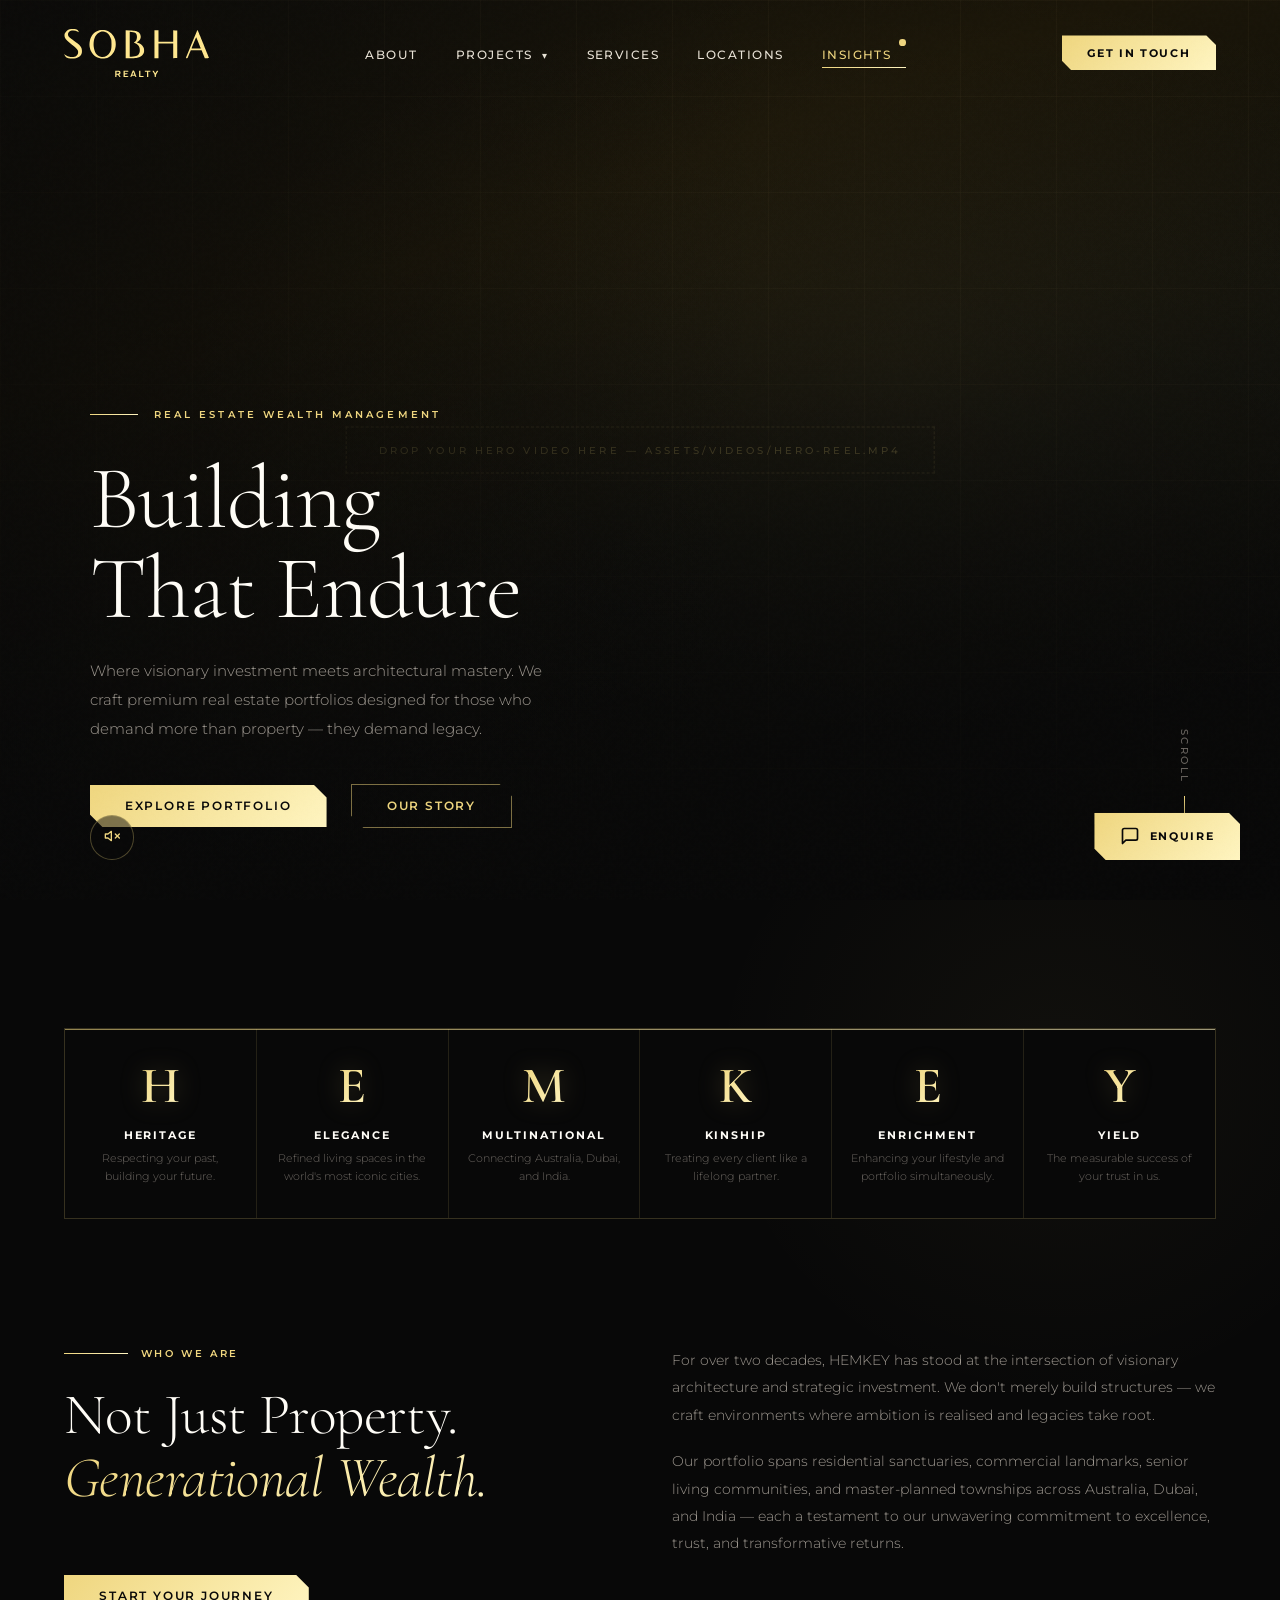
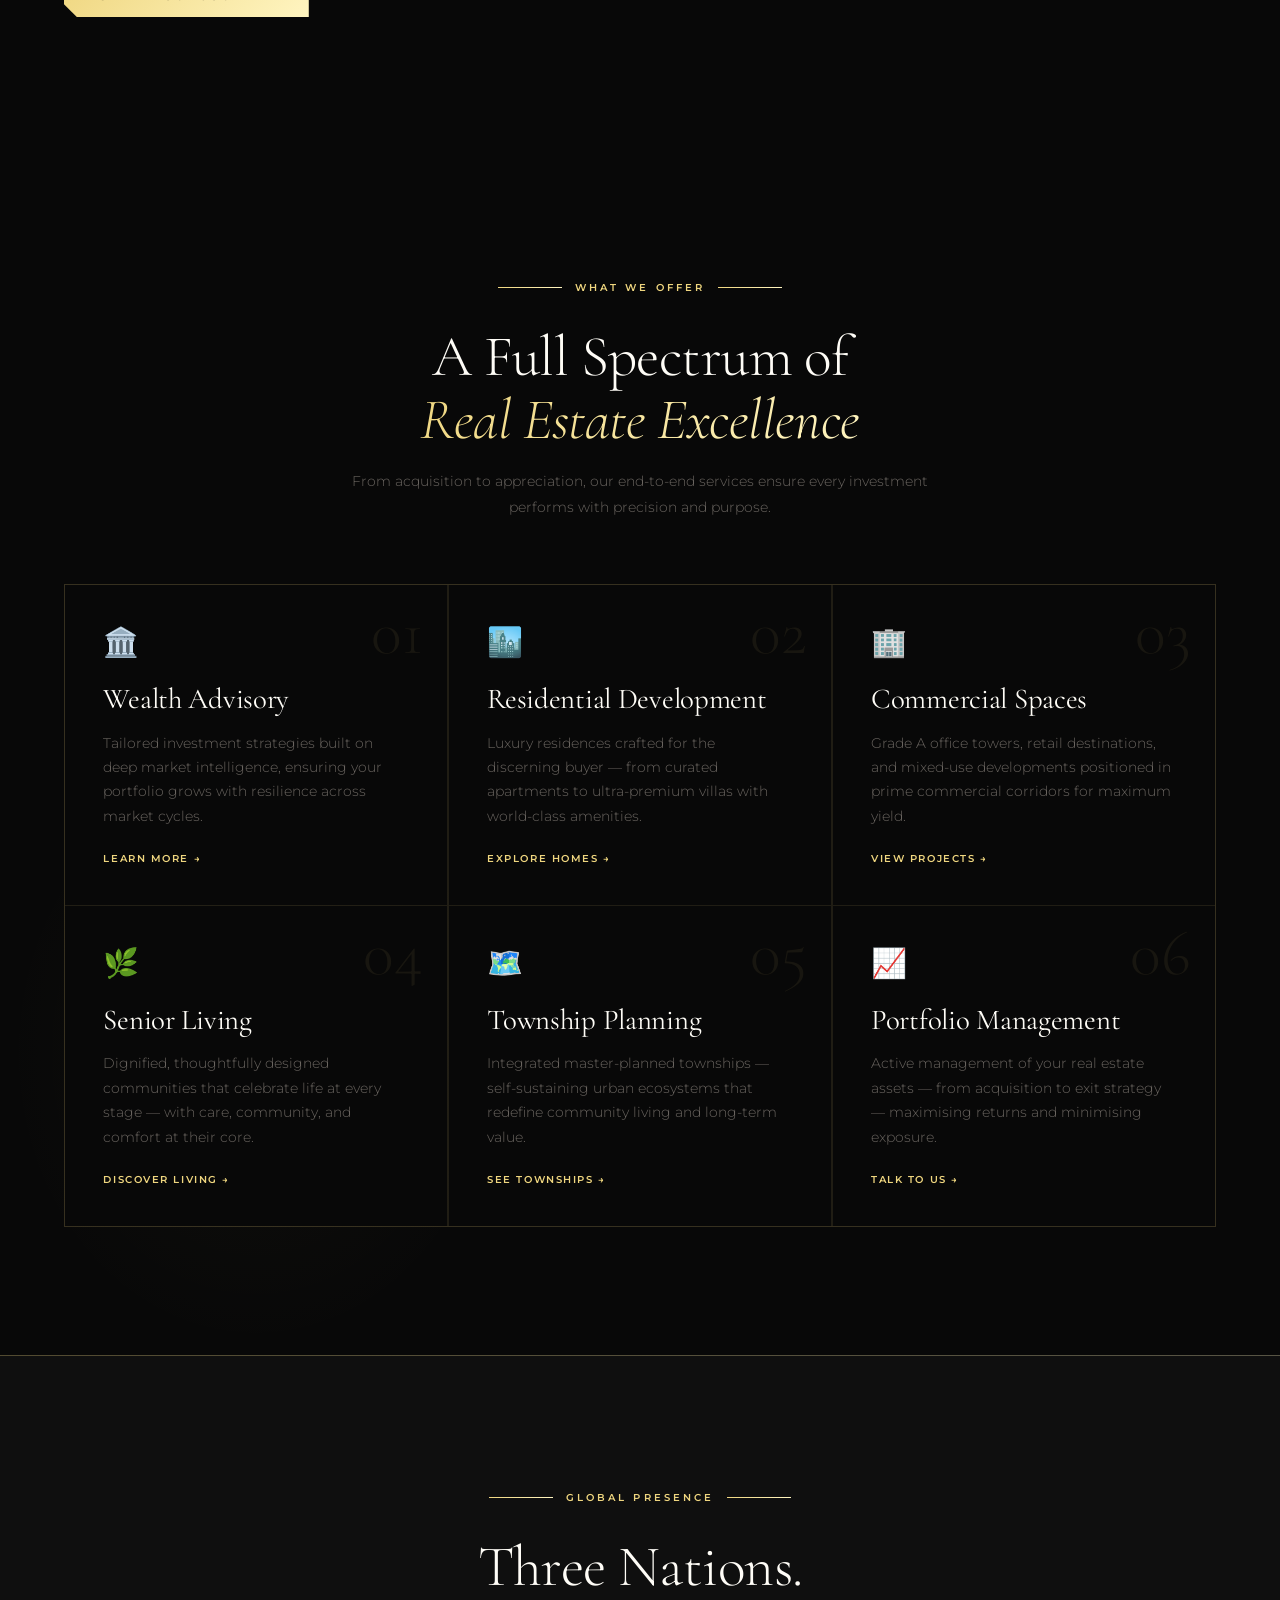
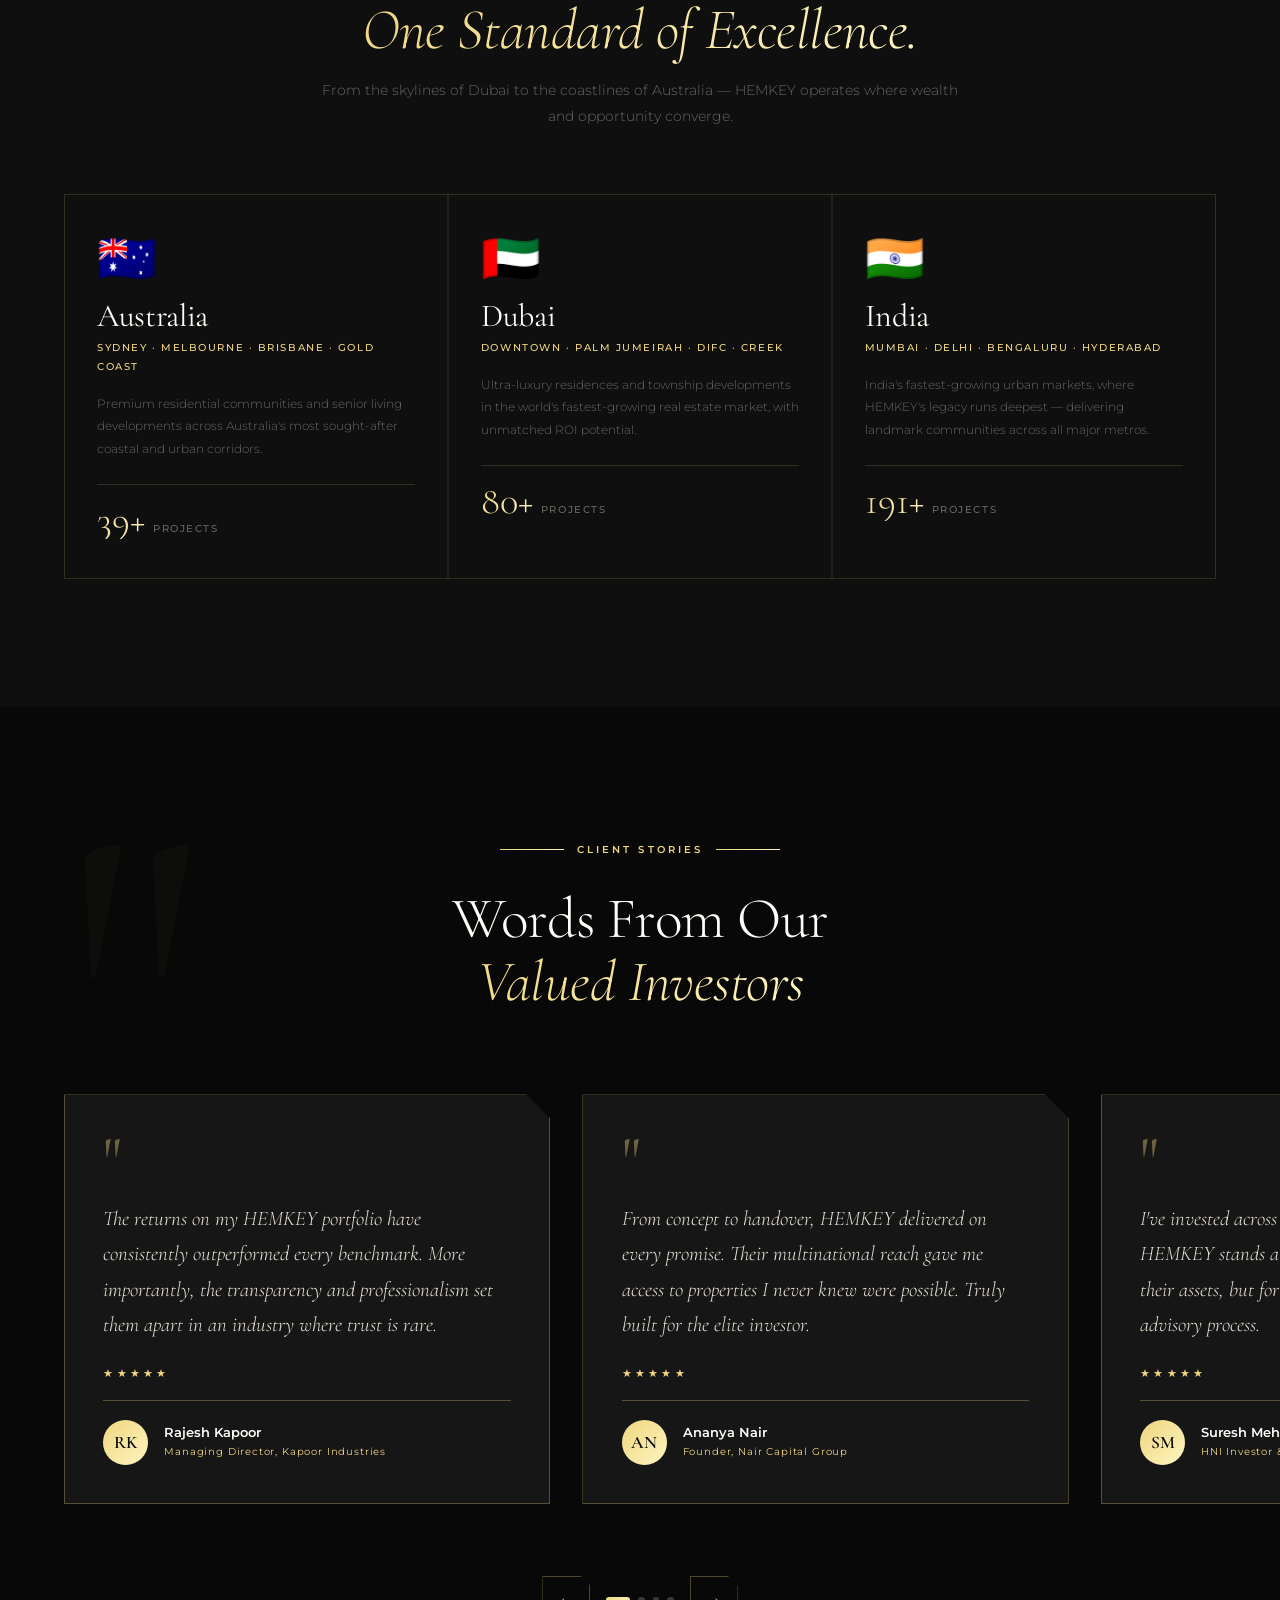
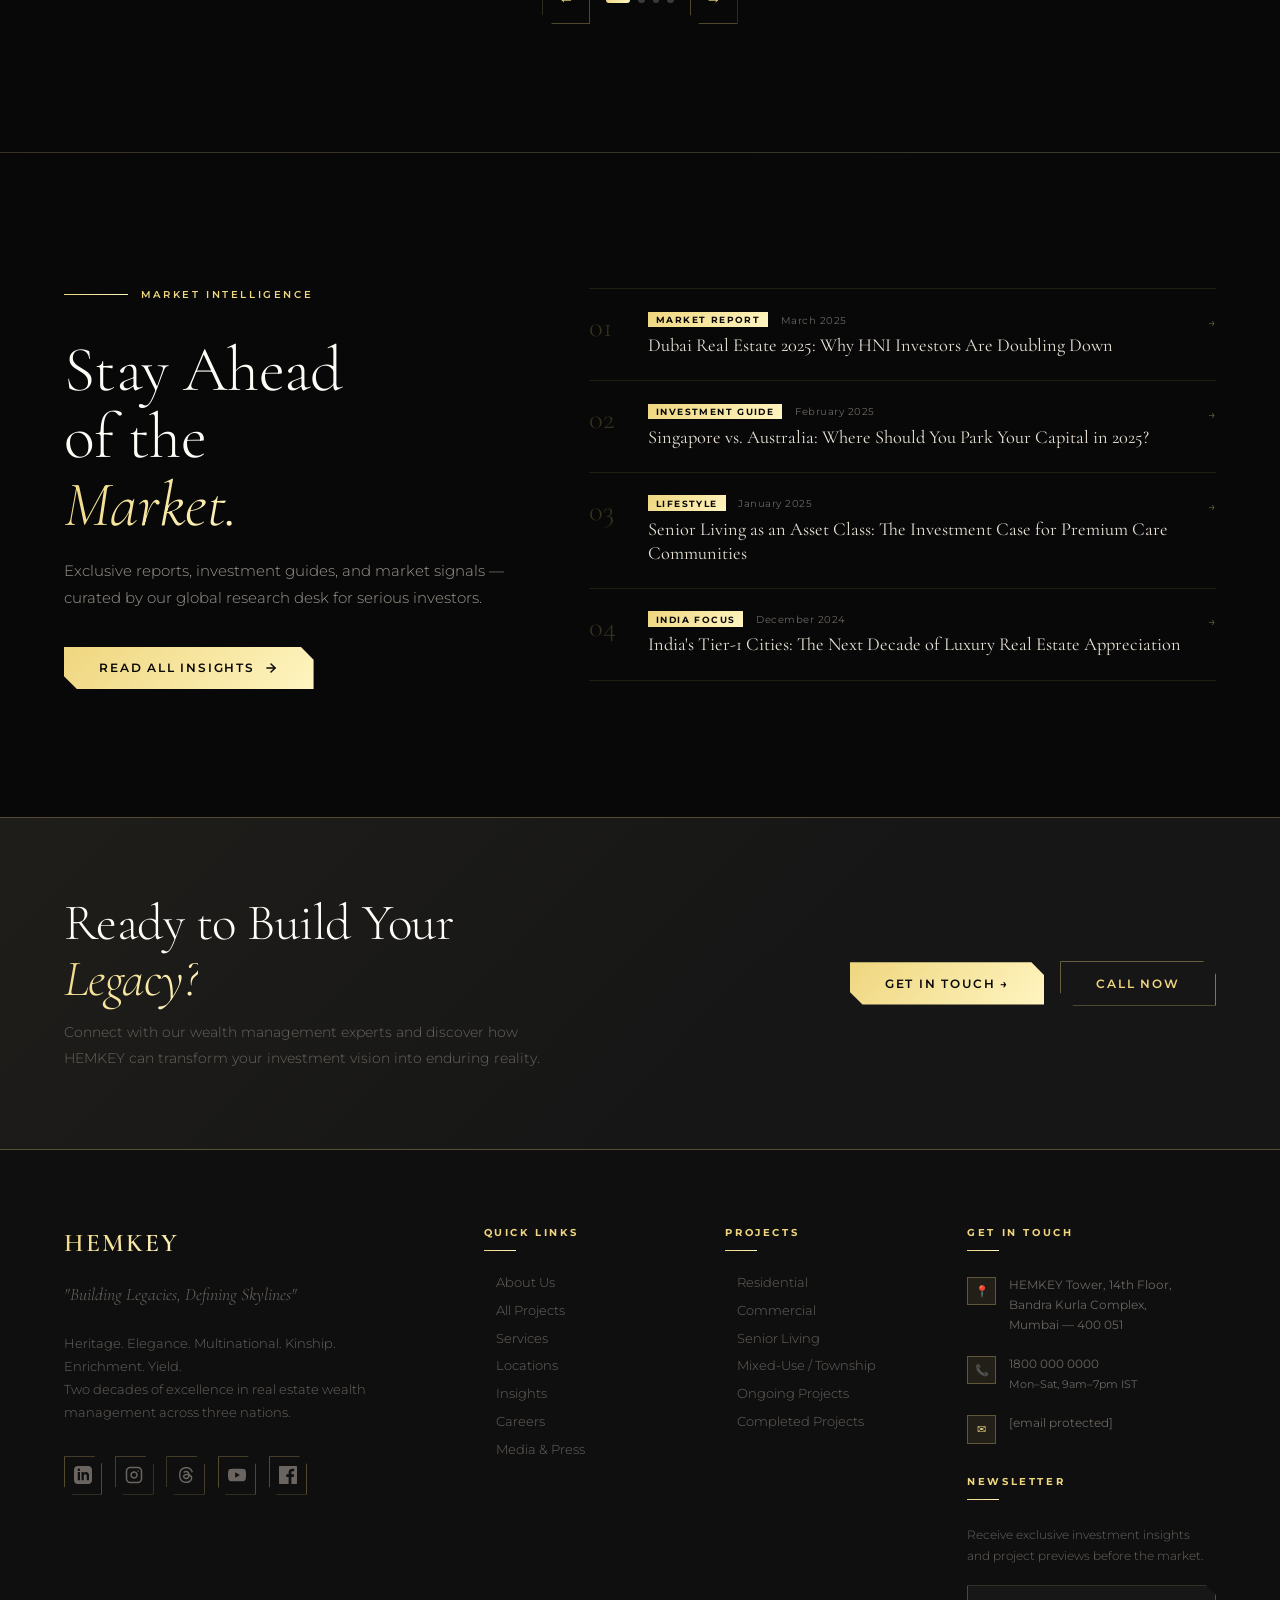
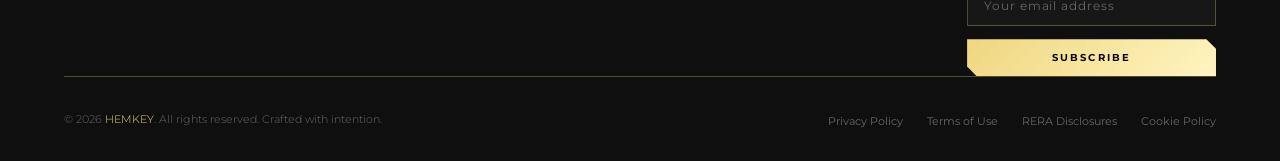
<file: index.html>
<!DOCTYPE html>
<html lang="en">
<head>
  <meta charset="UTF-8" />
  <meta name="viewport" content="width=device-width, initial-scale=1.0" />
  <meta name="description" content="HEMKEY — Premium real estate wealth management. Heritage, Elegance, Multinational, Kinship, Enrichment, Yield." />
  <title>HEMKEY — Real Estate Wealth Management</title>

  <link rel="icon" href="assets/Sobha_(company).svg" type="image/svg+xml" />

  <link rel="stylesheet" href="css/global.css" />
  <link rel="stylesheet" href="css/navbar.css" />
  <link rel="stylesheet" href="css/hero.css" />
  <link rel="stylesheet" href="css/sections.css" />
  <link rel="stylesheet" href="css/footer.css" />
</head>

<body>

  <!-- ===================== NAVBAR ===================== -->
  <header class="navbar" role="banner">

    <a href="index.html" class="navbar__logo" aria-label="HEMKEY Home">
      <img src="assets/Sobha_(company).svg" alt="HEMKEY Logo" class="navbar__logo-img" />
    </a>

    <nav aria-label="Main navigation">
      <ul class="navbar__nav">

        <li class="navbar__nav-item">
          <a href="#about" class="navbar__nav-link">About</a>
        </li>

        <li class="navbar__nav-item">
          <a href="pages/projects.html" class="navbar__nav-link has-dropdown">
            Projects <span class="chevron">▾</span>
          </a>
          <div class="navbar__dropdown" role="menu">
            <a href="pages/projects.html#residential"   class="navbar__dropdown-link" role="menuitem">Residential</a>
            <a href="pages/projects.html#commercial"    class="navbar__dropdown-link" role="menuitem">Commercial</a>
            <a href="pages/projects.html#senior-living" class="navbar__dropdown-link" role="menuitem">Senior Living</a>
            <a href="pages/projects.html#township"      class="navbar__dropdown-link" role="menuitem">Mixed-Use / Township</a>
          </div>
        </li>

        <li class="navbar__nav-item">
          <a href="pages/services.html" class="navbar__nav-link">Services</a>
        </li>

        <li class="navbar__nav-item">
          <a href="#locations" class="navbar__nav-link">Locations</a>
        </li>

        <!-- INSIGHTS — highlighted -->
        <li class="navbar__nav-item navbar__nav-item--highlight">
          <a href="pages/insights.html" class="navbar__nav-link navbar__nav-link--insights">
            Insights
            <span class="navbar__insights-dot" aria-hidden="true"></span>
          </a>
        </li>

      </ul>
    </nav>

    <a href="#enquiry" class="navbar__cta" aria-label="Get In Touch">Get In Touch</a>

    <button id="mob-toggle" aria-label="Toggle menu" aria-expanded="false">
      <span></span><span></span><span></span>
    </button>

  </header>


  <!-- ===================== MOBILE MENU ===================== -->
  <div id="mob-menu" role="dialog" aria-label="Mobile navigation" aria-modal="true">
    <nav>
      <a href="#about">About</a>
      <a href="pages/projects.html">Projects</a>
      <div class="mob-sub">
        <a href="pages/projects.html#residential">Residential</a>
        <a href="pages/projects.html#commercial">Commercial</a>
        <a href="pages/projects.html#senior-living">Senior Living</a>
        <a href="pages/projects.html#township">Mixed-Use</a>
      </div>
      <a href="pages/services.html">Services</a>
      <a href="#locations">Locations</a>
      <a href="pages/insights.html" style="background:var(--gold-gradient);-webkit-background-clip:text;-webkit-text-fill-color:transparent;background-clip:text;">Insights</a>
      <a href="#enquiry" class="mob-cta">Get In Touch</a>
    </nav>
  </div>


  <!-- ===================== HERO ===================== -->
  <section class="hero" aria-label="Hero">

    <div class="hero__video-container">
      <!--
        TO ADD VIDEO: replace div below with:
        <video class="hero__video" autoplay muted loop playsinline>
          <source src="assets/videos/hero-reel.mp4" type="video/mp4" />
        </video>
      -->
      <div class="hero__video-placeholder">
        <div class="hero__placeholder-label">
          <span>Drop your hero video here — assets/videos/hero-reel.mp4</span>
        </div>
      </div>
    </div>

    <div class="hero__overlay" aria-hidden="true"></div>
    <div class="hero__overlay-side" aria-hidden="true"></div>

    <div class="hero__content">
      <div class="hero__eyebrow">
        <span class="hero__eyebrow-line"></span>
        <span class="hero__eyebrow-text">Real Estate Wealth Management</span>
      </div>

      <h1 class="hero__title">
        Building
        <span class="hero__word-carousel" aria-label="Legacies, Skylines, Futures, Empires">
          <span class="word">Legacies</span>
          <span class="word">Skylines</span>
          <span class="word">Futures</span>
          <span class="word">Empires</span>
        </span><br />
        That Endure
      </h1>

      <p class="hero__subtitle">
        Where visionary investment meets architectural mastery.
        We craft premium real estate portfolios designed for those who demand more than property — they demand legacy.
      </p>

      <div class="hero__actions">
        <a href="pages/projects.html" class="btn-primary">Explore Portfolio</a>
        <a href="#about" class="btn-outline">Our Story</a>
      </div>
    </div>

    <div class="hero__video-controls">
      <button class="hero__mute-btn" aria-label="Toggle mute">
        <span class="hero__mute-icon">
          <svg width="16" height="16" viewBox="0 0 24 24" fill="none" stroke="currentColor" stroke-width="2" stroke-linecap="round" stroke-linejoin="round">
            <polygon points="11 5 6 9 2 9 2 15 6 15 11 19 11 5"></polygon>
            <line x1="23" y1="9" x2="17" y2="15"></line>
            <line x1="17" y1="9" x2="23" y2="15"></line>
          </svg>
        </span>
      </button>
    </div>

    <div class="hero__scroll" aria-hidden="true">
      <span class="hero__scroll-text">Scroll</span>
      <div class="hero__scroll-line"></div>
    </div>

  </section>


  <!-- ===================== ABOUT ===================== -->
  <section class="about" id="about" aria-labelledby="about-heading">
    <div class="about__inner">

      <!-- HEMKEY strip — all 6 letters in one row -->
      <div class="about__hemkey reveal">
        <div class="hemkey-strip">

          <div class="hemkey-strip__card">
            <div class="hemkey-strip__letter">H</div>
            <div class="hemkey-strip__content">
              <strong>Heritage</strong>
              <p>Respecting your past, building your future.</p>
            </div>
          </div>

          <div class="hemkey-strip__divider" aria-hidden="true"></div>

          <div class="hemkey-strip__card">
            <div class="hemkey-strip__letter">E</div>
            <div class="hemkey-strip__content">
              <strong>Elegance</strong>
              <p>Refined living spaces in the world's most iconic cities.</p>
            </div>
          </div>

          <div class="hemkey-strip__divider" aria-hidden="true"></div>

          <div class="hemkey-strip__card">
            <div class="hemkey-strip__letter">M</div>
            <div class="hemkey-strip__content">
              <strong>Multinational</strong>
              <p>Connecting Australia, Dubai, and India.</p>
            </div>
          </div>

          <div class="hemkey-strip__divider" aria-hidden="true"></div>

          <div class="hemkey-strip__card">
            <div class="hemkey-strip__letter">K</div>
            <div class="hemkey-strip__content">
              <strong>Kinship</strong>
              <p>Treating every client like a lifelong partner.</p>
            </div>
          </div>

          <div class="hemkey-strip__divider" aria-hidden="true"></div>

          <div class="hemkey-strip__card">
            <div class="hemkey-strip__letter">E</div>
            <div class="hemkey-strip__content">
              <strong>Enrichment</strong>
              <p>Enhancing your lifestyle and portfolio simultaneously.</p>
            </div>
          </div>

          <div class="hemkey-strip__divider" aria-hidden="true"></div>

          <div class="hemkey-strip__card">
            <div class="hemkey-strip__letter">Y</div>
            <div class="hemkey-strip__content">
              <strong>Yield</strong>
              <p>The measurable success of your trust in us.</p>
            </div>
          </div>

        </div>
      </div>

      <!-- About text content — 2 columns -->
      <div class="about__content about__content--cols">

        <div class="about__col-left">
          <div class="about__tag reveal">
            <span class="gold-line"></span>
            <span>Who We Are</span>
          </div>
          <h2 class="about__heading reveal reveal-delay-1" id="about-heading">
            Not Just Property.<br />
            <em>Generational Wealth.</em>
          </h2>
          <div class="reveal reveal-delay-3" style="margin-top:2.5rem;">
            <a href="pages/services.html" class="btn-primary">Start Your Journey</a>
          </div>
        </div>

        <div class="about__col-right">
          <p class="about__body reveal reveal-delay-2">
            For over two decades, HEMKEY has stood at the intersection of visionary architecture and strategic investment. We don't merely build structures — we craft environments where ambition is realised and legacies take root.
          </p>
          <p class="about__body reveal reveal-delay-2">
            Our portfolio spans residential sanctuaries, commercial landmarks, senior living communities, and master-planned townships across Australia, Dubai, and India — each a testament to our unwavering commitment to excellence, trust, and transformative returns.
          </p>
        </div>

      </div>
    </div>
  </section>


  <!-- ===================== SERVICES ===================== -->
  <section class="services" id="services" aria-labelledby="services-heading">

    <div class="section-header">
      <div class="section-tag reveal">
        <span class="gold-line"></span>
        <span>What We Offer</span>
        <span class="gold-line"></span>
      </div>
      <h2 class="section-heading reveal reveal-delay-1" id="services-heading">
        A Full Spectrum of<br /><em>Real Estate Excellence</em>
      </h2>
      <p class="section-sub reveal reveal-delay-2">
        From acquisition to appreciation, our end-to-end services ensure every investment performs with precision and purpose.
      </p>
    </div>

    <div class="services__grid">

      <div class="services__card reveal">
        <span class="services__card-number">01</span>
        <span class="services__card-icon">🏛️</span>
        <h3 class="services__card-title">Wealth Advisory</h3>
        <p class="services__card-body">Tailored investment strategies built on deep market intelligence, ensuring your portfolio grows with resilience across market cycles.</p>
        <a href="pages/services.html" class="services__card-link">Learn More →</a>
      </div>

      <div class="services__card reveal reveal-delay-1">
        <span class="services__card-number">02</span>
        <span class="services__card-icon">🏙️</span>
        <h3 class="services__card-title">Residential Development</h3>
        <p class="services__card-body">Luxury residences crafted for the discerning buyer — from curated apartments to ultra-premium villas with world-class amenities.</p>
        <a href="pages/projects.html#residential" class="services__card-link">Explore Homes →</a>
      </div>

      <div class="services__card reveal reveal-delay-2">
        <span class="services__card-number">03</span>
        <span class="services__card-icon">🏢</span>
        <h3 class="services__card-title">Commercial Spaces</h3>
        <p class="services__card-body">Grade A office towers, retail destinations, and mixed-use developments positioned in prime commercial corridors for maximum yield.</p>
        <a href="pages/projects.html#commercial" class="services__card-link">View Projects →</a>
      </div>

      <div class="services__card reveal reveal-delay-3">
        <span class="services__card-number">04</span>
        <span class="services__card-icon">🌿</span>
        <h3 class="services__card-title">Senior Living</h3>
        <p class="services__card-body">Dignified, thoughtfully designed communities that celebrate life at every stage — with care, community, and comfort at their core.</p>
        <a href="pages/projects.html#senior-living" class="services__card-link">Discover Living →</a>
      </div>

      <div class="services__card reveal reveal-delay-4">
        <span class="services__card-number">05</span>
        <span class="services__card-icon">🗺️</span>
        <h3 class="services__card-title">Township Planning</h3>
        <p class="services__card-body">Integrated master-planned townships — self-sustaining urban ecosystems that redefine community living and long-term value.</p>
        <a href="pages/projects.html#township" class="services__card-link">See Townships →</a>
      </div>

      <div class="services__card reveal reveal-delay-5">
        <span class="services__card-number">06</span>
        <span class="services__card-icon">📈</span>
        <h3 class="services__card-title">Portfolio Management</h3>
        <p class="services__card-body">Active management of your real estate assets — from acquisition to exit strategy — maximising returns and minimising exposure.</p>
        <a href="#enquiry" class="services__card-link">Talk to Us →</a>
      </div>

    </div>

  </section>


  <!-- ===================== LOCATIONS ===================== -->
  <section class="locations" id="locations" aria-labelledby="locations-heading">

    <div class="section-header">
      <div class="section-tag reveal">
        <span class="gold-line"></span>
        <span>Global Presence</span>
        <span class="gold-line"></span>
      </div>
      <h2 class="section-heading reveal reveal-delay-1" id="locations-heading">
        Three Nations.<br /><em>One Standard of Excellence.</em>
      </h2>
      <p class="section-sub reveal reveal-delay-2">
        From the skylines of Dubai to the coastlines of Australia — HEMKEY operates where wealth and opportunity converge.
      </p>
    </div>

    <div class="locations__grid locations__grid--3">

      <div class="location-card reveal">
        <div class="location-card__flag">🇦🇺</div>
        <h3 class="location-card__country">Australia</h3>
        <p class="location-card__cities">Sydney · Melbourne · Brisbane · Gold Coast</p>
        <p class="location-card__desc">Premium residential communities and senior living developments across Australia's most sought-after coastal and urban corridors.</p>
        <div class="location-card__stat">
          <span class="location-card__stat-num" data-counter data-target="48" data-suffix="+">0+</span>
          <span class="location-card__stat-label">Projects</span>
        </div>
      </div>

      <div class="location-card reveal reveal-delay-1">
        <div class="location-card__flag">🇦🇪</div>
        <h3 class="location-card__country">Dubai</h3>
        <p class="location-card__cities">Downtown · Palm Jumeirah · DIFC · Creek</p>
        <p class="location-card__desc">Ultra-luxury residences and township developments in the world's fastest-growing real estate market, with unmatched ROI potential.</p>
        <div class="location-card__stat">
          <span class="location-card__stat-num" data-counter data-target="98" data-suffix="+">0+</span>
          <span class="location-card__stat-label">Projects</span>
        </div>
      </div>

      <div class="location-card reveal reveal-delay-2">
        <div class="location-card__flag">🇮🇳</div>
        <h3 class="location-card__country">India</h3>
        <p class="location-card__cities">Mumbai · Delhi · Bengaluru · Hyderabad</p>
        <p class="location-card__desc">India's fastest-growing urban markets, where HEMKEY's legacy runs deepest — delivering landmark communities across all major metros.</p>
        <div class="location-card__stat">
          <span class="location-card__stat-num" data-counter data-target="234" data-suffix="+">0+</span>
          <span class="location-card__stat-label">Projects</span>
        </div>
      </div>

    </div>

  </section>


  <!-- ===================== TESTIMONIALS ===================== -->
  <section class="testimonials" id="testimonials" aria-labelledby="testimonials-heading">

    <div class="section-header" style="margin-bottom:3rem;">
      <div class="section-tag reveal">
        <span class="gold-line"></span>
        <span>Client Stories</span>
        <span class="gold-line"></span>
      </div>
      <h2 class="section-heading reveal reveal-delay-1" id="testimonials-heading">
        Words From Our<br /><em>Valued Investors</em>
      </h2>
    </div>

    <div class="testimonials__track-wrapper">
      <div class="testimonials__track">

        <div class="testimonial-card">
          <span class="testimonial-card__quote-icon">"</span>
          <p class="testimonial-card__text">The returns on my HEMKEY portfolio have consistently outperformed every benchmark. More importantly, the transparency and professionalism set them apart in an industry where trust is rare.</p>
          <div class="testimonial-card__stars">
            <span class="testimonial-card__star">★</span><span class="testimonial-card__star">★</span><span class="testimonial-card__star">★</span><span class="testimonial-card__star">★</span><span class="testimonial-card__star">★</span>
          </div>
          <div class="testimonial-card__author">
            <div class="testimonial-card__avatar">RK</div>
            <div>
              <span class="testimonial-card__name">Rajesh Kapoor</span>
              <span class="testimonial-card__role">Managing Director, Kapoor Industries</span>
            </div>
          </div>
        </div>

        <div class="testimonial-card">
          <span class="testimonial-card__quote-icon">"</span>
          <p class="testimonial-card__text">From concept to handover, HEMKEY delivered on every promise. Their multinational reach gave me access to properties I never knew were possible. Truly built for the elite investor.</p>
          <div class="testimonial-card__stars">
            <span class="testimonial-card__star">★</span><span class="testimonial-card__star">★</span><span class="testimonial-card__star">★</span><span class="testimonial-card__star">★</span><span class="testimonial-card__star">★</span>
          </div>
          <div class="testimonial-card__author">
            <div class="testimonial-card__avatar">AN</div>
            <div>
              <span class="testimonial-card__name">Ananya Nair</span>
              <span class="testimonial-card__role">Founder, Nair Capital Group</span>
            </div>
          </div>
        </div>

        <div class="testimonial-card">
          <span class="testimonial-card__quote-icon">"</span>
          <p class="testimonial-card__text">I've invested across real estate firms in three countries. HEMKEY stands alone — not just for the quality of their assets, but for the rigour of their investment advisory process.</p>
          <div class="testimonial-card__stars">
            <span class="testimonial-card__star">★</span><span class="testimonial-card__star">★</span><span class="testimonial-card__star">★</span><span class="testimonial-card__star">★</span><span class="testimonial-card__star">★</span>
          </div>
          <div class="testimonial-card__author">
            <div class="testimonial-card__avatar">SM</div>
            <div>
              <span class="testimonial-card__name">Suresh Mehta</span>
              <span class="testimonial-card__role">HNI Investor &amp; Philanthropist</span>
            </div>
          </div>
        </div>

        <div class="testimonial-card">
          <span class="testimonial-card__quote-icon">"</span>
          <p class="testimonial-card__text">Serenity Gardens gave my parents the dignity and luxury they deserve. A thoughtfully crafted community that understands what senior living should truly feel like.</p>
          <div class="testimonial-card__stars">
            <span class="testimonial-card__star">★</span><span class="testimonial-card__star">★</span><span class="testimonial-card__star">★</span><span class="testimonial-card__star">★</span><span class="testimonial-card__star">★</span>
          </div>
          <div class="testimonial-card__author">
            <div class="testimonial-card__avatar">PS</div>
            <div>
              <span class="testimonial-card__name">Priya Sharma</span>
              <span class="testimonial-card__role">CXO, Global Tech Solutions</span>
            </div>
          </div>
        </div>

      </div>
    </div>

    <div class="testimonials__controls">
      <button class="testimonials__btn testimonials__btn--prev" aria-label="Previous">←</button>
      <div class="testimonials__dots">
        <div class="testimonials__dot active"></div>
        <div class="testimonials__dot"></div>
        <div class="testimonials__dot"></div>
        <div class="testimonials__dot"></div>
      </div>
      <button class="testimonials__btn testimonials__btn--next" aria-label="Next">→</button>
    </div>

  </section>


  <!-- ===================== INSIGHTS TEASER ===================== -->
  <section class="insights-teaser" id="insights" aria-labelledby="insights-teaser-heading">
    <div class="insights-teaser__inner">

      <!-- Left — editorial hook -->
      <div class="insights-teaser__left reveal">
        <div class="about__tag" style="margin-bottom:1.2rem;">
          <span class="gold-line"></span>
          <span>Market Intelligence</span>
        </div>
        <h2 class="insights-teaser__title" id="insights-teaser-heading">
          Stay Ahead<br />of the<br /><em>Market.</em>
        </h2>
        <p class="insights-teaser__body">
          Exclusive reports, investment guides, and market signals — curated by our global research desk for serious investors.
        </p>
        <a href="pages/insights.html" class="btn-primary" style="margin-top:2.2rem;display:inline-flex;align-items:center;gap:.6rem;">
          Read All Insights
          <svg width="14" height="14" viewBox="0 0 24 24" fill="none" stroke="currentColor" stroke-width="2.5" stroke-linecap="round" stroke-linejoin="round"><line x1="5" y1="12" x2="19" y2="12"/><polyline points="12 5 19 12 12 19"/></svg>
        </a>
      </div>

      <!-- Right — teaser list injected by renderer.js -->
      <div class="insights-teaser__right reveal reveal-delay-2">
        <ul class="insights-teaser__list" id="index-insights-list" aria-label="Latest insights">
          <!-- Populated by renderer.js from data-insights.js -->
        </ul>
      </div>

    </div>
  </section>


  <!-- ===================== FOOTER ===================== -->
  <footer class="footer" id="contact" role="contentinfo">

    <div class="footer__cta-band">
      <div class="footer__cta-inner">
        <div class="footer__cta-text">
          <h2>Ready to Build Your<br /><em>Legacy?</em></h2>
          <p>Connect with our wealth management experts and discover how HEMKEY can transform your investment vision into enduring reality.</p>
        </div>
        <div class="footer__cta-actions">
          <a href="#enquiry" class="btn-primary">Get In Touch →</a>
          <a href="tel:+911800000000" class="btn-outline">Call Now</a>
        </div>
      </div>
    </div>

    <div class="footer__body">
      <div class="footer__grid">

        <div>
          <div class="footer__brand-logo">
            <span class="footer__brand-logo-text">HEMKEY</span>
          </div>
          <p class="footer__brand-tagline">"Building Legacies, Defining Skylines"</p>
          <p class="footer__brand-desc">
            Heritage. Elegance. Multinational. Kinship. Enrichment. Yield.<br />
            Two decades of excellence in real estate wealth management across three nations.
          </p>
          <div class="footer__socials">
            <a href="#" class="footer__social-icon" aria-label="LinkedIn">
              <svg xmlns="http://www.w3.org/2000/svg" width="18" height="18" viewBox="0 0 24 24" fill="currentColor"><path d="M19 0h-14c-2.761 0-5 2.239-5 5v14c0 2.761 2.239 5 5 5h14c2.762 0 5-2.239 5-5v-14c0-2.761-2.238-5-5-5zm-11 19h-3v-11h3v11zm-1.5-12.268c-.966 0-1.75-.79-1.75-1.764s.784-1.764 1.75-1.764 1.75.79 1.75 1.764-.783 1.764-1.75 1.764zm13.5 12.268h-3v-5.604c0-3.368-4-3.113-4 0v5.604h-3v-11h3v1.765c1.396-2.586 7-2.777 7 2.476v6.759z"/></svg>
            </a>
            <a href="#" class="footer__social-icon" aria-label="Instagram">
              <svg xmlns="http://www.w3.org/2000/svg" width="18" height="18" viewBox="0 0 24 24" fill="none" stroke="currentColor" stroke-width="2" stroke-linecap="round" stroke-linejoin="round"><rect x="2" y="2" width="20" height="20" rx="5" ry="5"></rect><path d="M16 11.37A4 4 0 1 1 12.63 8 4 4 0 0 1 16 11.37z"></path><line x1="17.5" y1="6.5" x2="17.51" y2="6.5"></line></svg>
            </a>
            <a href="#" class="footer__social-icon" aria-label="Threads">
              <svg xmlns="http://www.w3.org/2000/svg" width="16" height="16" fill="currentColor" viewBox="0 0 16 16"><path d="M6.321 6.016c-.27-.18-1.166-.802-1.166-.802.756-1.081 1.753-1.502 3.132-1.502.975 0 1.803.327 2.394.948s.928 1.509 1.005 2.644q.492.207.905.484c1.109.745 1.719 1.86 1.719 3.137 0 2.716-2.226 5.075-6.256 5.075C4.594 16 1 13.987 1 7.994 1 2.034 4.482 0 8.044 0 9.69 0 13.55.243 15 5.036l-1.36.353C12.516 1.974 10.163 1.43 8.006 1.43c-3.565 0-5.582 2.171-5.582 6.79 0 4.143 2.254 6.343 5.63 6.343 2.777 0 4.847-1.443 4.847-3.556 0-1.438-1.208-2.127-1.27-2.127-.236 1.234-.868 3.31-3.644 3.31-1.618 0-3.013-1.118-3.013-2.582 0-2.09 1.984-2.847 3.55-2.847.586 0 1.294.04 1.663.114 0-.637-.54-1.728-1.9-1.728-1.25 0-1.566.405-1.967.868ZM8.716 8.19c-2.04 0-2.304.87-2.304 1.416 0 .878 1.043 1.168 1.6 1.168 1.02 0 2.067-.282 2.232-2.423a6.2 6.2 0 0 0-1.528-.161"/></svg>
            </a>
            <a href="#" class="footer__social-icon" aria-label="YouTube">
              <svg xmlns="http://www.w3.org/2000/svg" width="18" height="18" viewBox="0 0 24 24" fill="currentColor"><path d="M23.498 6.186a3.016 3.016 0 0 0-2.122-2.136C19.505 3.545 12 3.545 12 3.545s-7.505 0-9.377.505A3.017 3.017 0 0 0 .502 6.186C0 8.07 0 12 0 12s0 3.93.502 5.814a3.016 3.016 0 0 0 2.122 2.136c1.871.505 9.376.505 9.376.505s7.505 0 9.377-.505a3.015 3.015 0 0 0 2.122-2.136C24 15.93 24 12 24 12s0-3.93-.502-5.814zM9.545 15.568V8.432L15.818 12l-6.273 3.568z"/></svg>
            </a>
            <a href="#" class="footer__social-icon" aria-label="Facebook">
              <svg xmlns="http://www.w3.org/2000/svg" width="18" height="18" viewBox="0 0 24 24" fill="currentColor"><path d="M22.675 0h-21.35c-.732 0-1.325.593-1.325 1.325v21.351c0 .731.593 1.324 1.325 1.324h11.495v-9.294h-3.128v-3.622h3.128v-2.671c0-3.1 1.893-4.788 4.659-4.788 1.325 0 2.463.099 2.795.143v3.24l-1.918.001c-1.504 0-1.795.715-1.795 1.763v2.313h3.587l-.467 3.622h-3.12v9.293h6.116c.73 0 1.323-.593 1.323-1.325v-21.35c0-.732-.593-1.325-1.325-1.325z"/></svg>
            </a>
          </div>
        </div>

        <div>
          <h3 class="footer__col-title">Quick Links</h3>
          <ul class="footer__links">
            <li><a href="#about"              class="footer__link">About Us</a></li>
            <li><a href="pages/projects.html" class="footer__link">All Projects</a></li>
            <li><a href="pages/services.html" class="footer__link">Services</a></li>
            <li><a href="#locations"          class="footer__link">Locations</a></li>
            <li><a href="pages/insights.html" class="footer__link">Insights</a></li>
            <li><a href="#"                   class="footer__link">Careers</a></li>
            <li><a href="#"                   class="footer__link">Media &amp; Press</a></li>
          </ul>
        </div>

        <div>
          <h3 class="footer__col-title">Projects</h3>
          <ul class="footer__links">
            <li><a href="pages/projects.html#residential"   class="footer__link">Residential</a></li>
            <li><a href="pages/projects.html#commercial"    class="footer__link">Commercial</a></li>
            <li><a href="pages/projects.html#senior-living" class="footer__link">Senior Living</a></li>
            <li><a href="pages/projects.html#township"      class="footer__link">Mixed-Use / Township</a></li>
            <li><a href="pages/projects.html"               class="footer__link">Ongoing Projects</a></li>
            <li><a href="pages/projects.html"               class="footer__link">Completed Projects</a></li>
          </ul>
        </div>

        <div>
          <h3 class="footer__col-title">Get in Touch</h3>

          <div class="footer__contact-item">
            <div class="footer__contact-icon">📍</div>
            <div class="footer__contact-text">
              HEMKEY Tower, 14th Floor,<br />
              Bandra Kurla Complex,<br />
              Mumbai — 400 051
            </div>
          </div>

          <div class="footer__contact-item">
            <div class="footer__contact-icon">📞</div>
            <div class="footer__contact-text">
              <a href="tel:+911800000000">1800 000 0000</a><br />
              <span style="font-size:.68rem;color:var(--text-dim);">Mon–Sat, 9am–7pm IST</span>
            </div>
          </div>

          <div class="footer__contact-item">
            <div class="footer__contact-icon">✉</div>
            <div class="footer__contact-text">
              <a href="/cdn-cgi/l/email-protection#b3d0dcddddd6d0c7f3dbd6ded8d6ca9dd0dcde"><span class="__cf_email__" data-cfemail="3655595858535542765e535b5d534f1855595b">[email&#160;protected]</span></a>
            </div>
          </div>

          <h3 class="footer__col-title" style="margin-top:2rem;">Newsletter</h3>
          <p class="footer__newsletter-text">Receive exclusive investment insights and project previews before the market.</p>
          <form class="footer__newsletter-form" novalidate>
            <input type="email" class="footer__newsletter-input" placeholder="Your email address" required aria-label="Email for newsletter" />
            <button type="submit" class="footer__newsletter-btn">Subscribe</button>
          </form>
        </div>

      </div>

      <div class="footer__bottom">
        <p class="footer__copyright">© 2026 <span>HEMKEY</span>. All rights reserved. Crafted with intention.</p>
        <ul class="footer__legal">
          <li><a href="#">Privacy Policy</a></li>
          <li><a href="#">Terms of Use</a></li>
          <li><a href="#">RERA Disclosures</a></li>
          <li><a href="#">Cookie Policy</a></li>
        </ul>
      </div>

    </div>
  </footer>


  <!-- ===================== STICKY ENQUIRY FAB ===================== -->
  <button class="enquiry-fab" id="enquiry-fab-btn" aria-label="Open enquiry form">
    <svg width="20" height="20" viewBox="0 0 24 24" fill="none" stroke="currentColor" stroke-width="2" stroke-linecap="round" stroke-linejoin="round">
      <path d="M21 15a2 2 0 0 1-2 2H7l-4 4V5a2 2 0 0 1 2-2h14a2 2 0 0 1 2 2z"></path>
    </svg>
    <span>Enquire</span>
  </button>


  <!-- ===================== ENQUIRY MODAL ===================== -->
  <div class="enquiry-modal" id="enquiry" role="dialog" aria-label="Enquiry Form" aria-modal="true">
    <div class="enquiry-modal__backdrop" id="enquiry-backdrop"></div>
    <div class="enquiry-modal__panel">

      <button class="enquiry-modal__close" id="enquiry-close" aria-label="Close enquiry">
        <svg width="18" height="18" viewBox="0 0 24 24" fill="none" stroke="currentColor" stroke-width="2" stroke-linecap="round" stroke-linejoin="round">
          <line x1="18" y1="6" x2="6" y2="18"></line>
          <line x1="6" y1="6" x2="18" y2="18"></line>
        </svg>
      </button>

      <div class="enquiry-modal__header">
        <span class="enquiry-modal__eyebrow">Let's Connect</span>
        <h2 class="enquiry-modal__title">Start Your<br /><em>Journey</em></h2>
        <p class="enquiry-modal__sub">Our advisors will reach out within 24 hours.</p>
      </div>

      <form class="enquiry-modal__form" id="enquiry-form" novalidate>

        <div class="enquiry-modal__field">
          <label for="enq-name">Full Name</label>
          <input type="text" id="enq-name" name="name" placeholder="Your full name" autocomplete="name" />
        </div>

        <div class="enquiry-modal__field">
          <label for="enq-phone">Phone Number <span class="required-star">*</span></label>
          <input type="tel" id="enq-phone" name="phone" placeholder="+91 98765 43210" required autocomplete="tel" />
          <span class="enquiry-modal__error" id="phone-error">Please enter a valid phone number.</span>
        </div>

        <div class="enquiry-modal__field">
          <label for="enq-email">Email Address <span class="optional-tag">(Optional)</span></label>
          <input type="email" id="enq-email" name="email" placeholder="you@example.com" autocomplete="email" />
        </div>

        <div class="enquiry-modal__field">
          <label for="enq-interest">I'm Interested In</label>
          <select id="enq-interest" name="interest">
            <option value="">Select a category</option>
            <option value="residential">Residential</option>
            <option value="commercial">Commercial</option>
            <option value="senior">Senior Living</option>
            <option value="township">Township / Mixed-Use</option>
            <option value="advisory">Wealth Advisory</option>
            <option value="portfolio">Portfolio Management</option>
          </select>
        </div>

        <div class="enquiry-modal__field">
          <label for="enq-comments">Comments / Message <span class="optional-tag">(Optional)</span></label>
          <textarea id="enq-comments" name="comments" rows="3" placeholder="Tell us about your investment goals, budget, or any questions…"></textarea>
        </div>

        <button type="submit" class="enquiry-modal__submit">
          Send Enquiry
          <svg width="16" height="16" viewBox="0 0 24 24" fill="none" stroke="currentColor" stroke-width="2" stroke-linecap="round" stroke-linejoin="round">
            <line x1="5" y1="12" x2="19" y2="12"></line>
            <polyline points="12 5 19 12 12 19"></polyline>
          </svg>
        </button>

        <p class="enquiry-modal__privacy">🔒 Your information is private and never shared with third parties.</p>

      </form>

      <div class="enquiry-modal__success" id="enquiry-success" style="display:none;">
        <div class="enquiry-modal__success-icon">✓</div>
        <h3>Thank You!</h3>
        <p>Your enquiry has been received. One of our advisors will contact you within 24 hours.</p>
      </div>

    </div>
  </div>



  <!-- Scripts — data files must load before renderer.js -->
  <script src="js/data/projects-data.js"></script>
  <script src="js/data/insights-data.js"></script>
  <script src="js/navbar.js"></script>
  <script src="js/video.js"></script>
  <script src="js/animations.js"></script>
  <script src="js/renderer.js"></script>
  <script src="js/enquiry.js"></script>

</body>
</html>
</file>
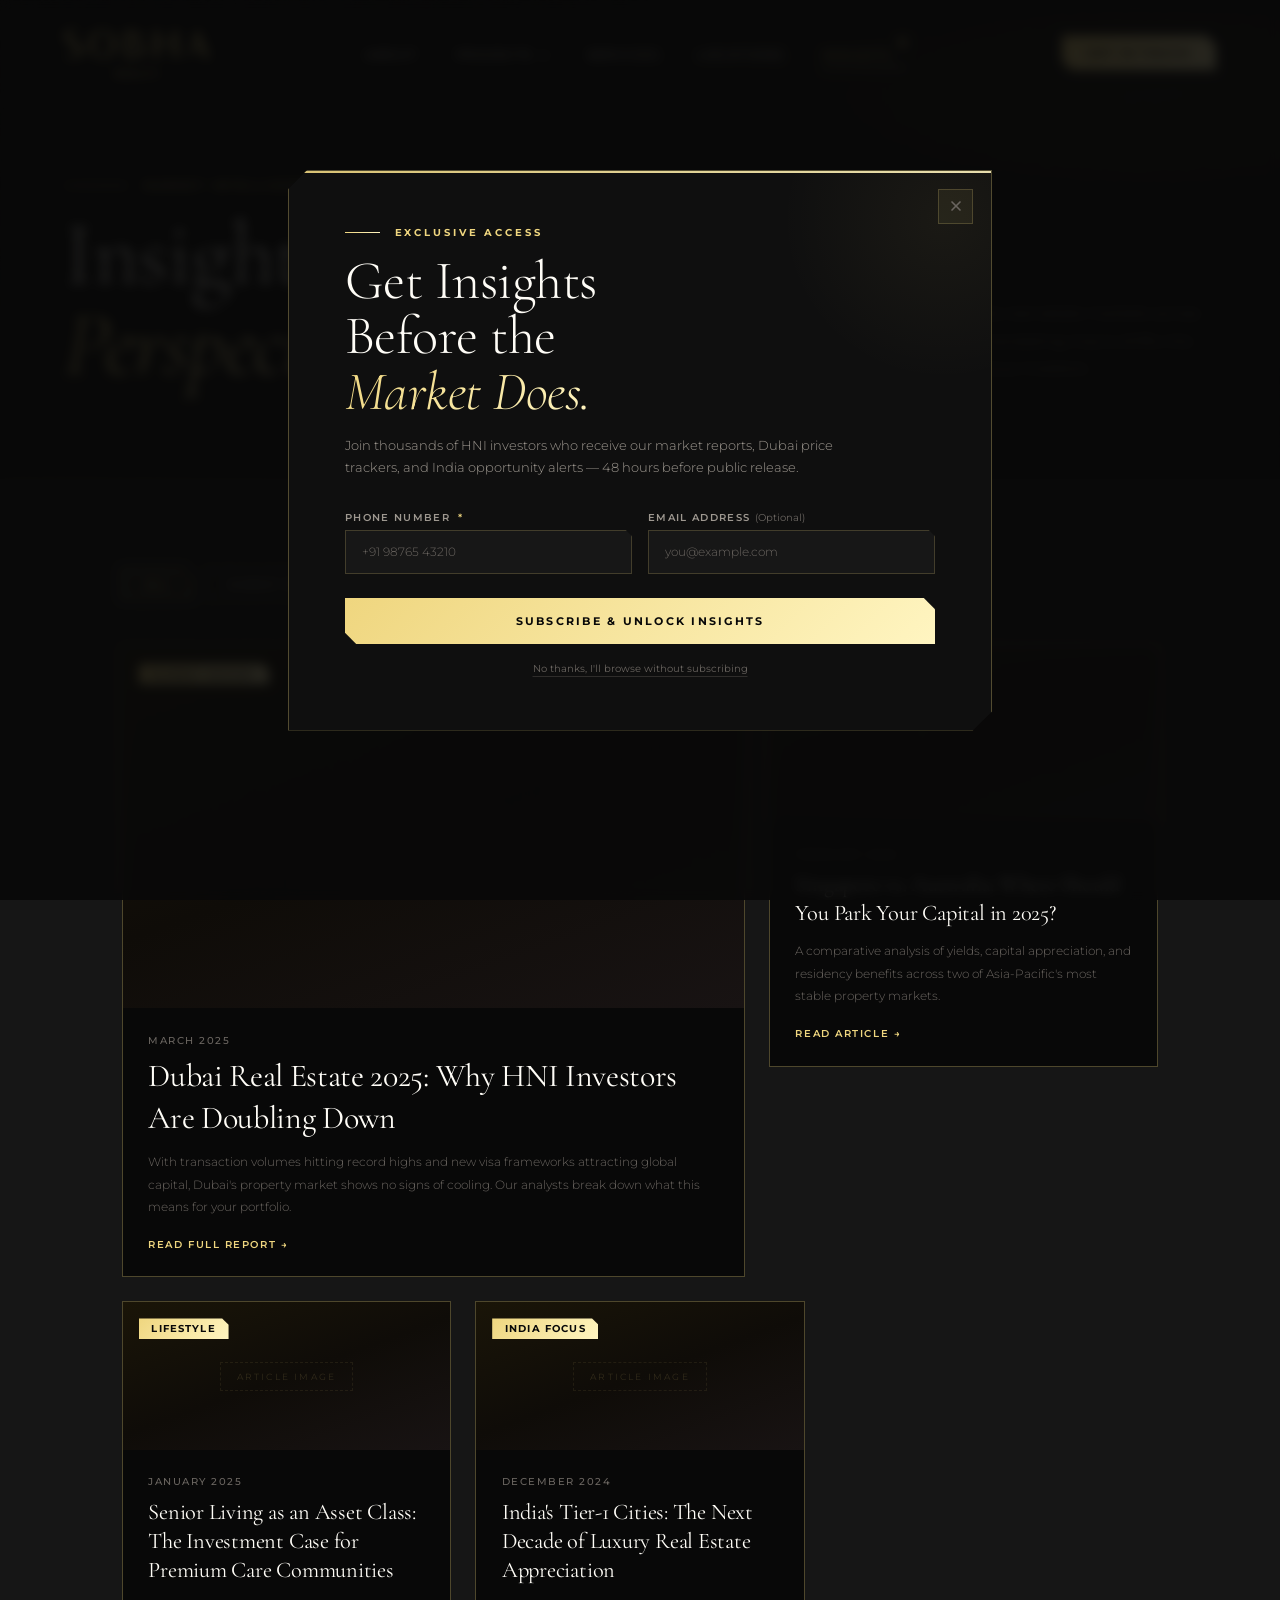
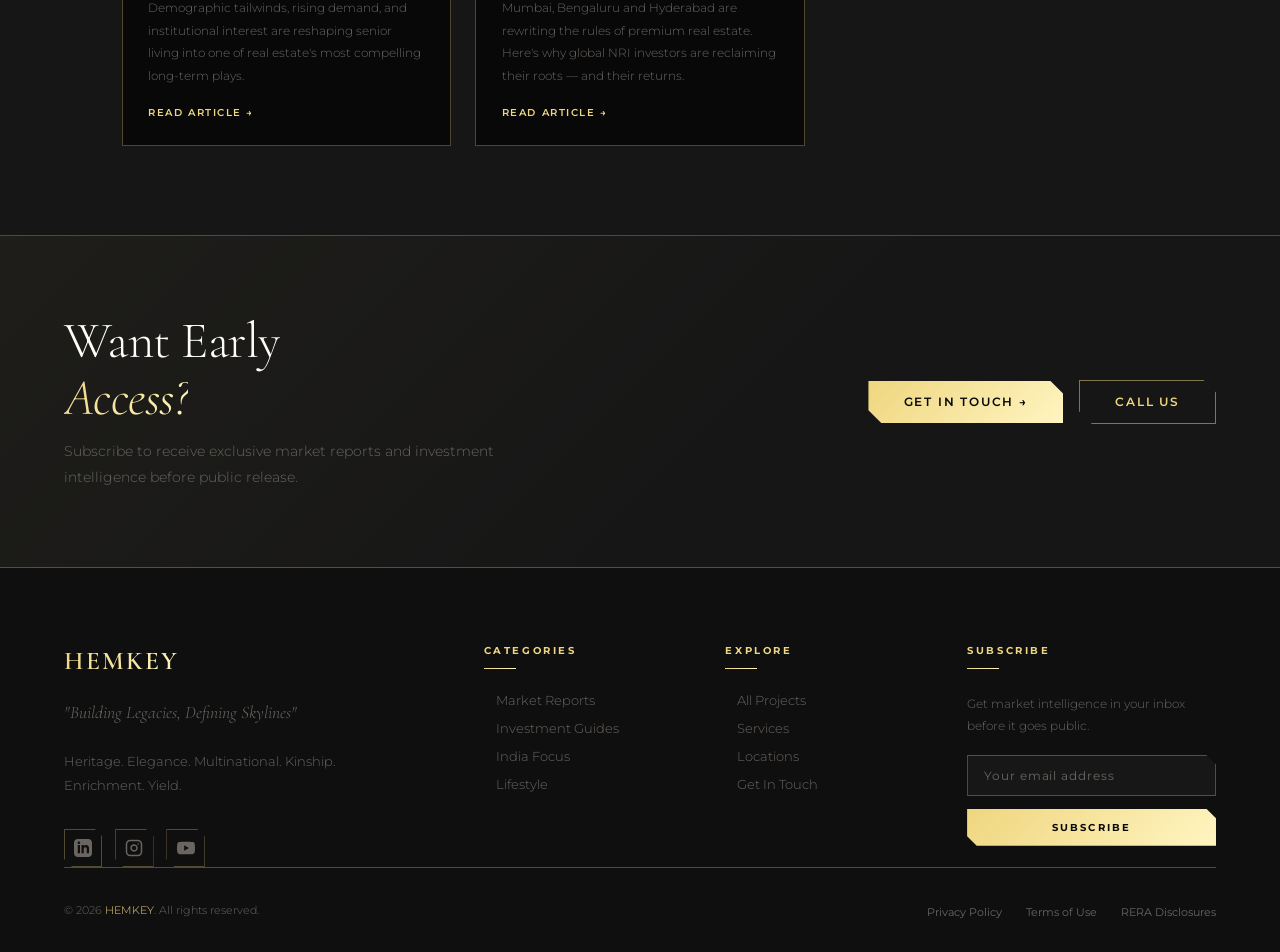
<file: pages/insights.html>
<!DOCTYPE html>
<html lang="en">
<head>
  <meta charset="UTF-8" />
  <meta name="viewport" content="width=device-width, initial-scale=1.0" />
  <meta name="description" content="HEMKEY Insights — Market intelligence, investment guides, and real estate perspectives." />
  <title>Insights — HEMKEY Real Estate</title>

  <link rel="icon" href="../assets/Sobha_(company).svg" type="image/svg+xml" />

  <!-- Shared stylesheets -->
  <link rel="stylesheet" href="../css/global.css" />
  <link rel="stylesheet" href="../css/navbar.css" />
  <link rel="stylesheet" href="../css/sections.css" />
  <link rel="stylesheet" href="../css/footer.css" />

  <!-- Page-specific stylesheet -->
  <link rel="stylesheet" href="../css/insights.css" />
</head>

<body>

  <!-- ===================== NAVBAR ===================== -->
  <header class="navbar" role="banner">

    <a href="../index.html" class="navbar__logo" aria-label="HEMKEY Home">
      <img src="../assets/Sobha_(company).svg" alt="HEMKEY Logo" class="navbar__logo-img" />
    </a>

    <nav aria-label="Main navigation">
      <ul class="navbar__nav">

        <li class="navbar__nav-item">
          <a href="../index.html#about" class="navbar__nav-link">About</a>
        </li>

        <li class="navbar__nav-item">
          <a href="projects.html" class="navbar__nav-link has-dropdown">
            Projects <span class="chevron">▾</span>
          </a>
          <div class="navbar__dropdown" role="menu">
            <a href="projects.html#residential"   class="navbar__dropdown-link" role="menuitem">Residential</a>
            <a href="projects.html#commercial"    class="navbar__dropdown-link" role="menuitem">Commercial</a>
            <a href="projects.html#senior-living" class="navbar__dropdown-link" role="menuitem">Senior Living</a>
            <a href="projects.html#township"      class="navbar__dropdown-link" role="menuitem">Mixed-Use / Township</a>
          </div>
        </li>

        <li class="navbar__nav-item">
          <a href="services.html" class="navbar__nav-link">Services</a>
        </li>

        <li class="navbar__nav-item">
          <a href="../index.html#locations" class="navbar__nav-link">Locations</a>
        </li>

        <li class="navbar__nav-item">
          <a href="insights.html" class="navbar__nav-link navbar__nav-link--insights">
            Insights
            <span class="navbar__insights-dot" aria-hidden="true"></span>
          </a>
        </li>

      </ul>
    </nav>

    <a href="../index.html#enquiry" class="navbar__cta">Get In Touch</a>

    <button id="mob-toggle" aria-label="Toggle menu" aria-expanded="false">
      <span></span><span></span><span></span>
    </button>

  </header>

  <div id="mob-menu" role="dialog" aria-label="Mobile navigation" aria-modal="true">
    <nav>
      <a href="../index.html#about">About</a>
      <a href="projects.html">Projects</a>
      <div class="mob-sub">
        <a href="projects.html#residential">Residential</a>
        <a href="projects.html#commercial">Commercial</a>
        <a href="projects.html#senior-living">Senior Living</a>
        <a href="projects.html#township">Mixed-Use</a>
      </div>
      <a href="services.html">Services</a>
      <a href="../index.html#locations">Locations</a>
      <a href="insights.html" class="mob-insights-link">Insights</a>
      <a href="../index.html#enquiry" class="mob-cta">Get In Touch</a>
    </nav>
  </div>


  <!-- ===================== PAGE HERO ===================== -->
  <section class="page-hero">
    <div class="page-hero__inner">

      <div>
        <div class="page-hero__tag">
          <span class="gold-line"></span>
          <span>Market Intelligence</span>
        </div>
        <h1 class="page-hero__title">
          Insights &amp;<br /><em>Perspectives</em>
        </h1>
      </div>

      <div class="page-hero__meta">
        <p class="page-hero__sub">
          Our global research desk tracks real estate markets across Australia, Dubai, and India —
          translating macro shifts into actionable intelligence for serious investors.
        </p>
      </div>

    </div>
  </section>


  <!-- ===================== INSIGHTS GRID ===================== -->
  <!--
    Cards injected by renderer.js from js/data-insights.js.
    To add a new article: open js/data-insights.js and push a new object into the array.
  -->
  <section class="insights-page" aria-labelledby="insights-page-heading">
    <div class="insights-page__inner">

      <div class="insights-filter" role="group" aria-label="Filter by category">
        <button class="insights-filter__btn active" data-filter="all">All</button>
        <button class="insights-filter__btn" data-filter="Market Report">Market Reports</button>
        <button class="insights-filter__btn" data-filter="Investment Guide">Investment Guides</button>
        <button class="insights-filter__btn" data-filter="India Focus">India Focus</button>
        <button class="insights-filter__btn" data-filter="Lifestyle">Lifestyle</button>
      </div>

      <div class="insights-grid" id="insights-page-grid">
        <div class="insights-loading">Loading insights…</div>
      </div>

      <div class="insights-grid-secondary" id="insights-page-grid-secondary"></div>

    </div>
  </section>


  <!-- ===================== FOOTER ===================== -->
  <footer class="footer" role="contentinfo">

    <div class="footer__cta-band">
      <div class="footer__cta-inner">
        <div class="footer__cta-text">
          <h2>Want Early<br /><em>Access?</em></h2>
          <p>Subscribe to receive exclusive market reports and investment intelligence before public release.</p>
        </div>
        <div class="footer__cta-actions">
          <a href="../index.html#enquiry" class="btn-primary">Get In Touch →</a>
          <a href="tel:+911800000000" class="btn-outline">Call Us</a>
        </div>
      </div>
    </div>

    <div class="footer__body">
      <div class="footer__grid">

        <div>
          <div class="footer__brand-logo"><span class="footer__brand-logo-text">HEMKEY</span></div>
          <p class="footer__brand-tagline">"Building Legacies, Defining Skylines"</p>
          <p class="footer__brand-desc">Heritage. Elegance. Multinational. Kinship. Enrichment. Yield.</p>
          <div class="footer__socials">
            <a href="#" class="footer__social-icon" aria-label="LinkedIn">
              <svg xmlns="http://www.w3.org/2000/svg" width="18" height="18" viewBox="0 0 24 24" fill="currentColor"><path d="M19 0h-14c-2.761 0-5 2.239-5 5v14c0 2.761 2.239 5 5 5h14c2.762 0 5-2.239 5-5v-14c0-2.761-2.238-5-5-5zm-11 19h-3v-11h3v11zm-1.5-12.268c-.966 0-1.75-.79-1.75-1.764s.784-1.764 1.75-1.764 1.75.79 1.75 1.764-.783 1.764-1.75 1.764zm13.5 12.268h-3v-5.604c0-3.368-4-3.113-4 0v5.604h-3v-11h3v1.765c1.396-2.586 7-2.777 7 2.476v6.759z"/></svg>
            </a>
            <a href="#" class="footer__social-icon" aria-label="Instagram">
              <svg xmlns="http://www.w3.org/2000/svg" width="18" height="18" viewBox="0 0 24 24" fill="none" stroke="currentColor" stroke-width="2" stroke-linecap="round" stroke-linejoin="round"><rect x="2" y="2" width="20" height="20" rx="5" ry="5"></rect><path d="M16 11.37A4 4 0 1 1 12.63 8 4 4 0 0 1 16 11.37z"></path><line x1="17.5" y1="6.5" x2="17.51" y2="6.5"></line></svg>
            </a>
            <a href="#" class="footer__social-icon" aria-label="YouTube">
              <svg xmlns="http://www.w3.org/2000/svg" width="18" height="18" viewBox="0 0 24 24" fill="currentColor"><path d="M23.498 6.186a3.016 3.016 0 0 0-2.122-2.136C19.505 3.545 12 3.545 12 3.545s-7.505 0-9.377.505A3.017 3.017 0 0 0 .502 6.186C0 8.07 0 12 0 12s0 3.93.502 5.814a3.016 3.016 0 0 0 2.122 2.136c1.871.505 9.376.505 9.376.505s7.505 0 9.377-.505a3.015 3.015 0 0 0 2.122-2.136C24 15.93 24 12 24 12s0-3.93-.502-5.814zM9.545 15.568V8.432L15.818 12l-6.273 3.568z"/></svg>
            </a>
          </div>
        </div>

        <div>
          <h3 class="footer__col-title">Categories</h3>
          <ul class="footer__links">
            <li><a href="#" class="footer__link">Market Reports</a></li>
            <li><a href="#" class="footer__link">Investment Guides</a></li>
            <li><a href="#" class="footer__link">India Focus</a></li>
            <li><a href="#" class="footer__link">Lifestyle</a></li>
          </ul>
        </div>

        <div>
          <h3 class="footer__col-title">Explore</h3>
          <ul class="footer__links">
            <li><a href="projects.html"          class="footer__link">All Projects</a></li>
            <li><a href="services.html"           class="footer__link">Services</a></li>
            <li><a href="../index.html#locations" class="footer__link">Locations</a></li>
            <li><a href="../index.html#enquiry"   class="footer__link">Get In Touch</a></li>
          </ul>
        </div>

        <div>
          <h3 class="footer__col-title">Subscribe</h3>
          <p class="footer__newsletter-text">Get market intelligence in your inbox before it goes public.</p>
          <form class="footer__newsletter-form" novalidate>
            <input type="email" class="footer__newsletter-input" placeholder="Your email address" required aria-label="Email for newsletter" />
            <button type="submit" class="footer__newsletter-btn">Subscribe</button>
          </form>
        </div>

      </div>

      <div class="footer__bottom">
        <p class="footer__copyright">© 2026 <span>HEMKEY</span>. All rights reserved.</p>
        <ul class="footer__legal">
          <li><a href="#">Privacy Policy</a></li>
          <li><a href="#">Terms of Use</a></li>
          <li><a href="#">RERA Disclosures</a></li>
        </ul>
      </div>
    </div>

  </footer>


  <!-- ===================== SUBSCRIBE POPUP ===================== -->
  <!--
    Shown on page load via insights.js (800ms delay).
    Uses sessionStorage — shown only once per session.
    CSS: css/insights.css   JS: js/insights.js
  -->
  <div class="subscribe-modal" id="subscribe-modal" role="dialog" aria-label="Subscribe to HEMKEY Insights" aria-modal="true">

    <div class="subscribe-modal__backdrop"></div>

    <div class="subscribe-modal__panel">

      <button class="subscribe-modal__close" id="subscribe-close" aria-label="Close">
        <svg width="16" height="16" viewBox="0 0 24 24" fill="none" stroke="currentColor" stroke-width="2.5" stroke-linecap="round" stroke-linejoin="round">
          <line x1="18" y1="6" x2="6" y2="18"></line>
          <line x1="6" y1="6" x2="18" y2="18"></line>
        </svg>
      </button>

      <!-- Form state -->
      <div id="subscribe-form-wrap">

        <span class="subscribe-modal__eyebrow">Exclusive Access</span>

        <h2 class="subscribe-modal__title">
          Get Insights<br />Before the<br /><em>Market Does.</em>
        </h2>

        <p class="subscribe-modal__sub">
          Join thousands of HNI investors who receive our market reports, Dubai price trackers,
          and India opportunity alerts — 48 hours before public release.
        </p>

        <form id="subscribe-form" novalidate>

          <div class="subscribe-modal__row">

            <div class="subscribe-modal__field">
              <label for="sub-phone">
                Phone Number
                <span class="required-star" style="color:var(--gold-start);margin-left:.2rem;">*</span>
              </label>
              <input
                type="tel"
                id="sub-phone"
                name="phone"
                placeholder="+91 98765 43210"
                required
                autocomplete="tel"
              />
              <span class="subscribe-modal__error" id="sub-phone-error">
                Please enter a valid phone number.
              </span>
            </div>

            <div class="subscribe-modal__field">
              <label for="sub-email">
                Email Address
                <span class="optional-tag">(Optional)</span>
              </label>
              <input
                type="email"
                id="sub-email"
                name="email"
                placeholder="you@example.com"
                autocomplete="email"
              />
            </div>

          </div>

          <button type="submit" class="subscribe-modal__submit">
            Subscribe &amp; Unlock Insights
          </button>

        </form>

        <span class="subscribe-modal__skip" id="subscribe-skip" role="button" tabindex="0">
          No thanks, I'll browse without subscribing
        </span>

      </div>

      <!-- Success state -->
      <div class="subscribe-modal__success" id="subscribe-success" style="display:none;">
        <div class="subscribe-modal__success-icon">✓</div>
        <h3>You're In.</h3>
        <p>Welcome to the inner circle. Your first market report lands within 24 hours.</p>
      </div>

    </div>
  </div>


  <!-- ===================== SCRIPTS ===================== -->
  <!--
    Load order: data files first → shared utilities → renderer → page script
  -->
  <script src="../js/data/projects-data.js"></script>
  <script src="../js/data/insights-data.js"></script>
  <script src="../js/navbar.js"></script>
  <script src="../js/animations.js"></script>
  <script src="../js/renderer.js"></script>

  <!-- Page-specific script (subscribe modal + filter) -->
  <script src="../js/insights.js"></script>

</body>
</html>
</file>
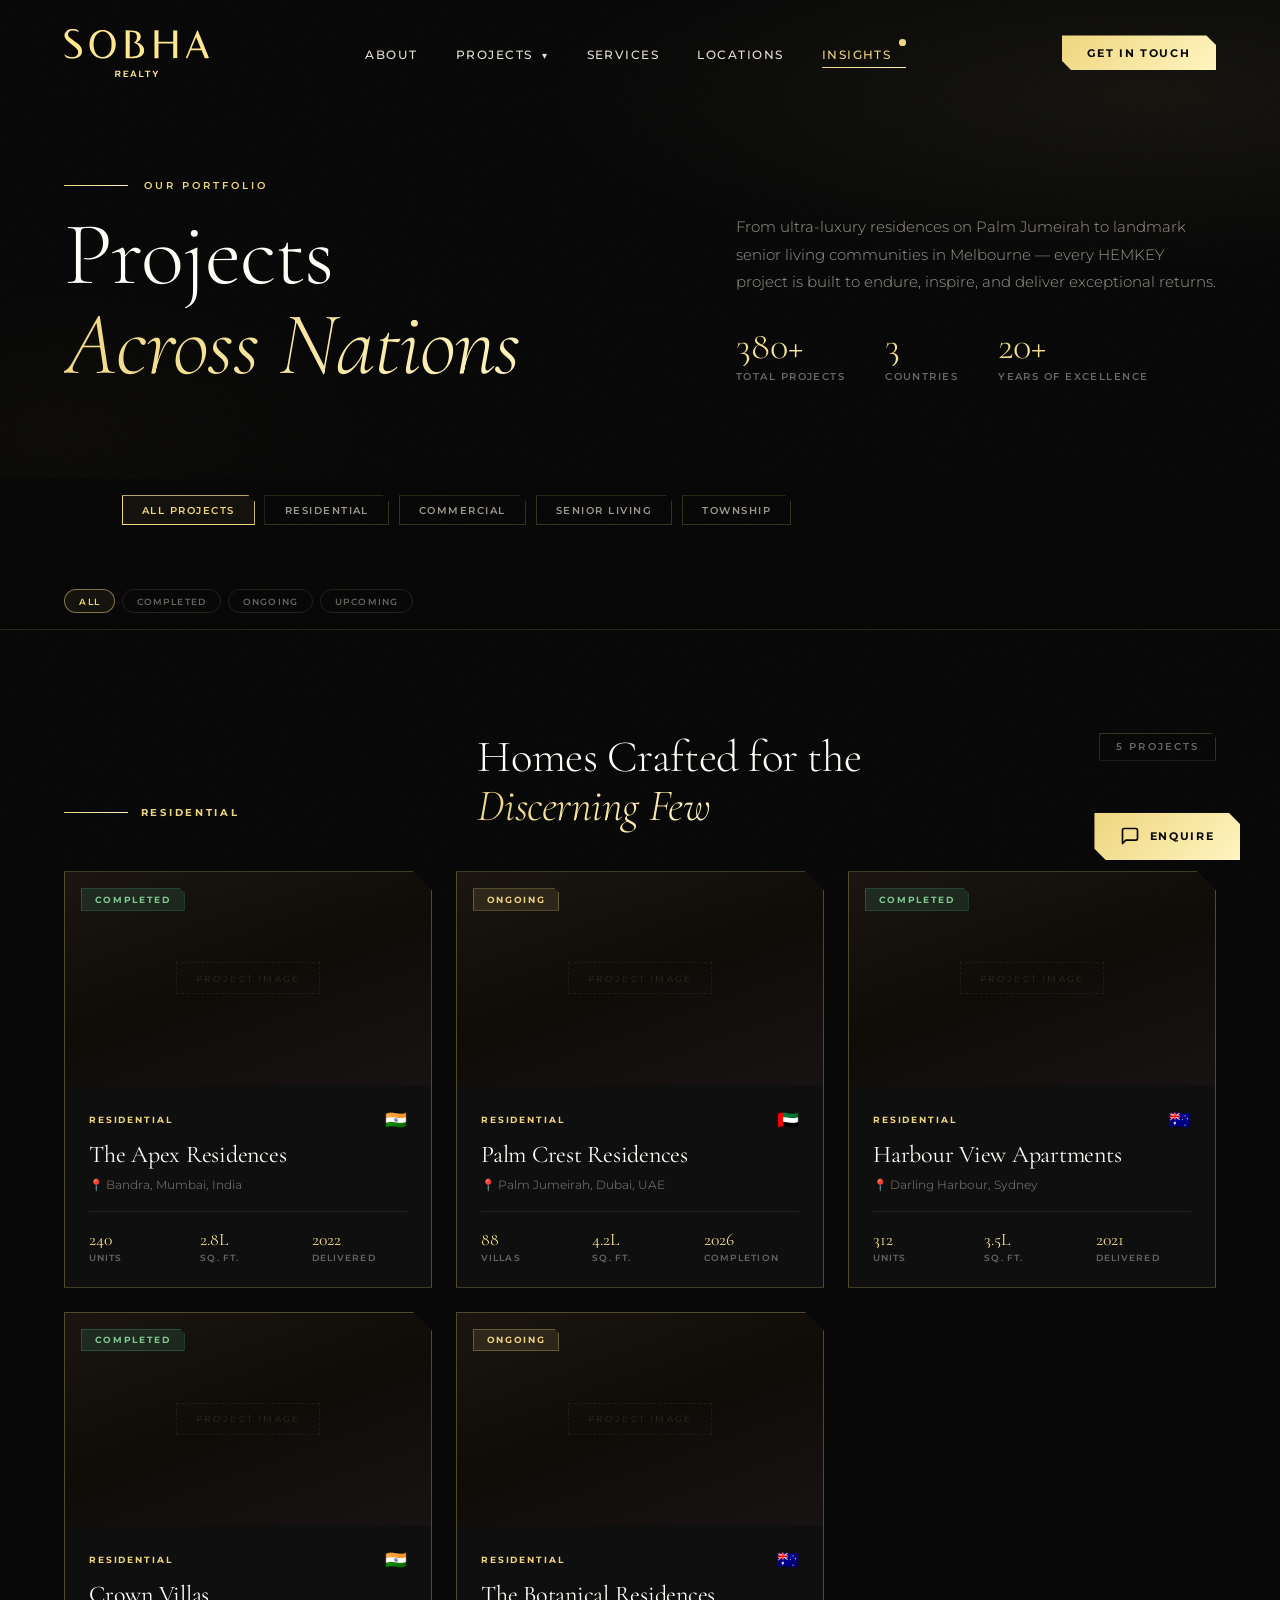
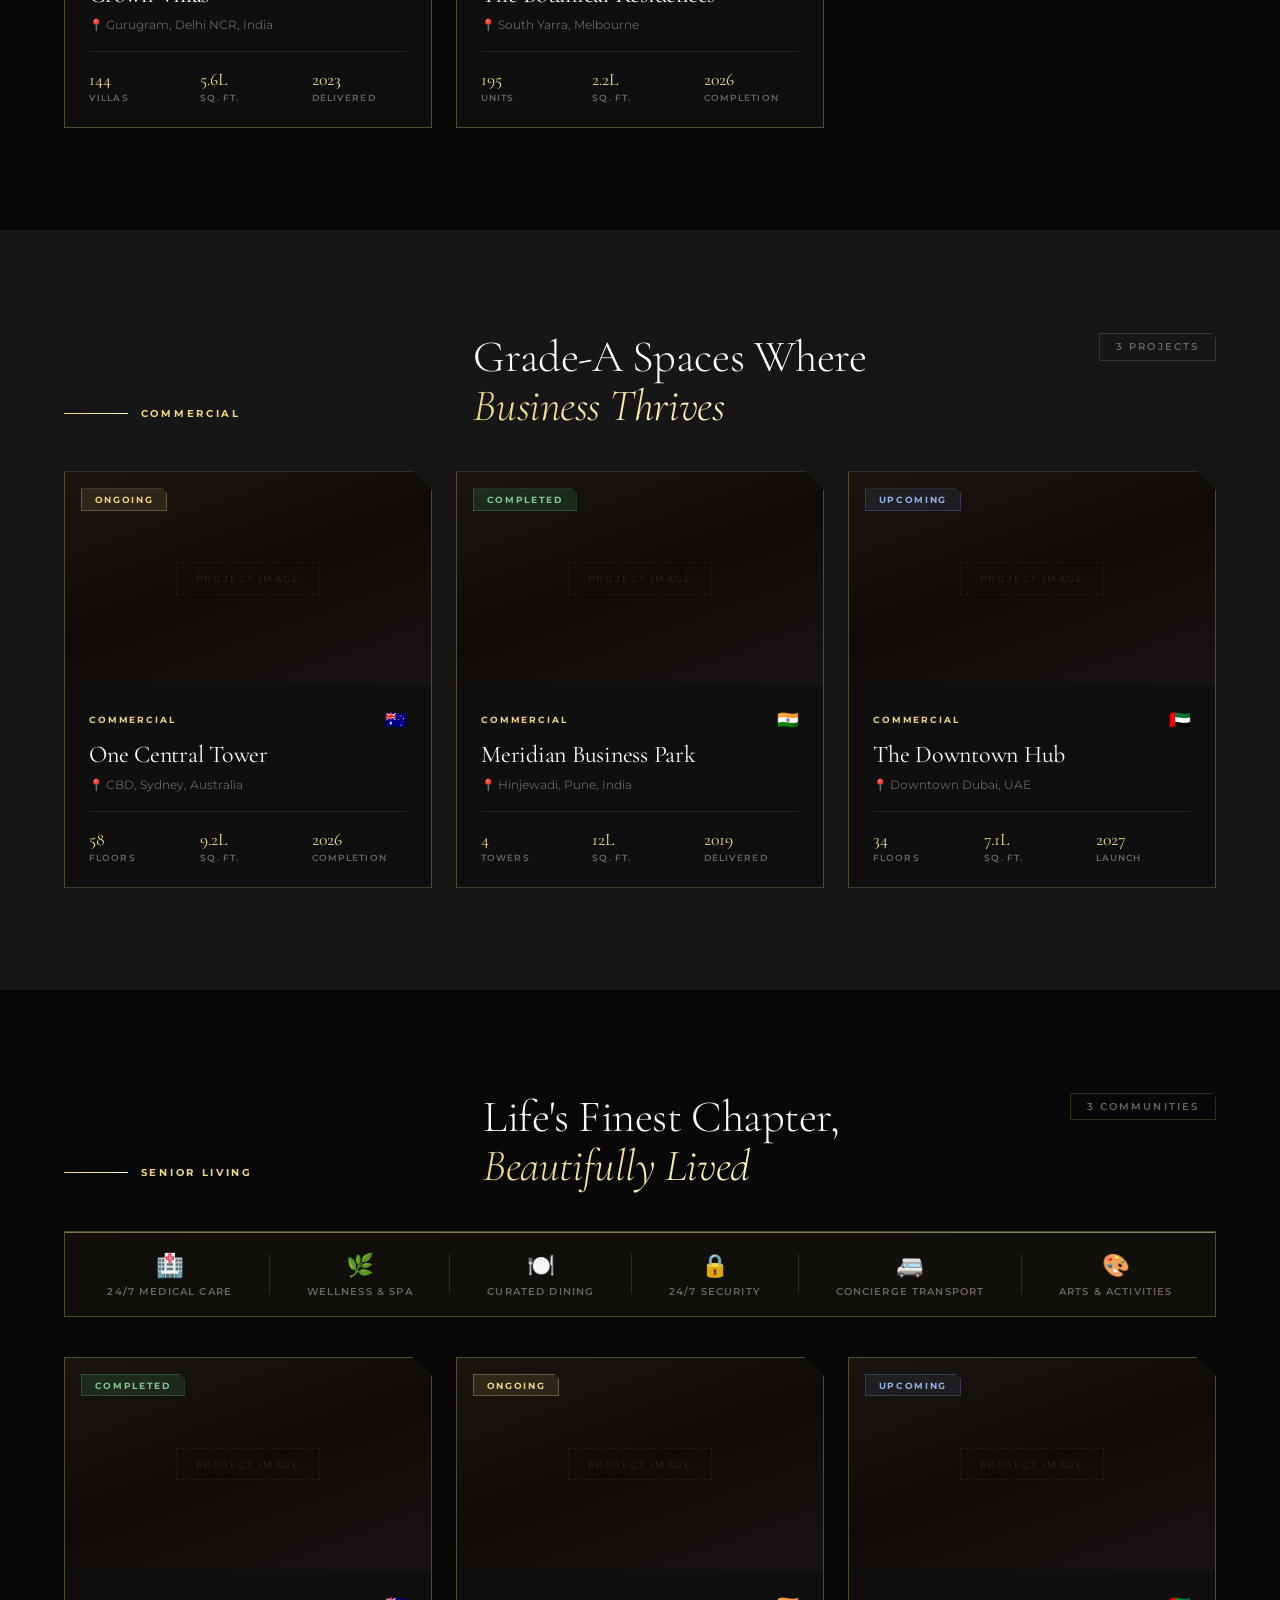
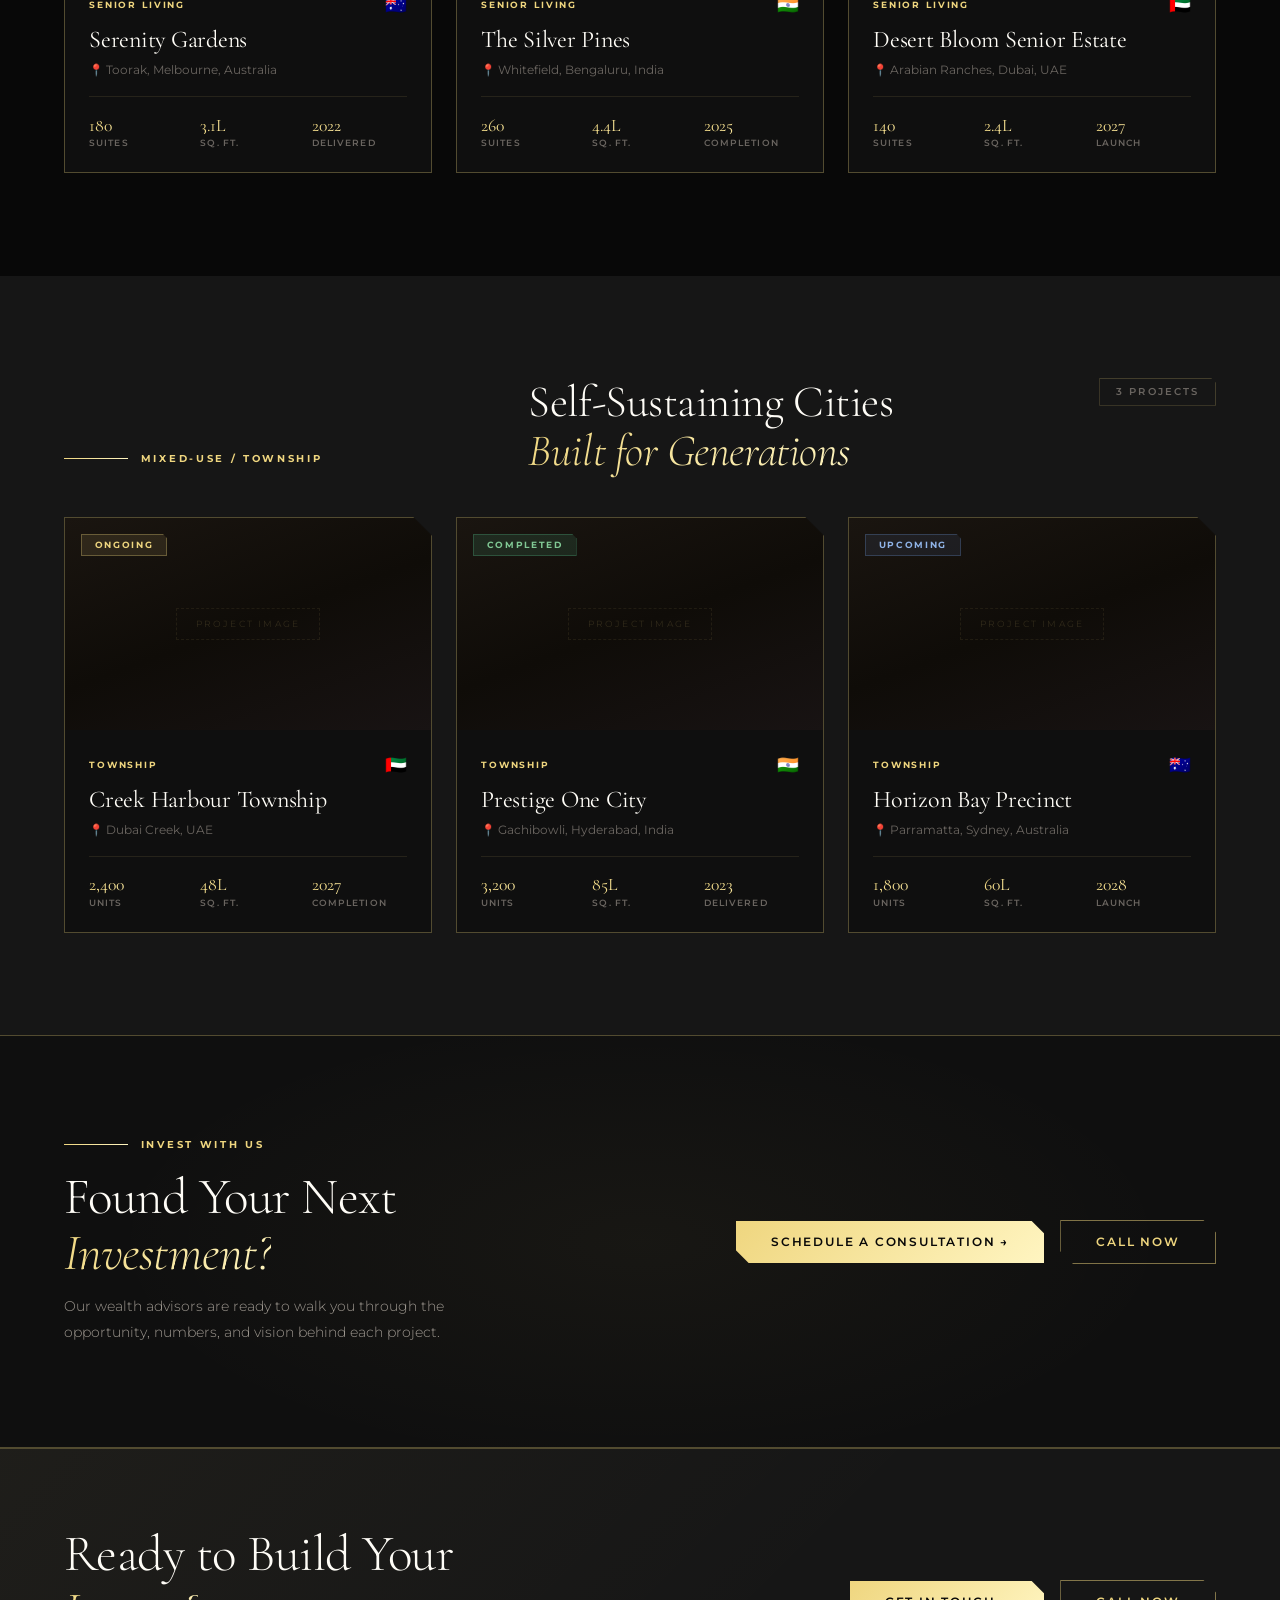
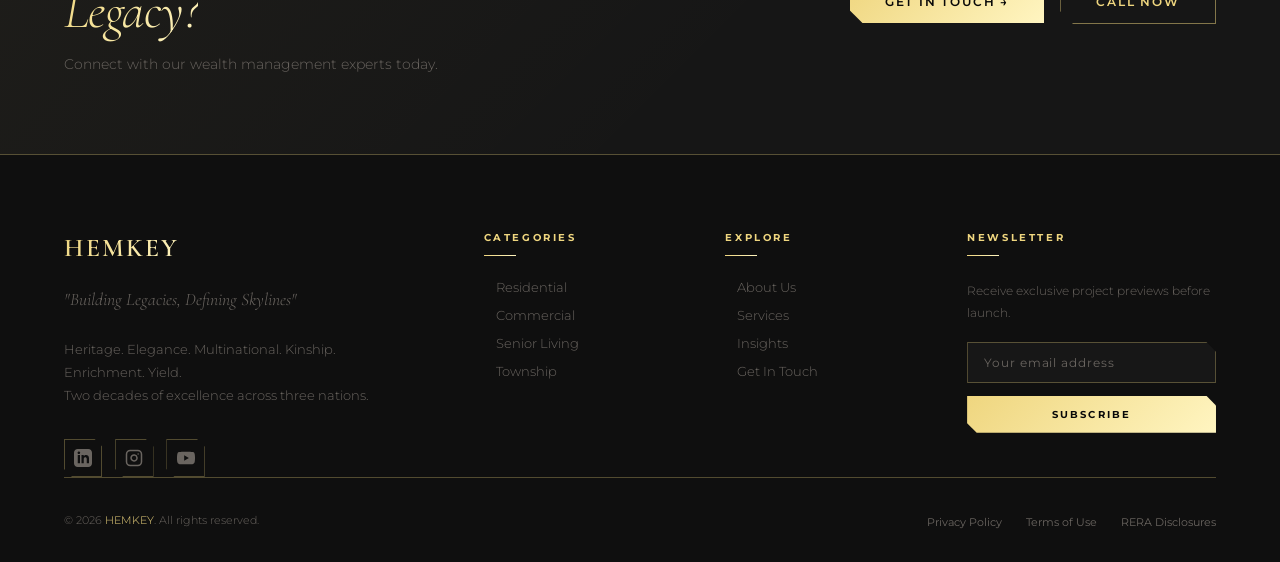
<file: pages/projects.html>
<!DOCTYPE html>
<html lang="en">
<head>
  <meta charset="UTF-8" />
  <meta name="viewport" content="width=device-width, initial-scale=1.0" />
  <meta name="description" content="HEMKEY Projects — Luxury residential, commercial, senior living, and township developments across Australia, Dubai, and India." />
  <title>Projects — HEMKEY Real Estate</title>

  <link rel="icon" href="../assets/Sobha_(company).svg" type="image/svg+xml" />

  <link rel="stylesheet" href="../css/global.css" />
  <link rel="stylesheet" href="../css/navbar.css" />
  <link rel="stylesheet" href="../css/sections.css" />
  <link rel="stylesheet" href="../css/footer.css" />
  <link rel="stylesheet" href="../css/projects.css" />
</head>

<body>

  <!-- ===================== NAVBAR ===================== -->
  <header class="navbar" role="banner">
    <a href="../index.html" class="navbar__logo" aria-label="HEMKEY Home">
      <img src="../assets/Sobha_(company).svg" alt="HEMKEY Logo" class="navbar__logo-img" />
    </a>
    <nav aria-label="Main navigation">
      <ul class="navbar__nav">
        <li class="navbar__nav-item">
          <a href="../index.html#about" class="navbar__nav-link">About</a>
        </li>
        <li class="navbar__nav-item">
          <a href="projects.html" class="navbar__nav-link has-dropdown navbar__nav-link--active">
            Projects <span class="chevron">▾</span>
          </a>
          <div class="navbar__dropdown" role="menu">
            <a href="#residential"   class="navbar__dropdown-link" role="menuitem">Residential</a>
            <a href="#commercial"    class="navbar__dropdown-link" role="menuitem">Commercial</a>
            <a href="#senior-living" class="navbar__dropdown-link" role="menuitem">Senior Living</a>
            <a href="#township"      class="navbar__dropdown-link" role="menuitem">Mixed-Use / Township</a>
          </div>
        </li>
        <li class="navbar__nav-item">
          <a href="services.html" class="navbar__nav-link">Services</a>
        </li>
        <li class="navbar__nav-item">
          <a href="../index.html#locations" class="navbar__nav-link">Locations</a>
        </li>
        <li class="navbar__nav-item">
          <a href="insights.html" class="navbar__nav-link navbar__nav-link--insights">
            Insights
            <span class="navbar__insights-dot" aria-hidden="true"></span>
          </a>
        </li>
      </ul>
    </nav>
    <a href="../index.html#enquiry" class="navbar__cta">Get In Touch</a>
    <button id="mob-toggle" aria-label="Toggle menu" aria-expanded="false">
      <span></span><span></span><span></span>
    </button>
  </header>

  <div id="mob-menu" role="dialog" aria-label="Mobile navigation" aria-modal="true">
    <nav>
      <a href="../index.html#about">About</a>
      <a href="projects.html">Projects</a>
      <div class="mob-sub">
        <a href="#residential">Residential</a>
        <a href="#commercial">Commercial</a>
        <a href="#senior-living">Senior Living</a>
        <a href="#township">Mixed-Use</a>
      </div>
      <a href="services.html">Services</a>
      <a href="../index.html#locations">Locations</a>
      <a href="insights.html" style="background:var(--gold-gradient);-webkit-background-clip:text;-webkit-text-fill-color:transparent;background-clip:text;">Insights</a>
      <a href="../index.html#enquiry" class="mob-cta">Get In Touch</a>
    </nav>
  </div>


  <!-- ===================== PAGE HERO ===================== -->
  <section class="page-hero">
    <div class="page-hero__inner">
      <div>
        <div class="page-hero__tag">
          <span class="gold-line"></span>
          <span>Our Portfolio</span>
        </div>
        <h1 class="page-hero__title">
          Projects<br /><em>Across Nations</em>
        </h1>
      </div>
      <div class="page-hero__meta">
        <p class="page-hero__sub">
          From ultra-luxury residences on Palm Jumeirah to landmark senior living communities in Melbourne —
          every HEMKEY project is built to endure, inspire, and deliver exceptional returns.
        </p>
        <div class="page-hero__stats">
          <div class="page-hero__stat">
            <span class="page-hero__stat-num" data-counter data-target="380" data-suffix="+">0+</span>
            <span class="page-hero__stat-label">Total Projects</span>
          </div>
          <div class="page-hero__stat">
            <span class="page-hero__stat-num" data-counter data-target="3">0</span>
            <span class="page-hero__stat-label">Countries</span>
          </div>
          <div class="page-hero__stat">
            <span class="page-hero__stat-num" data-counter data-target="20" data-suffix="+">0+</span>
            <span class="page-hero__stat-label">Years of Excellence</span>
          </div>
        </div>
      </div>
    </div>
  </section>


  <!-- ===================== FILTER BAR ===================== -->
  <div class="projects-page__filter-wrap">
    <div class="projects-page__filter-inner">
      <div class="projects__filter" role="group" aria-label="Filter projects">
        <button class="projects__filter-btn active" data-filter="all">All Projects</button>
        <button class="projects__filter-btn" data-filter="residential">Residential</button>
        <button class="projects__filter-btn" data-filter="commercial">Commercial</button>
        <button class="projects__filter-btn" data-filter="senior">Senior Living</button>
        <button class="projects__filter-btn" data-filter="township">Township</button>
      </div>
      <div class="projects-page__status-filters">
        <button class="projects-page__status-btn active" data-status="all">All</button>
        <button class="projects-page__status-btn" data-status="completed">Completed</button>
        <button class="projects-page__status-btn" data-status="ongoing">Ongoing</button>
        <button class="projects-page__status-btn" data-status="upcoming">Upcoming</button>
      </div>
    </div>
  </div>


  <!-- ===================== RESIDENTIAL ===================== -->
  <section class="projects-page__section" id="residential" aria-labelledby="residential-heading">
    <div class="projects-page__section-inner">
      <div class="projects-page__section-header reveal">
        <div class="projects-page__section-tag">
          <span class="gold-line"></span>
          <span>Residential</span>
        </div>
        <h2 class="projects-page__section-title" id="residential-heading">
          Homes Crafted for the<br /><em>Discerning Few</em>
        </h2>
        <span class="projects-page__count" id="projects-count-residential">— Projects</span>
      </div>
      <div class="projects-full-grid" id="projects-grid-residential">
        <!-- Populated by renderer.js -->
        <div class="projects-loading">Loading projects…</div>
      </div>
    </div>
  </section>


  <!-- ===================== COMMERCIAL ===================== -->
  <section class="projects-page__section projects-page__section--alt" id="commercial" aria-labelledby="commercial-heading">
    <div class="projects-page__section-inner">
      <div class="projects-page__section-header reveal">
        <div class="projects-page__section-tag">
          <span class="gold-line"></span>
          <span>Commercial</span>
        </div>
        <h2 class="projects-page__section-title" id="commercial-heading">
          Grade-A Spaces Where<br /><em>Business Thrives</em>
        </h2>
        <span class="projects-page__count" id="projects-count-commercial">— Projects</span>
      </div>
      <div class="projects-full-grid" id="projects-grid-commercial">
        <div class="projects-loading">Loading projects…</div>
      </div>
    </div>
  </section>


  <!-- ===================== SENIOR LIVING ===================== -->
  <section class="projects-page__section" id="senior-living" aria-labelledby="senior-heading">
    <div class="projects-page__section-inner">
      <div class="projects-page__section-header reveal">
        <div class="projects-page__section-tag">
          <span class="gold-line"></span>
          <span>Senior Living</span>
        </div>
        <h2 class="projects-page__section-title" id="senior-heading">
          Life's Finest Chapter,<br /><em>Beautifully Lived</em>
        </h2>
        <span class="projects-page__count" id="projects-count-senior">— Communities</span>
      </div>

      <!-- Senior Living USP Banner -->
      <div class="senior-usp-banner reveal reveal-delay-1">
        <div class="senior-usp-banner__inner">
          <div class="senior-usp-banner__item">
            <span class="senior-usp-banner__icon">🏥</span>
            <span class="senior-usp-banner__label">24/7 Medical Care</span>
          </div>
          <div class="senior-usp-banner__divider"></div>
          <div class="senior-usp-banner__item">
            <span class="senior-usp-banner__icon">🌿</span>
            <span class="senior-usp-banner__label">Wellness & Spa</span>
          </div>
          <div class="senior-usp-banner__divider"></div>
          <div class="senior-usp-banner__item">
            <span class="senior-usp-banner__icon">🍽️</span>
            <span class="senior-usp-banner__label">Curated Dining</span>
          </div>
          <div class="senior-usp-banner__divider"></div>
          <div class="senior-usp-banner__item">
            <span class="senior-usp-banner__icon">🔒</span>
            <span class="senior-usp-banner__label">24/7 Security</span>
          </div>
          <div class="senior-usp-banner__divider"></div>
          <div class="senior-usp-banner__item">
            <span class="senior-usp-banner__icon">🚐</span>
            <span class="senior-usp-banner__label">Concierge Transport</span>
          </div>
          <div class="senior-usp-banner__divider"></div>
          <div class="senior-usp-banner__item">
            <span class="senior-usp-banner__icon">🎨</span>
            <span class="senior-usp-banner__label">Arts & Activities</span>
          </div>
        </div>
      </div>

      <div class="projects-full-grid" id="projects-grid-senior">
        <div class="projects-loading">Loading projects…</div>
      </div>
    </div>
  </section>


  <!-- ===================== TOWNSHIP ===================== -->
  <section class="projects-page__section projects-page__section--alt" id="township" aria-labelledby="township-heading">
    <div class="projects-page__section-inner">
      <div class="projects-page__section-header reveal">
        <div class="projects-page__section-tag">
          <span class="gold-line"></span>
          <span>Mixed-Use / Township</span>
        </div>
        <h2 class="projects-page__section-title" id="township-heading">
          Self-Sustaining Cities<br /><em>Built for Generations</em>
        </h2>
        <span class="projects-page__count" id="projects-count-township">— Townships</span>
      </div>
      <div class="projects-full-grid" id="projects-grid-township">
        <div class="projects-loading">Loading projects…</div>
      </div>
    </div>
  </section>


  <!-- ===================== CTA BAND ===================== -->
  <section class="projects-page__cta-band">
    <div class="projects-page__cta-inner">
      <div class="reveal">
        <div class="projects-page__section-tag" style="margin-bottom:1.2rem;">
          <span class="gold-line"></span>
          <span>Invest With Us</span>
        </div>
        <h2 class="projects-page__cta-title">
          Found Your Next<br /><em>Investment?</em>
        </h2>
        <p class="projects-page__cta-sub">Our wealth advisors are ready to walk you through the opportunity, numbers, and vision behind each project.</p>
      </div>
      <div class="projects-page__cta-actions reveal reveal-delay-2">
        <a href="../index.html#enquiry" class="btn-primary">Schedule a Consultation →</a>
        <a href="tel:+911800000000" class="btn-outline">Call Now</a>
      </div>
    </div>
  </section>


  <!-- ===================== FOOTER ===================== -->
  <footer class="footer" role="contentinfo">
    <div class="footer__cta-band">
      <div class="footer__cta-inner">
        <div class="footer__cta-text">
          <h2>Ready to Build Your<br /><em>Legacy?</em></h2>
          <p>Connect with our wealth management experts today.</p>
        </div>
        <div class="footer__cta-actions">
          <a href="../index.html#enquiry" class="btn-primary">Get In Touch →</a>
          <a href="tel:+911800000000" class="btn-outline">Call Now</a>
        </div>
      </div>
    </div>
    <div class="footer__body">
      <div class="footer__grid">
        <div>
          <div class="footer__brand-logo"><span class="footer__brand-logo-text">HEMKEY</span></div>
          <p class="footer__brand-tagline">"Building Legacies, Defining Skylines"</p>
          <p class="footer__brand-desc">Heritage. Elegance. Multinational. Kinship. Enrichment. Yield.<br />Two decades of excellence across three nations.</p>
          <div class="footer__socials">
            <a href="#" class="footer__social-icon" aria-label="LinkedIn">
              <svg xmlns="http://www.w3.org/2000/svg" width="18" height="18" viewBox="0 0 24 24" fill="currentColor"><path d="M19 0h-14c-2.761 0-5 2.239-5 5v14c0 2.761 2.239 5 5 5h14c2.762 0 5-2.239 5-5v-14c0-2.761-2.238-5-5-5zm-11 19h-3v-11h3v11zm-1.5-12.268c-.966 0-1.75-.79-1.75-1.764s.784-1.764 1.75-1.764 1.75.79 1.75 1.764-.783 1.764-1.75 1.764zm13.5 12.268h-3v-5.604c0-3.368-4-3.113-4 0v5.604h-3v-11h3v1.765c1.396-2.586 7-2.777 7 2.476v6.759z"/></svg>
            </a>
            <a href="#" class="footer__social-icon" aria-label="Instagram">
              <svg xmlns="http://www.w3.org/2000/svg" width="18" height="18" viewBox="0 0 24 24" fill="none" stroke="currentColor" stroke-width="2" stroke-linecap="round" stroke-linejoin="round"><rect x="2" y="2" width="20" height="20" rx="5" ry="5"></rect><path d="M16 11.37A4 4 0 1 1 12.63 8 4 4 0 0 1 16 11.37z"></path><line x1="17.5" y1="6.5" x2="17.51" y2="6.5"></line></svg>
            </a>
            <a href="#" class="footer__social-icon" aria-label="YouTube">
              <svg xmlns="http://www.w3.org/2000/svg" width="18" height="18" viewBox="0 0 24 24" fill="currentColor"><path d="M23.498 6.186a3.016 3.016 0 0 0-2.122-2.136C19.505 3.545 12 3.545 12 3.545s-7.505 0-9.377.505A3.017 3.017 0 0 0 .502 6.186C0 8.07 0 12 0 12s0 3.93.502 5.814a3.016 3.016 0 0 0 2.122 2.136c1.871.505 9.376.505 9.376.505s7.505 0 9.377-.505a3.015 3.015 0 0 0 2.122-2.136C24 15.93 24 12 24 12s0-3.93-.502-5.814zM9.545 15.568V8.432L15.818 12l-6.273 3.568z"/></svg>
            </a>
          </div>
        </div>
        <div>
          <h3 class="footer__col-title">Categories</h3>
          <ul class="footer__links">
            <li><a href="#residential"   class="footer__link">Residential</a></li>
            <li><a href="#commercial"    class="footer__link">Commercial</a></li>
            <li><a href="#senior-living" class="footer__link">Senior Living</a></li>
            <li><a href="#township"      class="footer__link">Township</a></li>
          </ul>
        </div>
        <div>
          <h3 class="footer__col-title">Explore</h3>
          <ul class="footer__links">
            <li><a href="../index.html#about"     class="footer__link">About Us</a></li>
            <li><a href="services.html"           class="footer__link">Services</a></li>
            <li><a href="insights.html"           class="footer__link">Insights</a></li>
            <li><a href="../index.html#enquiry"   class="footer__link">Get In Touch</a></li>
          </ul>
        </div>
        <div>
          <h3 class="footer__col-title">Newsletter</h3>
          <p class="footer__newsletter-text">Receive exclusive project previews before launch.</p>
          <form class="footer__newsletter-form" novalidate>
            <input type="email" class="footer__newsletter-input" placeholder="Your email address" required aria-label="Email for newsletter" />
            <button type="submit" class="footer__newsletter-btn">Subscribe</button>
          </form>
        </div>
      </div>
      <div class="footer__bottom">
        <p class="footer__copyright">© 2026 <span>HEMKEY</span>. All rights reserved.</p>
        <ul class="footer__legal">
          <li><a href="#">Privacy Policy</a></li>
          <li><a href="#">Terms of Use</a></li>
          <li><a href="#">RERA Disclosures</a></li>
        </ul>
      </div>
    </div>
  </footer>


  <!-- ===================== ENQUIRY FAB ===================== -->
  <button class="enquiry-fab" id="enquiry-fab-btn" aria-label="Open enquiry form">
    <svg width="20" height="20" viewBox="0 0 24 24" fill="none" stroke="currentColor" stroke-width="2" stroke-linecap="round" stroke-linejoin="round">
      <path d="M21 15a2 2 0 0 1-2 2H7l-4 4V5a2 2 0 0 1 2-2h14a2 2 0 0 1 2 2z"></path>
    </svg>
    <span>Enquire</span>
  </button>

  <!-- ===================== ENQUIRY MODAL ===================== -->
  <div class="enquiry-modal" id="enquiry" role="dialog" aria-label="Enquiry Form" aria-modal="true">
    <div class="enquiry-modal__backdrop" id="enquiry-backdrop"></div>
    <div class="enquiry-modal__panel">
      <button class="enquiry-modal__close" id="enquiry-close" aria-label="Close enquiry">
        <svg width="18" height="18" viewBox="0 0 24 24" fill="none" stroke="currentColor" stroke-width="2" stroke-linecap="round" stroke-linejoin="round">
          <line x1="18" y1="6" x2="6" y2="18"></line><line x1="6" y1="6" x2="18" y2="18"></line>
        </svg>
      </button>
      <div class="enquiry-modal__header">
        <span class="enquiry-modal__eyebrow">Let's Connect</span>
        <h2 class="enquiry-modal__title">Start Your<br /><em>Journey</em></h2>
        <p class="enquiry-modal__sub">Our advisors will reach out within 24 hours.</p>
      </div>
      <form class="enquiry-modal__form" id="enquiry-form" novalidate>
        <div class="enquiry-modal__field">
          <label for="enq-name">Full Name</label>
          <input type="text" id="enq-name" name="name" placeholder="Your full name" autocomplete="name" />
        </div>
        <div class="enquiry-modal__field">
          <label for="enq-phone">Phone Number <span class="required-star">*</span></label>
          <input type="tel" id="enq-phone" name="phone" placeholder="+91 98765 43210" required autocomplete="tel" />
          <span class="enquiry-modal__error" id="phone-error">Please enter a valid phone number.</span>
        </div>
        <div class="enquiry-modal__field">
          <label for="enq-email">Email Address <span class="optional-tag">(Optional)</span></label>
          <input type="email" id="enq-email" name="email" placeholder="you@example.com" autocomplete="email" />
        </div>
        <div class="enquiry-modal__field">
          <label for="enq-interest">I'm Interested In</label>
          <select id="enq-interest" name="interest">
            <option value="">Select a category</option>
            <option value="residential">Residential</option>
            <option value="commercial">Commercial</option>
            <option value="senior">Senior Living</option>
            <option value="township">Township / Mixed-Use</option>
            <option value="advisory">Wealth Advisory</option>
          </select>
        </div>
        <div class="enquiry-modal__field">
          <label for="enq-comments">Comments <span class="optional-tag">(Optional)</span></label>
          <textarea id="enq-comments" name="comments" rows="3" placeholder="Tell us about your investment goals…"></textarea>
        </div>
        <button type="submit" class="enquiry-modal__submit">
          Send Enquiry
          <svg width="16" height="16" viewBox="0 0 24 24" fill="none" stroke="currentColor" stroke-width="2" stroke-linecap="round" stroke-linejoin="round"><line x1="5" y1="12" x2="19" y2="12"></line><polyline points="12 5 19 12 12 19"></polyline></svg>
        </button>
        <p class="enquiry-modal__privacy">🔒 Your information is private and never shared.</p>
      </form>
      <div class="enquiry-modal__success" id="enquiry-success" style="display:none;">
        <div class="enquiry-modal__success-icon">✓</div>
        <h3>Thank You!</h3>
        <p>Your enquiry has been received. An advisor will contact you within 24 hours.</p>
      </div>
    </div>
  </div>


  <!-- Scripts — data files must load before renderer.js -->
  <script src="../js/data/projects-data.js"></script>
  <script src="../js/data/insights-data.js"></script>
  <script src="../js/navbar.js"></script>
  <script src="../js/animations.js"></script>
  <script src="../js/renderer.js"></script>
  <script src="../js/enquiry.js"></script>
  <script src="../js/projects.js"></script>
</body>
</html>
</file>
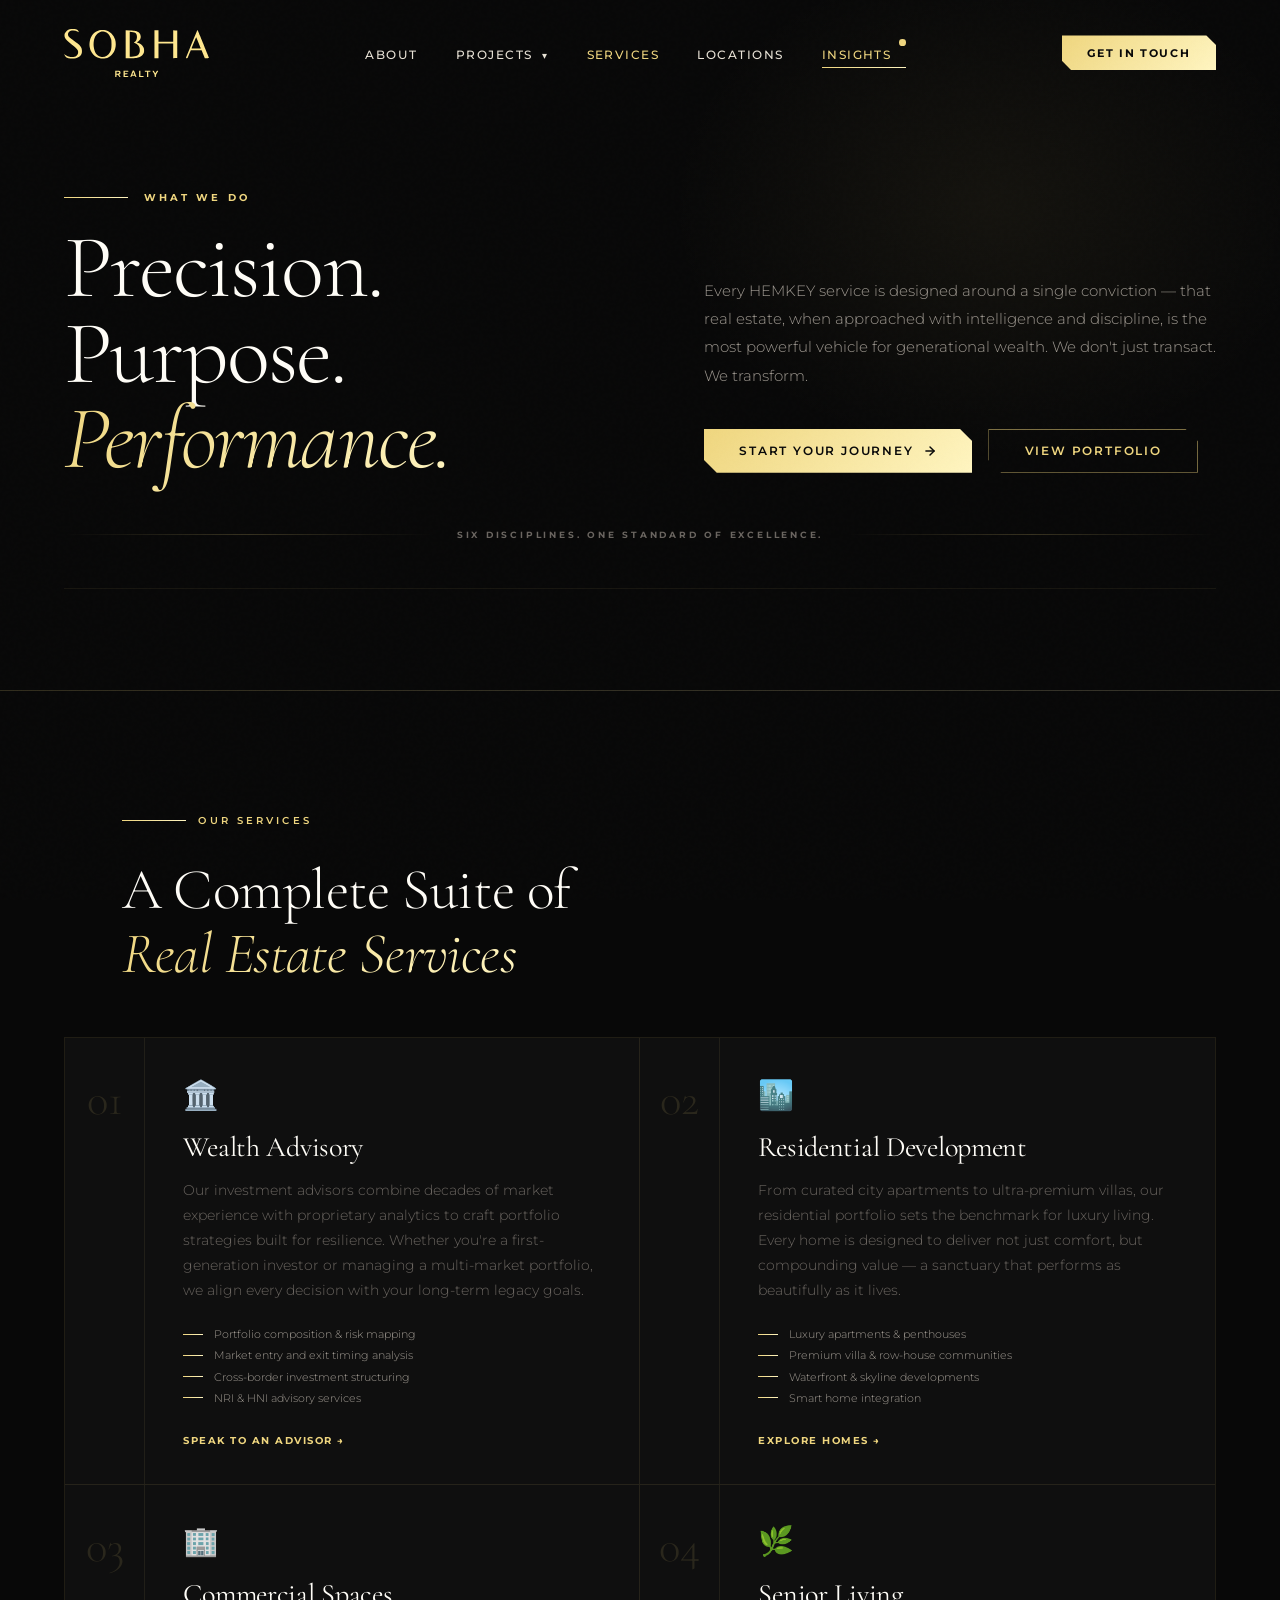
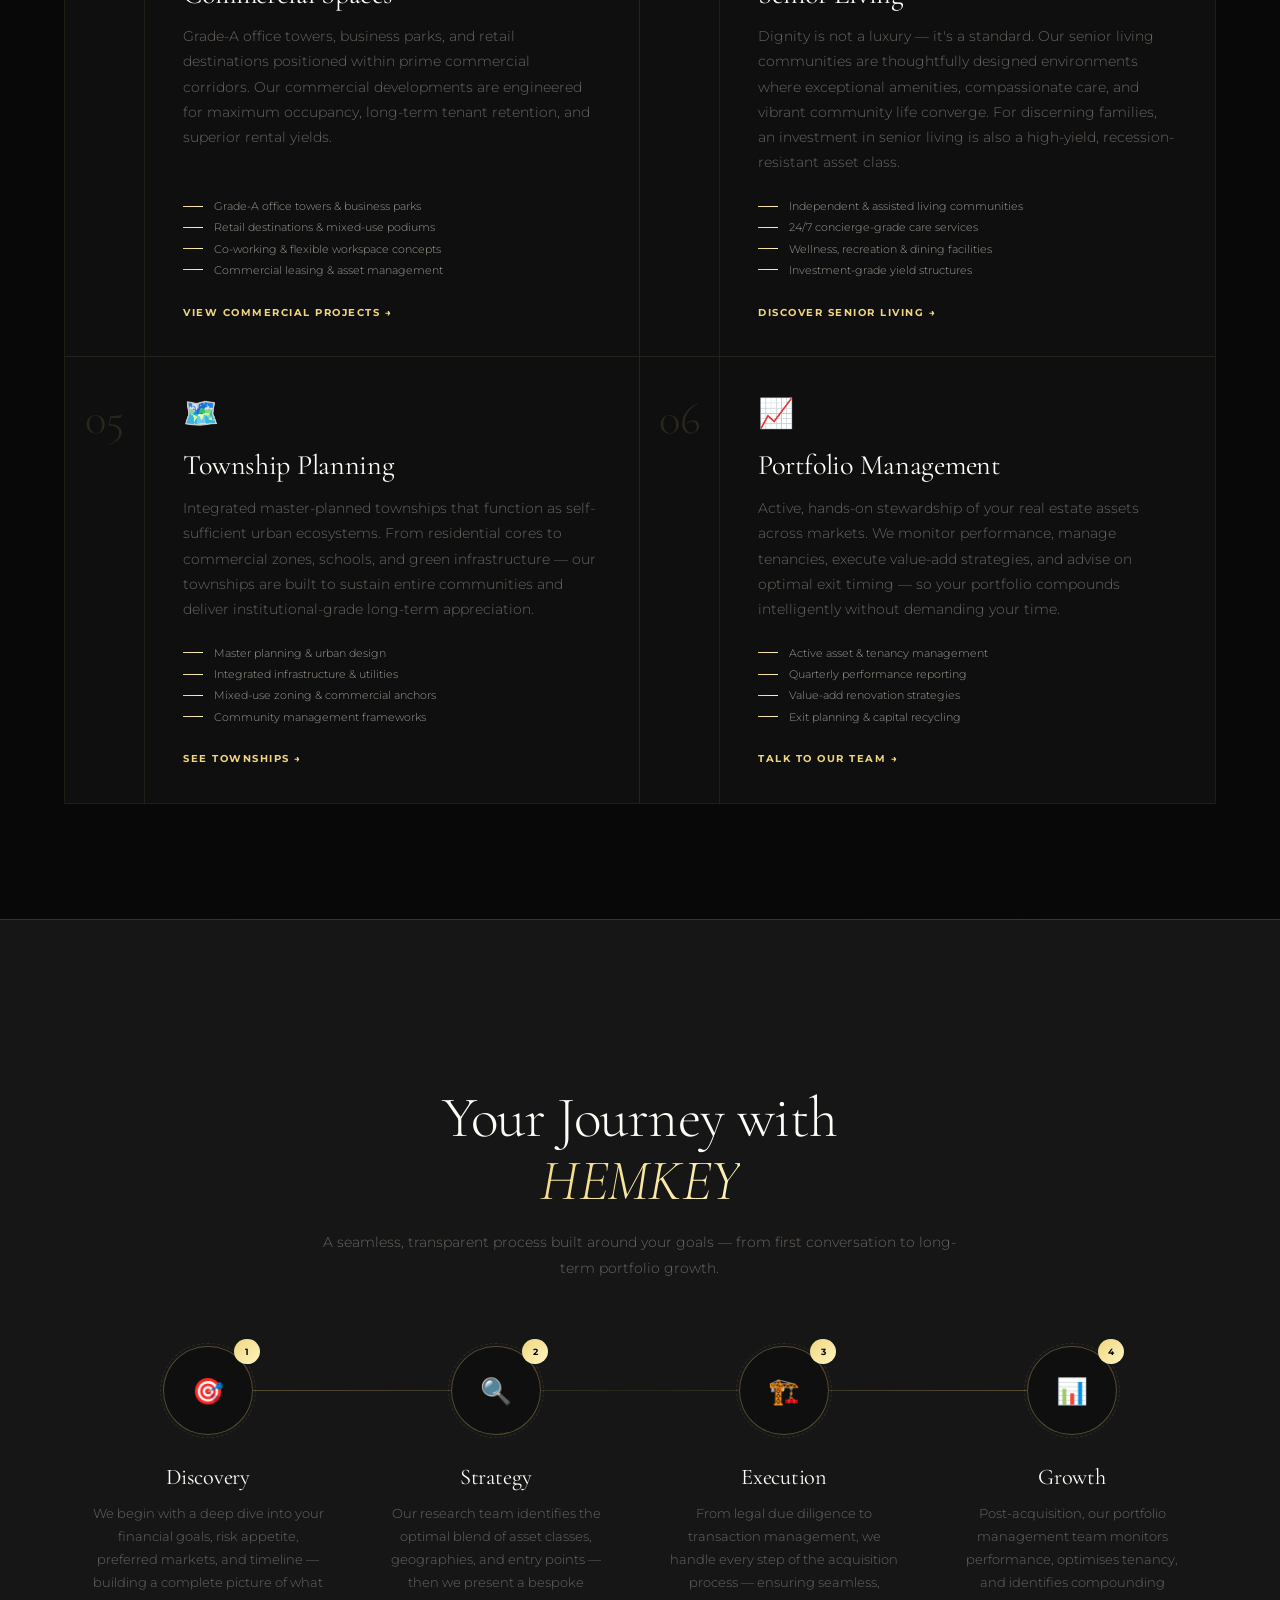
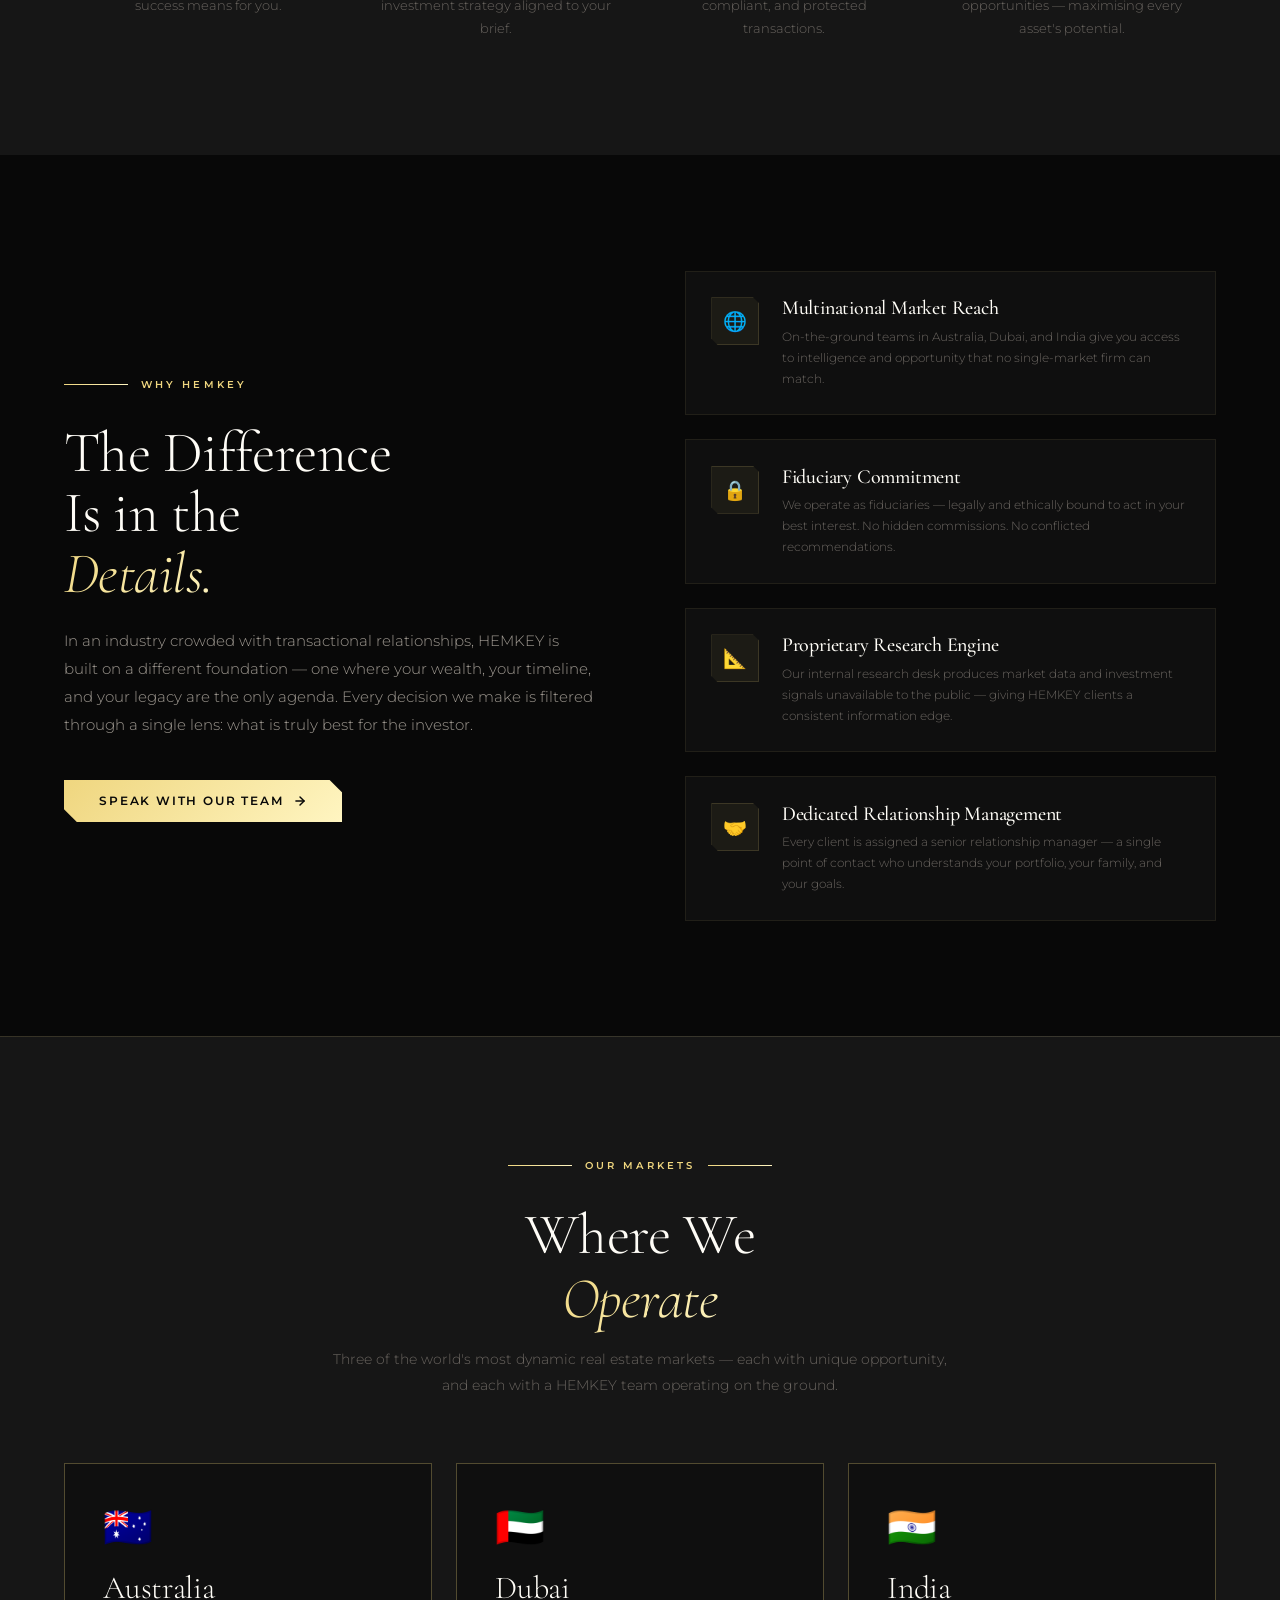
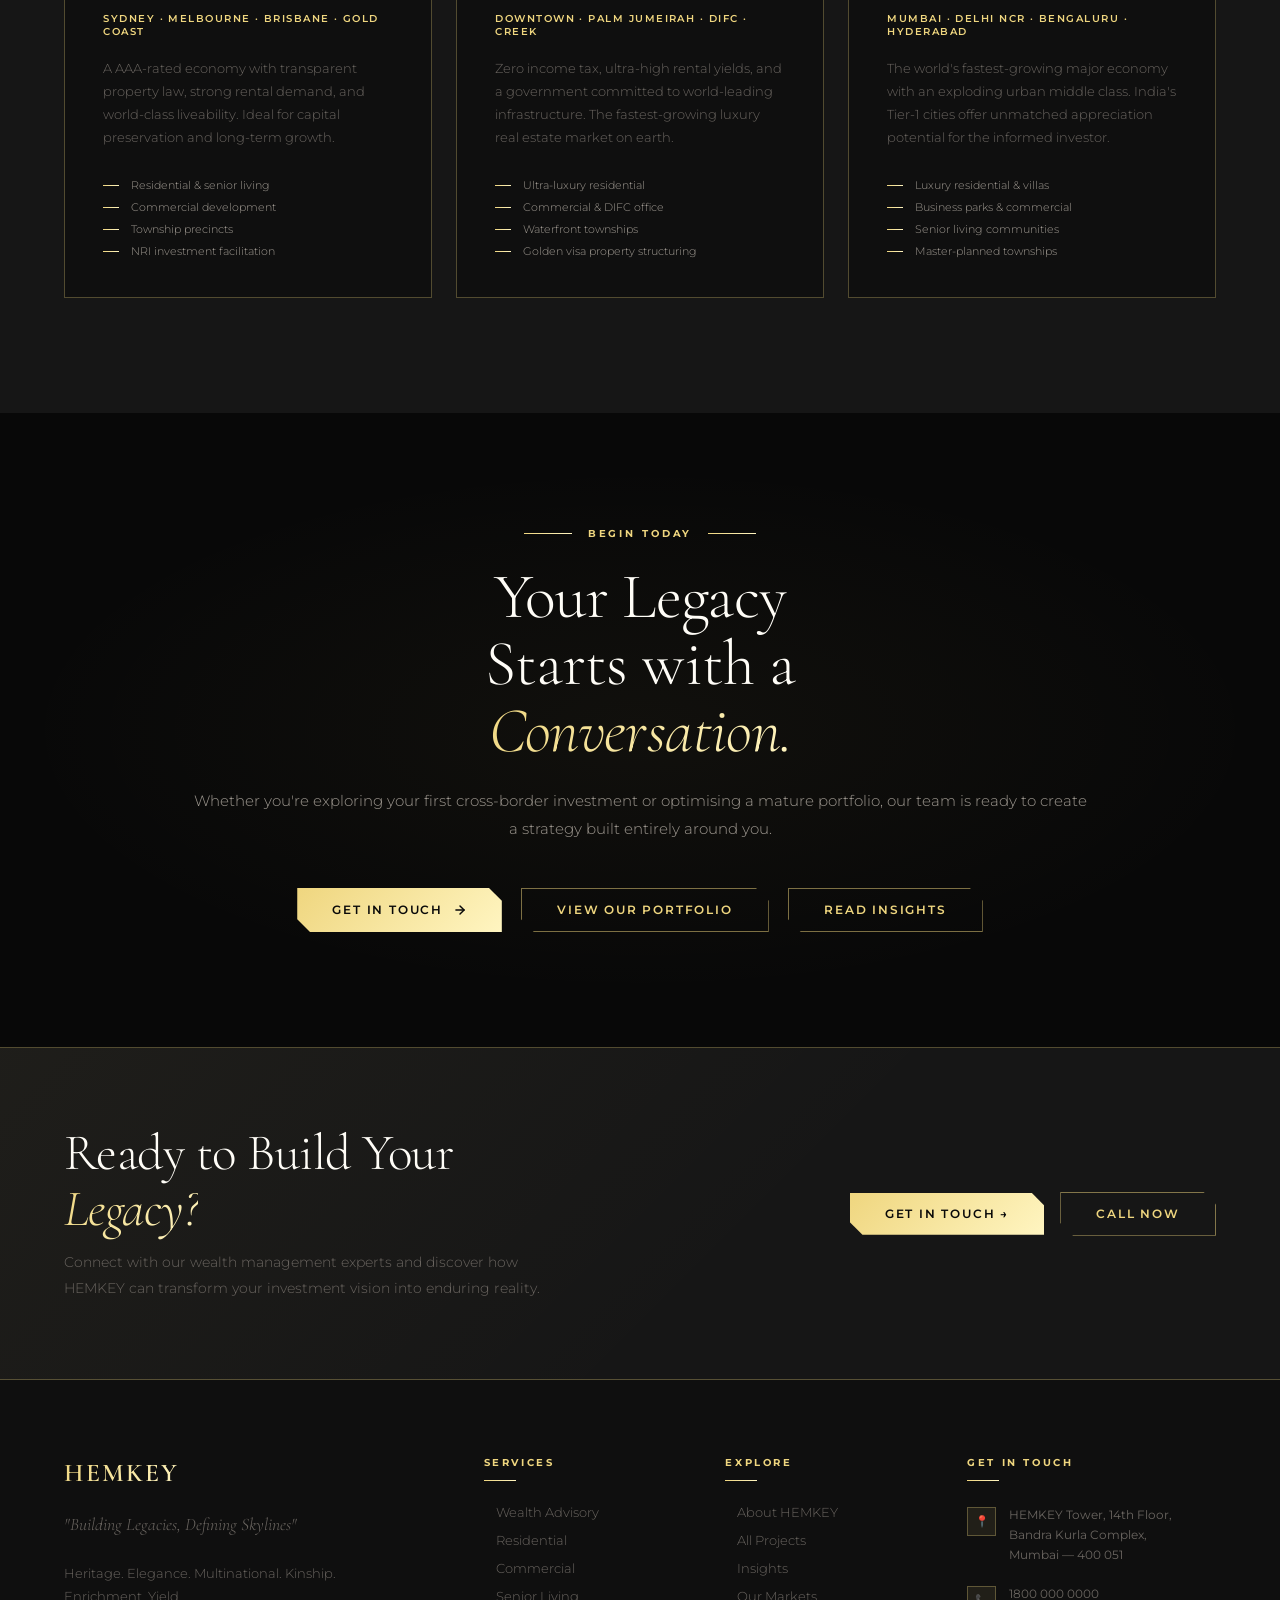
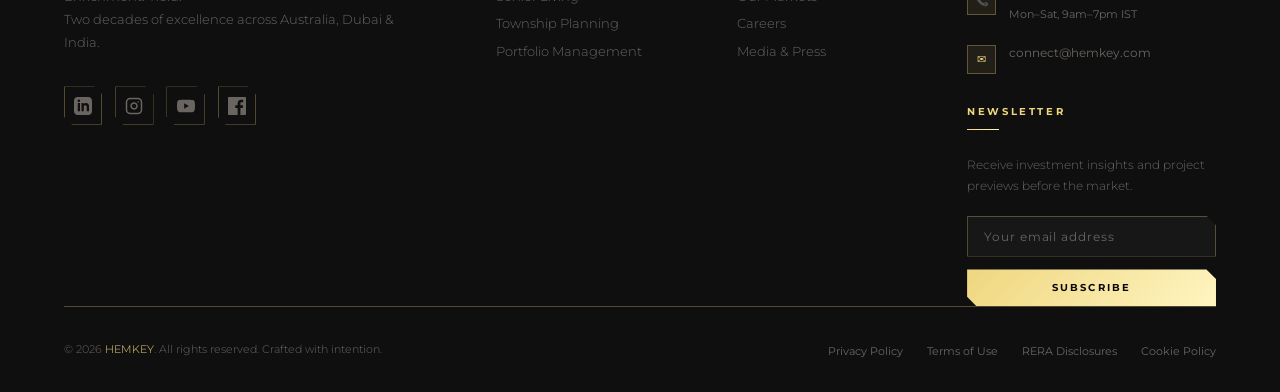
<file: pages/services.html>
<!DOCTYPE html>
<html lang="en">
<head>
  <meta charset="UTF-8" />
  <meta name="viewport" content="width=device-width, initial-scale=1.0" />
  <meta name="description" content="HEMKEY Services — Wealth advisory, residential, commercial, senior living, township planning and portfolio management across Australia, Dubai and India." />
  <title>Services — HEMKEY Real Estate</title>

  <link rel="icon" href="../assets/Sobha_(company).svg" type="image/svg+xml" />

  <!-- Shared stylesheets -->
  <link rel="stylesheet" href="../css/global.css" />
  <link rel="stylesheet" href="../css/navbar.css" />
  <link rel="stylesheet" href="../css/sections.css" />
  <link rel="stylesheet" href="../css/footer.css" />

  <!-- Page-specific stylesheet -->
  <link rel="stylesheet" href="../css/services.css" />
</head>

<body>

  <!-- ===================== NAVBAR ===================== -->
  <header class="navbar" role="banner">

    <a href="../index.html" class="navbar__logo" aria-label="HEMKEY Home">
      <img src="../assets/Sobha_(company).svg" alt="HEMKEY Logo" class="navbar__logo-img" />
    </a>

    <nav aria-label="Main navigation">
      <ul class="navbar__nav">

        <li class="navbar__nav-item">
          <a href="../index.html#about" class="navbar__nav-link">About</a>
        </li>

        <li class="navbar__nav-item">
          <a href="projects.html" class="navbar__nav-link has-dropdown">
            Projects <span class="chevron">▾</span>
          </a>
          <div class="navbar__dropdown" role="menu">
            <a href="projects.html#residential"   class="navbar__dropdown-link" role="menuitem">Residential</a>
            <a href="projects.html#commercial"    class="navbar__dropdown-link" role="menuitem">Commercial</a>
            <a href="projects.html#senior-living" class="navbar__dropdown-link" role="menuitem">Senior Living</a>
            <a href="projects.html#township"      class="navbar__dropdown-link" role="menuitem">Mixed-Use / Township</a>
          </div>
        </li>

        <li class="navbar__nav-item">
          <a href="services.html" class="navbar__nav-link" style="color:var(--gold-start);">Services</a>
        </li>

        <li class="navbar__nav-item">
          <a href="../index.html#locations" class="navbar__nav-link">Locations</a>
        </li>

        <li class="navbar__nav-item">
          <a href="insights.html" class="navbar__nav-link navbar__nav-link--insights">
            Insights
            <span class="navbar__insights-dot" aria-hidden="true"></span>
          </a>
        </li>

      </ul>
    </nav>

    <a href="../index.html#enquiry" class="navbar__cta">Get In Touch</a>

    <button id="mob-toggle" aria-label="Toggle menu" aria-expanded="false">
      <span></span><span></span><span></span>
    </button>

  </header>

  <div id="mob-menu" role="dialog" aria-label="Mobile navigation" aria-modal="true">
    <nav>
      <a href="../index.html#about">About</a>
      <a href="projects.html">Projects</a>
      <div class="mob-sub">
        <a href="projects.html#residential">Residential</a>
        <a href="projects.html#commercial">Commercial</a>
        <a href="projects.html#senior-living">Senior Living</a>
        <a href="projects.html#township">Mixed-Use</a>
      </div>
      <a href="services.html" style="background:var(--gold-gradient);-webkit-background-clip:text;-webkit-text-fill-color:transparent;background-clip:text;">Services</a>
      <a href="../index.html#locations">Locations</a>
      <a href="insights.html" class="mob-insights-link">Insights</a>
      <a href="../index.html#enquiry" class="mob-cta">Get In Touch</a>
    </nav>
  </div>


  <!-- ===================== HERO ===================== -->
  <section class="services-hero" aria-labelledby="services-hero-heading">
    <div class="services-hero__inner">

      <div class="reveal">
        <div class="services-hero__eyebrow">
          <span class="gold-line"></span>
          <span>What We Do</span>
        </div>
        <h1 class="services-hero__title" id="services-hero-heading">
          Precision.<br />
          Purpose.<br />
          <em>Performance.</em>
        </h1>
      </div>

      <div class="services-hero__right reveal reveal-delay-2">
        <p class="services-hero__sub">
          Every HEMKEY service is designed around a single conviction — that real estate, when approached with intelligence and discipline, is the most powerful vehicle for generational wealth. We don't just transact. We transform.
        </p>
        <div class="services-hero__actions">
          <a href="../index.html#enquiry" class="btn-primary">
            Start Your Journey
            <svg width="14" height="14" viewBox="0 0 24 24" fill="none" stroke="currentColor" stroke-width="2.5" stroke-linecap="round" stroke-linejoin="round"><line x1="5" y1="12" x2="19" y2="12"/><polyline points="12 5 19 12 12 19"/></svg>
          </a>
          <a href="projects.html" class="btn-outline">View Portfolio</a>
        </div>
      </div>

    </div>

    <div class="services-divider reveal">
      <div class="services-divider__line"></div>
      <span class="services-divider__text">Six disciplines. One standard of excellence.</span>
      <div class="services-divider__line"></div>
    </div>
  </section>


  <!-- ===================== SERVICE PILLARS ===================== -->
  <section class="service-pillars" id="our-services" aria-labelledby="pillars-heading">
    <div class="service-pillars__inner">

      <div class="section-header" style="text-align:left;margin-bottom:clamp(2.5rem,4vw,4rem);">
        <div class="section-tag reveal">
          <span class="gold-line"></span>
          <span>Our Services</span>
        </div>
        <h2 class="section-heading reveal reveal-delay-1" id="pillars-heading">
          A Complete Suite of<br /><em>Real Estate Services</em>
        </h2>
      </div>

      <div class="service-pillars__grid">

        <!-- 01 Wealth Advisory -->
        <div class="service-pillar reveal" id="wealth-advisory">
          <div class="service-pillar__num-col">
            <span class="service-pillar__num">01</span>
          </div>
          <div class="service-pillar__content">
            <span class="service-pillar__icon">🏛️</span>
            <h3 class="service-pillar__title">Wealth Advisory</h3>
            <p class="service-pillar__body">
              Our investment advisors combine decades of market experience with proprietary analytics to craft portfolio strategies built for resilience. Whether you're a first-generation investor or managing a multi-market portfolio, we align every decision with your long-term legacy goals.
            </p>
            <ul class="service-pillar__features">
              <li class="service-pillar__feature">Portfolio composition &amp; risk mapping</li>
              <li class="service-pillar__feature">Market entry and exit timing analysis</li>
              <li class="service-pillar__feature">Cross-border investment structuring</li>
              <li class="service-pillar__feature">NRI &amp; HNI advisory services</li>
            </ul>
            <a href="../index.html#enquiry" class="service-pillar__link">
              Speak to an Advisor →
            </a>
          </div>
        </div>

        <!-- 02 Residential Development -->
        <div class="service-pillar reveal reveal-delay-1" id="residential">
          <div class="service-pillar__num-col">
            <span class="service-pillar__num">02</span>
          </div>
          <div class="service-pillar__content">
            <span class="service-pillar__icon">🏙️</span>
            <h3 class="service-pillar__title">Residential Development</h3>
            <p class="service-pillar__body">
              From curated city apartments to ultra-premium villas, our residential portfolio sets the benchmark for luxury living. Every home is designed to deliver not just comfort, but compounding value — a sanctuary that performs as beautifully as it lives.
            </p>
            <ul class="service-pillar__features">
              <li class="service-pillar__feature">Luxury apartments &amp; penthouses</li>
              <li class="service-pillar__feature">Premium villa &amp; row-house communities</li>
              <li class="service-pillar__feature">Waterfront &amp; skyline developments</li>
              <li class="service-pillar__feature">Smart home integration</li>
            </ul>
            <a href="projects.html#residential" class="service-pillar__link">
              Explore Homes →
            </a>
          </div>
        </div>

        <!-- 03 Commercial Spaces -->
        <div class="service-pillar reveal" id="commercial">
          <div class="service-pillar__num-col">
            <span class="service-pillar__num">03</span>
          </div>
          <div class="service-pillar__content">
            <span class="service-pillar__icon">🏢</span>
            <h3 class="service-pillar__title">Commercial Spaces</h3>
            <p class="service-pillar__body">
              Grade-A office towers, business parks, and retail destinations positioned within prime commercial corridors. Our commercial developments are engineered for maximum occupancy, long-term tenant retention, and superior rental yields.
            </p>
            <ul class="service-pillar__features">
              <li class="service-pillar__feature">Grade-A office towers &amp; business parks</li>
              <li class="service-pillar__feature">Retail destinations &amp; mixed-use podiums</li>
              <li class="service-pillar__feature">Co-working &amp; flexible workspace concepts</li>
              <li class="service-pillar__feature">Commercial leasing &amp; asset management</li>
            </ul>
            <a href="projects.html#commercial" class="service-pillar__link">
              View Commercial Projects →
            </a>
          </div>
        </div>

        <!-- 04 Senior Living -->
        <div class="service-pillar reveal reveal-delay-1" id="senior-living">
          <div class="service-pillar__num-col">
            <span class="service-pillar__num">04</span>
          </div>
          <div class="service-pillar__content">
            <span class="service-pillar__icon">🌿</span>
            <h3 class="service-pillar__title">Senior Living</h3>
            <p class="service-pillar__body">
              Dignity is not a luxury — it's a standard. Our senior living communities are thoughtfully designed environments where exceptional amenities, compassionate care, and vibrant community life converge. For discerning families, an investment in senior living is also a high-yield, recession-resistant asset class.
            </p>
            <ul class="service-pillar__features">
              <li class="service-pillar__feature">Independent &amp; assisted living communities</li>
              <li class="service-pillar__feature">24/7 concierge-grade care services</li>
              <li class="service-pillar__feature">Wellness, recreation &amp; dining facilities</li>
              <li class="service-pillar__feature">Investment-grade yield structures</li>
            </ul>
            <a href="projects.html#senior-living" class="service-pillar__link">
              Discover Senior Living →
            </a>
          </div>
        </div>

        <!-- 05 Township Planning -->
        <div class="service-pillar reveal" id="township">
          <div class="service-pillar__num-col">
            <span class="service-pillar__num">05</span>
          </div>
          <div class="service-pillar__content">
            <span class="service-pillar__icon">🗺️</span>
            <h3 class="service-pillar__title">Township Planning</h3>
            <p class="service-pillar__body">
              Integrated master-planned townships that function as self-sufficient urban ecosystems. From residential cores to commercial zones, schools, and green infrastructure — our townships are built to sustain entire communities and deliver institutional-grade long-term appreciation.
            </p>
            <ul class="service-pillar__features">
              <li class="service-pillar__feature">Master planning &amp; urban design</li>
              <li class="service-pillar__feature">Integrated infrastructure &amp; utilities</li>
              <li class="service-pillar__feature">Mixed-use zoning &amp; commercial anchors</li>
              <li class="service-pillar__feature">Community management frameworks</li>
            </ul>
            <a href="projects.html#township" class="service-pillar__link">
              See Townships →
            </a>
          </div>
        </div>

        <!-- 06 Portfolio Management -->
        <div class="service-pillar reveal reveal-delay-1" id="portfolio-management">
          <div class="service-pillar__num-col">
            <span class="service-pillar__num">06</span>
          </div>
          <div class="service-pillar__content">
            <span class="service-pillar__icon">📈</span>
            <h3 class="service-pillar__title">Portfolio Management</h3>
            <p class="service-pillar__body">
              Active, hands-on stewardship of your real estate assets across markets. We monitor performance, manage tenancies, execute value-add strategies, and advise on optimal exit timing — so your portfolio compounds intelligently without demanding your time.
            </p>
            <ul class="service-pillar__features">
              <li class="service-pillar__feature">Active asset &amp; tenancy management</li>
              <li class="service-pillar__feature">Quarterly performance reporting</li>
              <li class="service-pillar__feature">Value-add renovation strategies</li>
              <li class="service-pillar__feature">Exit planning &amp; capital recycling</li>
            </ul>
            <a href="../index.html#enquiry" class="service-pillar__link">
              Talk to Our Team →
            </a>
          </div>
        </div>

      </div>
    </div>
  </section>


  <!-- ===================== PROCESS ===================== -->
  <section class="process" aria-labelledby="process-heading">
    <div class="process__inner">

      <div class="section-header">
        <div class="section-tag reveal">
          <span class="gold-line"></span>
          <span>How We Work</span>
          <span class="gold-line"></span>
        </div>
        <h2 class="section-heading reveal reveal-delay-1" id="process-heading">
          Your Journey with<br /><em>HEMKEY</em>
        </h2>
        <p class="section-sub reveal reveal-delay-2">
          A seamless, transparent process built around your goals — from first conversation to long-term portfolio growth.
        </p>
      </div>

      <div class="process__steps">

        <div class="process__step reveal">
          <div class="process__step-circle">
            <span class="process__step-icon">🎯</span>
            <span class="process__step-num">1</span>
          </div>
          <h3 class="process__step-title">Discovery</h3>
          <p class="process__step-body">
            We begin with a deep dive into your financial goals, risk appetite, preferred markets, and timeline — building a complete picture of what success means for you.
          </p>
        </div>

        <div class="process__step reveal reveal-delay-1">
          <div class="process__step-circle">
            <span class="process__step-icon">🔍</span>
            <span class="process__step-num">2</span>
          </div>
          <h3 class="process__step-title">Strategy</h3>
          <p class="process__step-body">
            Our research team identifies the optimal blend of asset classes, geographies, and entry points — then we present a bespoke investment strategy aligned to your brief.
          </p>
        </div>

        <div class="process__step reveal reveal-delay-2">
          <div class="process__step-circle">
            <span class="process__step-icon">🏗️</span>
            <span class="process__step-num">3</span>
          </div>
          <h3 class="process__step-title">Execution</h3>
          <p class="process__step-body">
            From legal due diligence to transaction management, we handle every step of the acquisition process — ensuring seamless, compliant, and protected transactions.
          </p>
        </div>

        <div class="process__step reveal reveal-delay-3">
          <div class="process__step-circle">
            <span class="process__step-icon">📊</span>
            <span class="process__step-num">4</span>
          </div>
          <h3 class="process__step-title">Growth</h3>
          <p class="process__step-body">
            Post-acquisition, our portfolio management team monitors performance, optimises tenancy, and identifies compounding opportunities — maximising every asset's potential.
          </p>
        </div>

      </div>
    </div>
  </section>


  <!-- ===================== WHY HEMKEY ===================== -->
  <section class="why-hemkey" aria-labelledby="why-heading">
    <div class="why-hemkey__inner">

      <div class="why-hemkey__left">
        <div class="section-tag reveal" style="justify-content:flex-start;">
          <span class="gold-line"></span>
          <span>Why HEMKEY</span>
        </div>
        <h2 class="why-hemkey__heading reveal reveal-delay-1" id="why-heading">
          The Difference<br />Is in the<br /><em>Details.</em>
        </h2>
        <p class="why-hemkey__body reveal reveal-delay-2">
          In an industry crowded with transactional relationships, HEMKEY is built on a different foundation — one where your wealth, your timeline, and your legacy are the only agenda. Every decision we make is filtered through a single lens: what is truly best for the investor.
        </p>
        <div class="reveal reveal-delay-3">
          <a href="../index.html#enquiry" class="btn-primary">
            Speak With Our Team
            <svg width="14" height="14" viewBox="0 0 24 24" fill="none" stroke="currentColor" stroke-width="2.5" stroke-linecap="round" stroke-linejoin="round"><line x1="5" y1="12" x2="19" y2="12"/><polyline points="12 5 19 12 12 19"/></svg>
          </a>
        </div>
      </div>

      <div class="why-hemkey__right">

        <div class="why-card reveal">
          <div class="why-card__icon">🌐</div>
          <div class="why-card__content">
            <h4 class="why-card__title">Multinational Market Reach</h4>
            <p class="why-card__body">On-the-ground teams in Australia, Dubai, and India give you access to intelligence and opportunity that no single-market firm can match.</p>
          </div>
        </div>

        <div class="why-card reveal reveal-delay-1">
          <div class="why-card__icon">🔒</div>
          <div class="why-card__content">
            <h4 class="why-card__title">Fiduciary Commitment</h4>
            <p class="why-card__body">We operate as fiduciaries — legally and ethically bound to act in your best interest. No hidden commissions. No conflicted recommendations.</p>
          </div>
        </div>

        <div class="why-card reveal reveal-delay-2">
          <div class="why-card__icon">📐</div>
          <div class="why-card__content">
            <h4 class="why-card__title">Proprietary Research Engine</h4>
            <p class="why-card__body">Our internal research desk produces market data and investment signals unavailable to the public — giving HEMKEY clients a consistent information edge.</p>
          </div>
        </div>

        <div class="why-card reveal reveal-delay-3">
          <div class="why-card__icon">🤝</div>
          <div class="why-card__content">
            <h4 class="why-card__title">Dedicated Relationship Management</h4>
            <p class="why-card__body">Every client is assigned a senior relationship manager — a single point of contact who understands your portfolio, your family, and your goals.</p>
          </div>
        </div>

      </div>
    </div>
  </section>


  <!-- ===================== MARKETS ===================== -->
  <section class="service-markets" aria-labelledby="markets-heading">
    <div class="service-markets__inner">

      <div class="section-header">
        <div class="section-tag reveal">
          <span class="gold-line"></span>
          <span>Our Markets</span>
          <span class="gold-line"></span>
        </div>
        <h2 class="section-heading reveal reveal-delay-1" id="markets-heading">
          Where We<br /><em>Operate</em>
        </h2>
        <p class="section-sub reveal reveal-delay-2">
          Three of the world's most dynamic real estate markets — each with unique opportunity, and each with a HEMKEY team operating on the ground.
        </p>
      </div>

      <div class="service-markets__grid">

        <div class="market-card reveal">
          <span class="market-card__flag">🇦🇺</span>
          <h3 class="market-card__country">Australia</h3>
          <span class="market-card__cities">Sydney · Melbourne · Brisbane · Gold Coast</span>
          <p class="market-card__desc">
            A AAA-rated economy with transparent property law, strong rental demand, and world-class liveability. Ideal for capital preservation and long-term growth.
          </p>
          <ul class="market-card__services">
            <li class="market-card__service-item">Residential &amp; senior living</li>
            <li class="market-card__service-item">Commercial development</li>
            <li class="market-card__service-item">Township precincts</li>
            <li class="market-card__service-item">NRI investment facilitation</li>
          </ul>
        </div>

        <div class="market-card reveal reveal-delay-1">
          <span class="market-card__flag">🇦🇪</span>
          <h3 class="market-card__country">Dubai</h3>
          <span class="market-card__cities">Downtown · Palm Jumeirah · DIFC · Creek</span>
          <p class="market-card__desc">
            Zero income tax, ultra-high rental yields, and a government committed to world-leading infrastructure. The fastest-growing luxury real estate market on earth.
          </p>
          <ul class="market-card__services">
            <li class="market-card__service-item">Ultra-luxury residential</li>
            <li class="market-card__service-item">Commercial &amp; DIFC office</li>
            <li class="market-card__service-item">Waterfront townships</li>
            <li class="market-card__service-item">Golden visa property structuring</li>
          </ul>
        </div>

        <div class="market-card reveal reveal-delay-2">
          <span class="market-card__flag">🇮🇳</span>
          <h3 class="market-card__country">India</h3>
          <span class="market-card__cities">Mumbai · Delhi NCR · Bengaluru · Hyderabad</span>
          <p class="market-card__desc">
            The world's fastest-growing major economy with an exploding urban middle class. India's Tier-1 cities offer unmatched appreciation potential for the informed investor.
          </p>
          <ul class="market-card__services">
            <li class="market-card__service-item">Luxury residential &amp; villas</li>
            <li class="market-card__service-item">Business parks &amp; commercial</li>
            <li class="market-card__service-item">Senior living communities</li>
            <li class="market-card__service-item">Master-planned townships</li>
          </ul>
        </div>

      </div>
    </div>
  </section>


  <!-- ===================== CTA ===================== -->
  <section class="services-cta" aria-labelledby="cta-heading">
    <div class="services-cta__inner">

      <div class="services-cta__pretitle reveal">
        Begin Today
      </div>

      <h2 class="services-cta__title reveal reveal-delay-1" id="cta-heading">
        Your Legacy<br />Starts with a<br /><em>Conversation.</em>
      </h2>

      <p class="services-cta__body reveal reveal-delay-2">
        Whether you're exploring your first cross-border investment or optimising a mature portfolio, our team is ready to create a strategy built entirely around you.
      </p>

      <div class="services-cta__actions reveal reveal-delay-3">
        <a href="../index.html#enquiry" class="btn-primary">
          Get In Touch
          <svg width="14" height="14" viewBox="0 0 24 24" fill="none" stroke="currentColor" stroke-width="2.5" stroke-linecap="round" stroke-linejoin="round"><line x1="5" y1="12" x2="19" y2="12"/><polyline points="12 5 19 12 12 19"/></svg>
        </a>
        <a href="projects.html" class="btn-outline">View Our Portfolio</a>
        <a href="insights.html" class="btn-outline">Read Insights</a>
      </div>

    </div>
  </section>


  <!-- ===================== FOOTER ===================== -->
  <footer class="footer" role="contentinfo">

    <div class="footer__cta-band">
      <div class="footer__cta-inner">
        <div class="footer__cta-text">
          <h2>Ready to Build Your<br /><em>Legacy?</em></h2>
          <p>Connect with our wealth management experts and discover how HEMKEY can transform your investment vision into enduring reality.</p>
        </div>
        <div class="footer__cta-actions">
          <a href="../index.html#enquiry" class="btn-primary">Get In Touch →</a>
          <a href="tel:+911800000000" class="btn-outline">Call Now</a>
        </div>
      </div>
    </div>

    <div class="footer__body">
      <div class="footer__grid">

        <div>
          <div class="footer__brand-logo">
            <span class="footer__brand-logo-text">HEMKEY</span>
          </div>
          <p class="footer__brand-tagline">"Building Legacies, Defining Skylines"</p>
          <p class="footer__brand-desc">
            Heritage. Elegance. Multinational. Kinship. Enrichment. Yield.<br />
            Two decades of excellence across Australia, Dubai &amp; India.
          </p>
          <div class="footer__socials">
            <a href="#" class="footer__social-icon" aria-label="LinkedIn">
              <svg xmlns="http://www.w3.org/2000/svg" width="18" height="18" viewBox="0 0 24 24" fill="currentColor"><path d="M19 0h-14c-2.761 0-5 2.239-5 5v14c0 2.761 2.239 5 5 5h14c2.762 0 5-2.239 5-5v-14c0-2.761-2.238-5-5-5zm-11 19h-3v-11h3v11zm-1.5-12.268c-.966 0-1.75-.79-1.75-1.764s.784-1.764 1.75-1.764 1.75.79 1.75 1.764-.783 1.764-1.75 1.764zm13.5 12.268h-3v-5.604c0-3.368-4-3.113-4 0v5.604h-3v-11h3v1.765c1.396-2.586 7-2.777 7 2.476v6.759z"/></svg>
            </a>
            <a href="#" class="footer__social-icon" aria-label="Instagram">
              <svg xmlns="http://www.w3.org/2000/svg" width="18" height="18" viewBox="0 0 24 24" fill="none" stroke="currentColor" stroke-width="2" stroke-linecap="round" stroke-linejoin="round"><rect x="2" y="2" width="20" height="20" rx="5" ry="5"></rect><path d="M16 11.37A4 4 0 1 1 12.63 8 4 4 0 0 1 16 11.37z"></path><line x1="17.5" y1="6.5" x2="17.51" y2="6.5"></line></svg>
            </a>
            <a href="#" class="footer__social-icon" aria-label="YouTube">
              <svg xmlns="http://www.w3.org/2000/svg" width="18" height="18" viewBox="0 0 24 24" fill="currentColor"><path d="M23.498 6.186a3.016 3.016 0 0 0-2.122-2.136C19.505 3.545 12 3.545 12 3.545s-7.505 0-9.377.505A3.017 3.017 0 0 0 .502 6.186C0 8.07 0 12 0 12s0 3.93.502 5.814a3.016 3.016 0 0 0 2.122 2.136c1.871.505 9.376.505 9.376.505s7.505 0 9.377-.505a3.015 3.015 0 0 0 2.122-2.136C24 15.93 24 12 24 12s0-3.93-.502-5.814zM9.545 15.568V8.432L15.818 12l-6.273 3.568z"/></svg>
            </a>
            <a href="#" class="footer__social-icon" aria-label="Facebook">
              <svg xmlns="http://www.w3.org/2000/svg" width="18" height="18" viewBox="0 0 24 24" fill="currentColor"><path d="M22.675 0h-21.35c-.732 0-1.325.593-1.325 1.325v21.351c0 .731.593 1.324 1.325 1.324h11.495v-9.294h-3.128v-3.622h3.128v-2.671c0-3.1 1.893-4.788 4.659-4.788 1.325 0 2.463.099 2.795.143v3.24l-1.918.001c-1.504 0-1.795.715-1.795 1.763v2.313h3.587l-.467 3.622h-3.12v9.293h6.116c.73 0 1.323-.593 1.323-1.325v-21.35c0-.732-.593-1.325-1.325-1.325z"/></svg>
            </a>
          </div>
        </div>

        <div>
          <h3 class="footer__col-title">Services</h3>
          <ul class="footer__links">
            <li><a href="#wealth-advisory"     class="footer__link">Wealth Advisory</a></li>
            <li><a href="#residential"         class="footer__link">Residential</a></li>
            <li><a href="#commercial"          class="footer__link">Commercial</a></li>
            <li><a href="#senior-living"       class="footer__link">Senior Living</a></li>
            <li><a href="#township"            class="footer__link">Township Planning</a></li>
            <li><a href="#portfolio-management" class="footer__link">Portfolio Management</a></li>
          </ul>
        </div>

        <div>
          <h3 class="footer__col-title">Explore</h3>
          <ul class="footer__links">
            <li><a href="../index.html#about"  class="footer__link">About HEMKEY</a></li>
            <li><a href="projects.html"        class="footer__link">All Projects</a></li>
            <li><a href="insights.html"        class="footer__link">Insights</a></li>
            <li><a href="../index.html#locations" class="footer__link">Our Markets</a></li>
            <li><a href="#"                    class="footer__link">Careers</a></li>
            <li><a href="#"                    class="footer__link">Media &amp; Press</a></li>
          </ul>
        </div>

        <div>
          <h3 class="footer__col-title">Get in Touch</h3>

          <div class="footer__contact-item">
            <div class="footer__contact-icon">📍</div>
            <div class="footer__contact-text">
              HEMKEY Tower, 14th Floor,<br />
              Bandra Kurla Complex,<br />
              Mumbai — 400 051
            </div>
          </div>

          <div class="footer__contact-item">
            <div class="footer__contact-icon">📞</div>
            <div class="footer__contact-text">
              <a href="tel:+911800000000">1800 000 0000</a><br />
              <span style="font-size:.68rem;color:var(--text-dim);">Mon–Sat, 9am–7pm IST</span>
            </div>
          </div>

          <div class="footer__contact-item">
            <div class="footer__contact-icon">✉</div>
            <div class="footer__contact-text">
              <a href="mailto:connect@hemkey.com">connect@hemkey.com</a>
            </div>
          </div>

          <h3 class="footer__col-title" style="margin-top:2rem;">Newsletter</h3>
          <p class="footer__newsletter-text">Receive investment insights and project previews before the market.</p>
          <form class="footer__newsletter-form" novalidate>
            <input type="email" class="footer__newsletter-input" placeholder="Your email address" required aria-label="Email for newsletter" />
            <button type="submit" class="footer__newsletter-btn">Subscribe</button>
          </form>
        </div>

      </div>

      <div class="footer__bottom">
        <p class="footer__copyright">© 2026 <span>HEMKEY</span>. All rights reserved. Crafted with intention.</p>
        <ul class="footer__legal">
          <li><a href="#">Privacy Policy</a></li>
          <li><a href="#">Terms of Use</a></li>
          <li><a href="#">RERA Disclosures</a></li>
          <li><a href="#">Cookie Policy</a></li>
        </ul>
      </div>
    </div>

  </footer>


  <!-- ===================== SCRIPTS ===================== -->
  <script src="../js/navbar.js"></script>
  <script src="../js/animations.js"></script>

</body>
</html>
</file>
<file: css/global.css>
@import url('https://fonts.googleapis.com/css2?family=Cormorant+Garamond:ital,wght@0,300;0,400;0,500;0,600;0,700;1,300;1,400;1,600&family=Montserrat:wght@300;400;500;600;700&family=Playfair+Display:ital,wght@0,400;0,700;1,400&display=swap');

:root {
  /* Gold Gradient Palette */
  --gold-start: #efd67f;
  --gold-end: #fff5c1;
  --gold-gradient: linear-gradient(135deg, #efd67f, #fff5c1);
  --gold-gradient-75: linear-gradient(135deg, rgba(239, 214, 127, 0.75), rgba(255, 245, 193, 0.75));
  --gold-solid: #d4a843;
  --gold-dark: #b8892a;

  /* Dark Palette */
  --black-deep: #080808;
  --black-rich: #0f0f0f;
  --black-soft: #161616;
  --charcoal: #1e1e1e;
  --charcoal-mid: #2a2a2a;
  --charcoal-light: #3a3a3a;

  /* Neutrals */
  --ivory: #faf8f3;
  --cream: #f5f0e8;
  --warm-white: #fffdf7;
  --text-light: #e8e2d6;
  --text-muted: #9e9890;
  --text-dim: #6a6560;

  /* Typography */
  --font-display: 'Cormorant Garamond', Georgia, serif;
  --font-heading: 'Playfair Display', Georgia, serif;
  --font-body: 'Montserrat', sans-serif;

  /* Spacing Scale (rem-based, no px) */
  --space-xs: 0.5rem;
  --space-sm: 1rem;
  --space-md: 2rem;
  --space-lg: 4rem;
  --space-xl: 6rem;
  --space-xxl: 10rem;

  /* Transitions */
  --transition-fast: 0.2s ease;
  --transition-smooth: 0.4s cubic-bezier(0.25, 0.46, 0.45, 0.94);
  --transition-slow: 0.8s cubic-bezier(0.25, 0.46, 0.45, 0.94);

  /* Borders */
  --border-gold: 1px solid rgba(239, 214, 127, 0.3);
  --border-gold-strong: 1px solid rgba(239, 214, 127, 0.7);
}

*, *::before, *::after {
  margin: 0;
  padding: 0;
  box-sizing: border-box;
}

html {
  scroll-behavior: smooth;
  font-size: 16px;
  overflow-x: hidden;
}

body {
  font-family: var(--font-body);
  background-color: var(--black-deep);
  color: var(--text-light);
  overflow-x: hidden;
  -webkit-font-smoothing: antialiased;
  -moz-osx-font-smoothing: grayscale;
}

/* Scrollbar */
::-webkit-scrollbar { width: 0.4rem; }
::-webkit-scrollbar-track { background: var(--black-rich); }
::-webkit-scrollbar-thumb { background: var(--gold-gradient); border-radius: 2rem; }

/* Selection */
::selection {
  background: rgba(239, 214, 127, 0.3);
  color: var(--warm-white);
}

/* Typography Base */
h1, h2, h3, h4, h5, h6 {
  font-family: var(--font-display);
  font-weight: 300;
  line-height: 1.1;
  letter-spacing: -0.01em;
}

p {
  font-family: var(--font-body);
  font-weight: 300;
  line-height: 1.8;
  color: var(--text-muted);
}

a {
  text-decoration: none;
  color: inherit;
}

img {
  max-width: 100%;
  display: block;
}

/* Gold Text Utility */
.gold-text {
  background: var(--gold-gradient);
  -webkit-background-clip: text;
  -webkit-text-fill-color: transparent;
  background-clip: text;
}

/* Gold Line Divider */
.gold-line {
  width: 4rem;
  height: 1px;
  background: var(--gold-gradient);
  display: block;
}

.gold-line--center {
  margin: 0 auto;
}

/* Section Wrapper */
.section-wrapper {
  width: 90%;
  max-width: 90rem;
  margin: 0 auto;
}

/* Reveal Animation */
.reveal {
  opacity: 0;
  transform: translateY(2.5rem);
  transition: opacity 0.9s cubic-bezier(0.25, 0.46, 0.45, 0.94),
              transform 0.9s cubic-bezier(0.25, 0.46, 0.45, 0.94);
}

.reveal.visible {
  opacity: 1;
  transform: translateY(0);
}

.reveal-delay-1 { transition-delay: 0.1s; }
.reveal-delay-2 { transition-delay: 0.2s; }
.reveal-delay-3 { transition-delay: 0.3s; }
.reveal-delay-4 { transition-delay: 0.4s; }
.reveal-delay-5 { transition-delay: 0.5s; }

/* Buttons */
.btn-primary {
  display: inline-flex;
  align-items: center;
  gap: 0.6rem;
  padding: 0.85rem 2.2rem;
  background: var(--gold-gradient);
  color: var(--black-deep);
  font-family: var(--font-body);
  font-size: 0.75rem;
  font-weight: 600;
  letter-spacing: 0.15em;
  text-transform: uppercase;
  border: none;
  cursor: pointer;
  position: relative;
  overflow: hidden;
  transition: var(--transition-smooth);
  clip-path: polygon(0 0, calc(100% - 0.8rem) 0, 100% 0.8rem, 100% 100%, 0.8rem 100%, 0 calc(100% - 0.8rem));
}

.btn-primary:hover {
  transform: translateY(-2px);
  box-shadow: 0 1rem 3rem rgba(239, 214, 127, 0.25);
}

.btn-outline {
  display: inline-flex;
  align-items: center;
  gap: 0.6rem;
  padding: 0.85rem 2.2rem;
  background: transparent;
  color: var(--gold-start);
  font-family: var(--font-body);
  font-size: 0.75rem;
  font-weight: 600;
  letter-spacing: 0.15em;
  text-transform: uppercase;
  border: 1px solid rgba(239, 214, 127, 0.5);
  cursor: pointer;
  transition: var(--transition-smooth);
  clip-path: polygon(0 0, calc(100% - 0.8rem) 0, 100% 0.8rem, 100% 100%, 0.8rem 100%, 0 calc(100% - 0.8rem));
}

.btn-outline:hover {
  background: var(--gold-gradient-75);
  color: var(--black-deep);
  border-color: transparent;
}

/* Noise texture overlay */
body::before {
  content: '';
  position: fixed;
  inset: 0;
  background-image: url("data:image/svg+xml,%3Csvg viewBox='0 0 256 256' xmlns='http://www.w3.org/2000/svg'%3E%3Cfilter id='noise'%3E%3CfeTurbulence type='fractalNoise' baseFrequency='0.9' numOctaves='4' stitchTiles='stitch'/%3E%3C/filter%3E%3Crect width='100%25' height='100%25' filter='url(%23noise)' opacity='0.03'/%3E%3C/svg%3E");
  pointer-events: none;
  z-index: 9999;
  opacity: 0.4;
}
</file>
<file: css/navbar.css>
/* =============================================
   HEMKEY — NAVBAR
   Clean single-source-of-truth stylesheet
   ============================================= */

/* ── Base navbar ── */
.navbar {
  position: fixed;
  top: 0; left: 0;
  width: 100%;
  z-index: 9000;
  padding: 1.8rem 5%;
  display: flex;
  align-items: center;
  justify-content: space-between;
  background: transparent;
  transition:
    padding  0.4s cubic-bezier(.25,.46,.45,.94),
    background 0.4s cubic-bezier(.25,.46,.45,.94),
    backdrop-filter 0.4s ease;
}

.navbar.scrolled {
  padding: 1rem 5%;
  background: rgba(8,8,8,0.85);
  backdrop-filter: blur(1.5rem) saturate(1.8);
  -webkit-backdrop-filter: blur(1.5rem) saturate(1.8);
  border-bottom: 1px solid rgba(239,214,127,0.3);
  box-shadow: 0 0.5rem 3rem rgba(0,0,0,0.5);
}

/* ── Logo ── */
.navbar__logo {
  display: flex;
  align-items: center;
  flex-shrink: 0;
}

.navbar__logo-img {
  height: clamp(2rem, 4vw, 3rem);
  width: auto;
  object-fit: contain;
  filter:
    brightness(0) saturate(100%)
    invert(86%) sepia(38%) saturate(500%)
    hue-rotate(340deg) brightness(105%);
  transition: filter 0.3s ease;
}
.navbar__logo-img:hover {
  filter:
    brightness(0) saturate(100%)
    invert(95%) sepia(20%) saturate(400%)
    hue-rotate(340deg) brightness(110%);
}

/* ── Nav list ── */
.navbar__nav {
  display: flex;
  align-items: center;
  gap: clamp(1.5rem, 3vw, 3rem);
  list-style: none;
}

.navbar__nav-item { position: relative; }

.navbar__nav-link {
  font-family: var(--font-body);
  font-size: clamp(.65rem, 1vw, .75rem);
  font-weight: 500;
  letter-spacing: .12em;
  text-transform: uppercase;
  color: var(--text-light);
  padding: .3rem 0;
  position: relative;
  transition: color 0.2s ease;
}
.navbar__nav-link::after {
  content: '';
  position: absolute;
  bottom: -2px; left: 0;
  width: 0; height: 1px;
  background: var(--gold-gradient);
  transition: width 0.3s cubic-bezier(.25,.46,.45,.94);
}
.navbar__nav-link:hover { color: var(--gold-start); }
.navbar__nav-link:hover::after { width: 100%; }

/* ── Insights highlight ── */
.navbar__nav-link--insights {
  color: var(--gold-start) !important;
  padding-right: .9rem !important;
}
.navbar__nav-link--insights::after { width: 100% !important; }

.navbar__insights-dot {
  position: absolute;
  top: -.15rem; right: 0;
  width: .42rem; height: .42rem;
  border-radius: 50%;
  background: var(--gold-start);
  animation: dotPulse 2s ease infinite;
}
@keyframes dotPulse {
  0%,100% { opacity:1; transform:scale(1);   }
  50%      { opacity:.4; transform:scale(.6); }
}

/* ── Dropdown ── */
.navbar__dropdown {
  position: absolute;
  top: calc(100% + 1.2rem);
  left: 50%;
  transform: translateX(-50%) translateY(-.5rem);
  background: rgba(14,14,14,.97);
  backdrop-filter: blur(1.5rem);
  -webkit-backdrop-filter: blur(1.5rem);
  border: 1px solid rgba(239,214,127,.3);
  min-width: 14rem;
  padding: .8rem 0;
  opacity: 0;
  visibility: hidden;
  pointer-events: none;
  transition: opacity .3s ease, transform .3s ease, visibility .3s ease;
  clip-path: polygon(0 0, calc(100% - 1rem) 0, 100% 1rem, 100% 100%, 0 100%);
}
.navbar__nav-item:hover .navbar__dropdown {
  opacity: 1;
  visibility: visible;
  transform: translateX(-50%) translateY(0);
  pointer-events: all;
}
.navbar__dropdown-link {
  display: block;
  padding: .7rem 1.5rem;
  font-family: var(--font-body);
  font-size: .72rem;
  font-weight: 400;
  letter-spacing: .1em;
  text-transform: uppercase;
  color: var(--text-muted);
  border-left: 2px solid transparent;
  transition: color .2s ease, padding-left .2s ease, background .2s ease;
}
.navbar__dropdown-link:hover {
  color: var(--gold-start);
  border-left-color: var(--gold-start);
  padding-left: 1.8rem;
  background: rgba(239,214,127,.04);
}

/* Chevron */
.navbar__nav-link.has-dropdown::after { content: none; }
.navbar__nav-link.has-dropdown .chevron {
  display: inline-block;
  margin-left: .3rem;
  font-size: .6rem;
  vertical-align: middle;
  transition: transform .3s ease;
}
.navbar__nav-item:hover .navbar__nav-link.has-dropdown .chevron {
  transform: rotate(180deg);
}

/* ── CTA button ── */
.navbar__cta {
  padding: .65rem 1.6rem;
  background: var(--gold-gradient);
  color: var(--black-deep);
  font-family: var(--font-body);
  font-size: .7rem;
  font-weight: 700;
  letter-spacing: .15em;
  text-transform: uppercase;
  white-space: nowrap;
  flex-shrink: 0;
  clip-path: polygon(0 0, calc(100% - .6rem) 0, 100% .6rem, 100% 100%, .6rem 100%, 0 calc(100% - .6rem));
  transition: transform .3s ease, box-shadow .3s ease, filter .3s ease;
}
.navbar__cta:hover {
  transform: translateY(-2px);
  box-shadow: 0 .8rem 2.5rem rgba(239,214,127,.35);
  filter: brightness(1.05);
}

/* =============================================
   HAMBURGER — desktop: NEVER shown
   mobile: shown + animated
   ============================================= */

/* The button is invisible by default at ALL viewport sizes.
   Only the mobile media query below turns it on. */
#mob-toggle {
  display: none !important; /* hidden everywhere — overridden only in mobile MQ */
}

/* Mobile breakpoint — turn it on */
@media (max-width: 896px) {
  .navbar__nav,
  .navbar__cta {
    display: none !important;
  }

  #mob-toggle {
    display: flex !important;   /* only here does it show */
    flex-direction: column;
    justify-content: center;
    align-items: center;
    gap: 5px;
    width: 44px;
    height: 44px;
    padding: 10px;
    background: transparent;
    border: none;
    cursor: pointer;
    z-index: 99999;
    flex-shrink: 0;
  }

  #mob-toggle span {
    display: block;
    width: 24px;
    height: 2px;
    background: #efd67f;
    border-radius: 2px;
    transition: transform .35s ease, opacity .35s ease;
    transform-origin: center;
    pointer-events: none;
  }

  /* X animation */
  #mob-toggle.is-open span:nth-child(1) { transform: translateY(7px) rotate(45deg); }
  #mob-toggle.is-open span:nth-child(2) { opacity: 0; transform: scaleX(0); }
  #mob-toggle.is-open span:nth-child(3) { transform: translateY(-7px) rotate(-45deg); }
}

/* =============================================
   FULL-SCREEN MOBILE MENU
   ============================================= */
#mob-menu {
  display: none; /* JS sets to flex when open */
  position: fixed;
  inset: 0;
  width: 100vw;
  height: 100vh;
  background: rgba(8,8,8,.98);
  z-index: 99990;
  flex-direction: column;
  align-items: center;
  justify-content: center;
  padding: 80px 40px 40px;
  overflow-y: auto;
}
#mob-menu.is-open { display: flex; }

#mob-menu nav {
  display: flex;
  flex-direction: column;
  align-items: center;
  gap: 32px;
  width: 100%;
}

#mob-menu nav a {
  font-family: 'Cormorant Garamond', Georgia, serif;
  font-size: clamp(2rem, 8vw, 3.2rem);
  font-weight: 300;
  color: #e8e2d6;
  letter-spacing: .04em;
  text-decoration: none;
  text-align: center;
  display: block;
  transition: color .2s ease;
}
#mob-menu nav a:hover {
  background: linear-gradient(135deg,#efd67f,#fff5c1);
  -webkit-background-clip: text;
  -webkit-text-fill-color: transparent;
  background-clip: text;
}

.mob-sub {
  display: flex;
  gap: 20px;
  flex-wrap: wrap;
  justify-content: center;
  margin-top: -16px;
}
.mob-sub a {
  font-family: 'Montserrat', sans-serif !important;
  font-size: .7rem !important;
  font-weight: 500 !important;
  letter-spacing: .15em !important;
  text-transform: uppercase;
  color: #6a6560 !important;
  -webkit-text-fill-color: unset !important;
  background: none !important;
}
.mob-sub a:hover {
  color: #efd67f !important;
  -webkit-text-fill-color: #efd67f !important;
}

.mob-cta {
  display: inline-block;
  margin-top: 8px;
  padding: 14px 36px;
  background: linear-gradient(135deg,#efd67f,#fff5c1);
  color: #080808 !important;
  -webkit-text-fill-color: #080808 !important;
  font-family: 'Montserrat', sans-serif !important;
  font-size: .72rem !important;
  font-weight: 700 !important;
  letter-spacing: .18em !important;
  text-transform: uppercase !important;
  clip-path: polygon(0 0, calc(100% - 10px) 0, 100% 10px, 100% 100%, 10px 100%, 0 calc(100% - 10px));
}
.mob-cta:hover {
  filter: brightness(1.05);
}
</file>
<file: css/hero.css>
/* ===== HERO ===== */
.hero {
  position: relative;
  width: 100vw;
  height: 100vh;
  min-height: 40rem;
  overflow: hidden;
  display: flex;
  align-items: flex-end;
  justify-content: flex-start;
}

/* Video Container */
.hero__video-container {
  position: absolute;
  inset: 0;
  width: 100%;
  height: 100%;
  background: var(--black-rich);
  display: flex;
  align-items: center;
  justify-content: center;
}

.hero__video {
  width: 100%;
  height: 100%;
  object-fit: cover;
  display: block;
}

/* Placeholder shown when no video */
.hero__video-placeholder {
  width: 100%;
  height: 100%;
  background: linear-gradient(160deg,
    #0f0e0a 0%,
    #1a1508 30%,
    #0f0f0a 60%,
    #070707 100%
  );
  position: relative;
  overflow: hidden;
}

.hero__video-placeholder::before {
  content: '';
  position: absolute;
  inset: 0;
  background:
    radial-gradient(ellipse 80% 60% at 70% 40%, rgba(239, 214, 127, 0.06) 0%, transparent 70%),
    radial-gradient(ellipse 50% 80% at 20% 80%, rgba(180, 140, 40, 0.04) 0%, transparent 60%);
}

/* Animated grid lines for placeholder */
.hero__video-placeholder::after {
  content: '';
  position: absolute;
  inset: 0;
  background-image:
    linear-gradient(rgba(239, 214, 127, 0.03) 1px, transparent 1px),
    linear-gradient(90deg, rgba(239, 214, 127, 0.03) 1px, transparent 1px);
  background-size: 6rem 6rem;
  animation: gridDrift 20s linear infinite;
}

@keyframes gridDrift {
  0% { transform: translate(0, 0); }
  100% { transform: translate(6rem, 6rem); }
}

.hero__placeholder-label {
  position: absolute;
  top: 50%;
  left: 50%;
  transform: translate(-50%, -50%);
  text-align: center;
  z-index: 2;
  pointer-events: none;
}

.hero__placeholder-label span {
  display: block;
  font-family: var(--font-body);
  font-size: 0.65rem;
  font-weight: 500;
  letter-spacing: 0.3em;
  text-transform: uppercase;
  color: rgba(239, 214, 127, 0.3);
  border: 1px dashed rgba(239, 214, 127, 0.15);
  padding: 1rem 2rem;
}

/* Overlays */
.hero__overlay {
  position: absolute;
  inset: 0;
  background: linear-gradient(
    to top,
    rgba(8, 8, 8, 0.95) 0%,
    rgba(8, 8, 8, 0.5) 40%,
    rgba(8, 8, 8, 0.1) 70%,
    transparent 100%
  );
  z-index: 2;
}

.hero__overlay-side {
  position: absolute;
  inset: 0;
  background: linear-gradient(
    to right,
    rgba(8, 8, 8, 0.6) 0%,
    transparent 60%
  );
  z-index: 2;
}

/* Content */
.hero__content {
  position: relative;
  z-index: 3;
  padding: 0 7% 8vh;
  max-width: 55%;
}

.hero__eyebrow {
  display: flex;
  align-items: center;
  gap: 1rem;
  margin-bottom: 1.5rem;
  opacity: 0;
  animation: fadeSlideUp 1s cubic-bezier(0.25, 0.46, 0.45, 0.94) 0.3s forwards;
}

.hero__eyebrow-line {
  width: 3rem;
  height: 1px;
  background: var(--gold-gradient);
}

.hero__eyebrow-text {
  font-family: var(--font-body);
  font-size: 0.65rem;
  font-weight: 600;
  letter-spacing: 0.3em;
  text-transform: uppercase;
  color: var(--gold-start);
}

.hero__title {
  font-family: var(--font-display);
  font-size: clamp(3rem, 7vw, 7rem);
  font-weight: 300;
  line-height: 1.0;
  color: var(--warm-white);
  margin-bottom: 1.5rem;
  opacity: 0;
  animation: fadeSlideUp 1s cubic-bezier(0.25, 0.46, 0.45, 0.94) 0.5s forwards;
}

.hero__title em {
  font-style: italic;
  background: var(--gold-gradient);
  -webkit-background-clip: text;
  -webkit-text-fill-color: transparent;
  background-clip: text;
}

/* Animated word carousel */
.hero__word-carousel {
  display: inline-block;
  position: relative;
  overflow: hidden;
  height: 1.1em;
  vertical-align: bottom;
}

.hero__word-carousel .word {
  display: block;
  position: absolute;
  top: 0;
  left: 0;
  font-style: italic;
  background: var(--gold-gradient);
  -webkit-background-clip: text;
  -webkit-text-fill-color: transparent;
  background-clip: text;
  opacity: 0;
  transform: translateY(100%);
  transition: opacity 0.6s ease, transform 0.6s cubic-bezier(0.25, 0.46, 0.45, 0.94);
  white-space: nowrap;
}

.hero__word-carousel .word.active {
  opacity: 1;
  transform: translateY(0);
}

.hero__word-carousel .word.exit {
  opacity: 0;
  transform: translateY(-100%);
}

.hero__subtitle {
  font-family: var(--font-body);
  font-size: clamp(0.8rem, 1.2vw, 0.95rem);
  font-weight: 300;
  line-height: 1.9;
  color: var(--text-muted);
  max-width: 30rem;
  margin-bottom: 2.5rem;
  opacity: 0;
  animation: fadeSlideUp 1s cubic-bezier(0.25, 0.46, 0.45, 0.94) 0.7s forwards;
}

.hero__actions {
  display: flex;
  align-items: center;
  gap: 1.5rem;
  flex-wrap: wrap;
  opacity: 0;
  animation: fadeSlideUp 1s cubic-bezier(0.25, 0.46, 0.45, 0.94) 0.9s forwards;
}

/* Scroll indicator */
.hero__scroll {
  position: absolute;
  bottom: 2.5rem;
  right: 7%;
  z-index: 3;
  display: flex;
  flex-direction: column;
  align-items: center;
  gap: 0.8rem;
  opacity: 0;
  animation: fadeIn 1s ease 1.5s forwards;
}

.hero__scroll-text {
  font-family: var(--font-body);
  font-size: 0.6rem;
  font-weight: 500;
  letter-spacing: 0.25em;
  text-transform: uppercase;
  color: var(--text-dim);
  writing-mode: vertical-rl;
}

.hero__scroll-line {
  width: 1px;
  height: 4rem;
  background: linear-gradient(to bottom, var(--gold-start), transparent);
  animation: scrollPulse 2s ease infinite;
}

@keyframes scrollPulse {
  0%, 100% { opacity: 0.4; transform: scaleY(1); }
  50% { opacity: 1; transform: scaleY(1.15); }
}

/* Video Controls */
.hero__video-controls {
  position: absolute;
  bottom: 2.5rem;
  left: 7%;
  z-index: 3;
  display: flex;
  align-items: center;
  gap: 0.8rem;
  opacity: 0;
  animation: fadeIn 1s ease 1.5s forwards;
}

.hero__mute-btn {
  width: 2.8rem;
  height: 2.8rem;
  border-radius: 50%;
  border: 1px solid rgba(239, 214, 127, 0.3);
  background: rgba(8, 8, 8, 0.5);
  backdrop-filter: blur(0.5rem);
  color: var(--gold-start);
  cursor: pointer;
  display: flex;
  align-items: center;
  justify-content: center;
  font-size: 0.85rem;
  transition: var(--transition-smooth);
}

.hero__mute-btn:hover {
  border-color: var(--gold-start);
  background: rgba(239, 214, 127, 0.1);
  transform: scale(1.05);
}

/* Keyframes */
@keyframes fadeSlideUp {
  from {
    opacity: 0;
    transform: translateY(2rem);
  }
  to {
    opacity: 1;
    transform: translateY(0);
  }
}

@keyframes fadeIn {
  from { opacity: 0; }
  to { opacity: 1; }
}

/* Responsive */
@media (max-width: 56rem) {
  .hero__content {
    max-width: 85%;
    padding: 0 5% 10vh;
  }

  .hero__scroll {
    display: none;
  }
}

@media (max-width: 36rem) {
  .hero__content {
    max-width: 100%;
    padding: 0 5% 12vh;
  }

  .hero__actions {
    flex-direction: column;
    align-items: flex-start;
  }
}
</file>
<file: css/sections.css>
/* ===== ABOUT SECTION ===== */
.about {
  padding: clamp(5rem, 10vw, 10rem) 0;
  background: var(--black-deep);
  position: relative;
  overflow: hidden;
}

.about::before {
  content: '';
  position: absolute;
  top: -20%;
  right: -10%;
  width: 55%;
  height: 80%;
  background: radial-gradient(ellipse, rgba(239, 214, 127, 0.04) 0%, transparent 70%);
  pointer-events: none;
}

.about__inner {
  width: 90%;
  max-width: 90rem;
  margin: 0 auto;
  display: grid;
  grid-template-columns: 1fr 1fr;
  gap: clamp(3rem, 6vw, 7rem);
  align-items: center;
}

.about__visual {
  position: relative;
}

.about__image-frame {
  position: relative;
  width: 100%;
  padding-bottom: 115%;
  overflow: hidden;
}

.about__image-frame img,
.about__image-placeholder {
  position: absolute;
  inset: 0;
  width: 100%;
  height: 100%;
  object-fit: cover;
}

.about__image-placeholder {
  background: linear-gradient(160deg, #1a1508 0%, #0f0d08 50%, #141010 100%);
  display: flex;
  align-items: center;
  justify-content: center;
}

.about__image-placeholder-text {
  font-family: var(--font-body);
  font-size: 0.6rem;
  letter-spacing: 0.25em;
  color: rgba(239, 214, 127, 0.2);
  text-transform: uppercase;
  border: 1px dashed rgba(239, 214, 127, 0.1);
  padding: 0.8rem 1.5rem;
}

/* Gold border accent */
.about__image-frame::before {
  content: '';
  position: absolute;
  top: -1.5rem;
  left: -1.5rem;
  width: 60%;
  height: 60%;
  border-top: 1px solid rgba(239, 214, 127, 0.4);
  border-left: 1px solid rgba(239, 214, 127, 0.4);
  z-index: 2;
  pointer-events: none;
}

.about__image-frame::after {
  content: '';
  position: absolute;
  bottom: -1.5rem;
  right: -1.5rem;
  width: 60%;
  height: 60%;
  border-bottom: 1px solid rgba(239, 214, 127, 0.4);
  border-right: 1px solid rgba(239, 214, 127, 0.4);
  z-index: 2;
  pointer-events: none;
}

/* Floating badge */
.about__badge {
  position: absolute;
  bottom: -1.5rem;
  right: -2rem;
  background: var(--gold-gradient);
  padding: 1.5rem;
  z-index: 3;
  text-align: center;
  clip-path: polygon(0 0, calc(100% - 1rem) 0, 100% 1rem, 100% 100%, 0 100%);
  min-width: 7rem;
}

.about__badge-number {
  display: block;
  font-family: var(--font-display);
  font-size: clamp(2rem, 4vw, 2.8rem);
  font-weight: 600;
  color: var(--black-deep);
  line-height: 1;
}

.about__badge-label {
  display: block;
  font-family: var(--font-body);
  font-size: 0.55rem;
  font-weight: 700;
  letter-spacing: 0.15em;
  text-transform: uppercase;
  color: var(--black-deep);
  margin-top: 0.3rem;
}

/* About Text */
.about__content {
  padding: 0;
}

.about__tag {
  display: inline-flex;
  align-items: center;
  gap: 0.8rem;
  margin-bottom: 1.5rem;
}

.about__tag span {
  font-family: var(--font-body);
  font-size: 0.65rem;
  font-weight: 600;
  letter-spacing: 0.25em;
  text-transform: uppercase;
  color: var(--gold-start);
}

.about__heading {
  font-family: var(--font-display);
  font-size: clamp(2.2rem, 4.5vw, 4rem);
  font-weight: 300;
  color: var(--warm-white);
  line-height: 1.1;
  margin-bottom: 1.5rem;
}

.about__heading em {
  font-style: italic;
  background: var(--gold-gradient);
  -webkit-background-clip: text;
  -webkit-text-fill-color: transparent;
  background-clip: text;
}

.about__body {
  font-family: var(--font-body);
  font-size: clamp(0.8rem, 1.2vw, 0.9rem);
  font-weight: 300;
  line-height: 1.9;
  color: var(--text-muted);
  margin-bottom: 1.2rem;
}

.about__pillars {
  display: flex;
  flex-direction: column;
  gap: 1rem;
  margin: 2rem 0;
}

.about__pillar {
  display: flex;
  align-items: flex-start;
  gap: 1rem;
  padding: 1rem 1.2rem;
  border: var(--border-gold);
  background: rgba(239, 214, 127, 0.02);
  transition: var(--transition-smooth);
}

.about__pillar:hover {
  background: rgba(239, 214, 127, 0.05);
  border-color: rgba(239, 214, 127, 0.5);
}

.about__pillar-icon {
  width: 2rem;
  height: 2rem;
  flex-shrink: 0;
  background: var(--gold-gradient);
  display: flex;
  align-items: center;
  justify-content: center;
  font-size: 0.85rem;
  clip-path: polygon(50% 0%, 100% 25%, 100% 75%, 50% 100%, 0% 75%, 0% 25%);
}

.about__pillar-text strong {
  display: block;
  font-family: var(--font-body);
  font-size: 0.75rem;
  font-weight: 600;
  letter-spacing: 0.1em;
  text-transform: uppercase;
  color: var(--gold-start);
  margin-bottom: 0.3rem;
}

.about__pillar-text p {
  font-size: 0.8rem;
  color: var(--text-dim);
  line-height: 1.6;
  margin: 0;
}

/* ===== STATS STRIP ===== */
.stats {
  padding: clamp(3rem, 5vw, 5rem) 0;
  background: var(--black-soft);
  border-top: var(--border-gold);
  border-bottom: var(--border-gold);
  position: relative;
  overflow: hidden;
}

.stats::before {
  content: '';
  position: absolute;
  inset: 0;
  background: linear-gradient(135deg, rgba(239, 214, 127, 0.03) 0%, transparent 50%, rgba(239, 214, 127, 0.02) 100%);
}

.stats__inner {
  width: 90%;
  max-width: 90rem;
  margin: 0 auto;
  display: grid;
  grid-template-columns: repeat(4, 1fr);
  gap: clamp(1rem, 3vw, 2rem);
}

.stats__item {
  text-align: center;
  padding: clamp(1rem, 2vw, 2rem);
  position: relative;
}

.stats__item:not(:last-child)::after {
  content: '';
  position: absolute;
  right: 0;
  top: 20%;
  height: 60%;
  width: 1px;
  background: linear-gradient(to bottom, transparent, rgba(239, 214, 127, 0.2), transparent);
}

.stats__number {
  font-family: var(--font-display);
  font-size: clamp(2.5rem, 5vw, 4.5rem);
  font-weight: 300;
  line-height: 1;
  background: var(--gold-gradient);
  -webkit-background-clip: text;
  -webkit-text-fill-color: transparent;
  background-clip: text;
  display: block;
  margin-bottom: 0.5rem;
}

.stats__suffix {
  font-size: 0.6em;
  vertical-align: super;
}

.stats__label {
  font-family: var(--font-body);
  font-size: clamp(0.6rem, 1vw, 0.7rem);
  font-weight: 500;
  letter-spacing: 0.2em;
  text-transform: uppercase;
  color: var(--text-dim);
}

/* ===== SERVICES SECTION ===== */
.services {
  padding: clamp(5rem, 10vw, 10rem) 0;
  background: var(--black-deep);
  position: relative;
}

.services::before {
  content: '';
  position: absolute;
  bottom: 0;
  left: 0;
  width: 40%;
  height: 50%;
  background: radial-gradient(ellipse, rgba(239, 214, 127, 0.03) 0%, transparent 70%);
  pointer-events: none;
}

.section-header {
  text-align: center;
  margin-bottom: clamp(3rem, 5vw, 5rem);
  width: 90%;
  max-width: 90rem;
  margin-left: auto;
  margin-right: auto;
}

.section-tag {
  display: inline-flex;
  align-items: center;
  gap: 0.8rem;
  margin-bottom: 1rem;
}

.section-tag span {
  font-family: var(--font-body);
  font-size: 0.65rem;
  font-weight: 600;
  letter-spacing: 0.3em;
  text-transform: uppercase;
  color: var(--gold-start);
}

.section-heading {
  font-family: var(--font-display);
  font-size: clamp(2rem, 4.5vw, 4rem);
  font-weight: 300;
  color: var(--warm-white);
  margin: 1rem 0;
  line-height: 1.1;
}

.section-heading em {
  font-style: italic;
  background: var(--gold-gradient);
  -webkit-background-clip: text;
  -webkit-text-fill-color: transparent;
  background-clip: text;
}

.section-sub {
  max-width: 40rem;
  margin: 0 auto;
  font-size: clamp(0.8rem, 1.2vw, 0.9rem);
  color: var(--text-dim);
  line-height: 1.8;
}

.services__grid {
  width: 90%;
  max-width: 90rem;
  margin: 0 auto;
  display: grid;
  grid-template-columns: repeat(auto-fit, minmax(min(100%, 18rem), 1fr));
  gap: 1.5px;
  background: rgba(239, 214, 127, 0.1);
  border: 1.5px solid rgba(239, 214, 127, 0.1);
}

.services__card {
  background: var(--black-deep);
  padding: clamp(2rem, 3vw, 3rem);
  position: relative;
  overflow: hidden;
  transition: var(--transition-smooth);
  cursor: default;
}

.services__card::before {
  content: '';
  position: absolute;
  inset: 0;
  background: var(--gold-gradient-75);
  opacity: 0;
  transition: opacity 0.4s ease;
}

.services__card:hover::before {
  opacity: 0.05;
}

.services__card:hover {
  background: var(--black-soft);
}

.services__card-number {
  font-family: var(--font-display);
  font-size: 4rem;
  font-weight: 300;
  color: rgba(239, 214, 127, 0.07);
  line-height: 1;
  position: absolute;
  top: 1rem;
  right: 1.5rem;
  transition: color 0.4s ease;
}

.services__card:hover .services__card-number {
  color: rgba(239, 214, 127, 0.12);
}

.services__card-icon {
  font-size: 1.8rem;
  margin-bottom: 1.5rem;
  display: block;
  position: relative;
  z-index: 1;
}

.services__card-title {
  font-family: var(--font-display);
  font-size: clamp(1.3rem, 2.5vw, 1.8rem);
  font-weight: 400;
  color: var(--warm-white);
  margin-bottom: 1rem;
  position: relative;
  z-index: 1;
}

.services__card-body {
  font-size: clamp(0.75rem, 1.1vw, 0.85rem);
  color: var(--text-dim);
  line-height: 1.8;
  position: relative;
  z-index: 1;
  margin: 0;
}

.services__card-link {
  display: inline-flex;
  align-items: center;
  gap: 0.5rem;
  margin-top: 1.5rem;
  font-family: var(--font-body);
  font-size: 0.65rem;
  font-weight: 600;
  letter-spacing: 0.15em;
  text-transform: uppercase;
  color: var(--gold-start);
  position: relative;
  z-index: 1;
  transition: gap 0.3s ease;
}

.services__card-link:hover {
  gap: 0.8rem;
}

/* ===== PROJECTS SECTION ===== */
.projects {
  padding: clamp(5rem, 10vw, 10rem) 0;
  background: var(--black-soft);
  position: relative;
}

.projects__filter {
  width: 90%;
  max-width: 90rem;
  margin: 0 auto 3rem;
  display: flex;
  align-items: center;
  gap: 1rem;
  flex-wrap: wrap;
}

.projects__filter-btn {
  padding: 0.5rem 1.3rem;
  background: transparent;
  border: var(--border-gold);
  color: var(--text-muted);
  font-family: var(--font-body);
  font-size: 0.65rem;
  font-weight: 500;
  letter-spacing: 0.15em;
  text-transform: uppercase;
  cursor: pointer;
  transition: var(--transition-smooth);
  clip-path: polygon(0 0, calc(100% - 0.5rem) 0, 100% 0.5rem, 100% 100%, 0.5rem 100%, 0 calc(100% - 0.5rem));
}

.projects__filter-btn.active,
.projects__filter-btn:hover {
  background: var(--gold-gradient);
  color: var(--black-deep);
  border-color: transparent;
}

.projects__grid {
  width: 90%;
  max-width: 90rem;
  margin: 0 auto;
  display: grid;
  grid-template-columns: repeat(12, 1fr);
  grid-template-rows: auto;
  gap: 1.5rem;
}

.project-card {
  position: relative;
  overflow: hidden;
  cursor: pointer;
}

.project-card:nth-child(1) { grid-column: span 7; grid-row: span 2; }
.project-card:nth-child(2) { grid-column: span 5; }
.project-card:nth-child(3) { grid-column: span 5; }
.project-card:nth-child(4) { grid-column: span 4; }
.project-card:nth-child(5) { grid-column: span 4; }
.project-card:nth-child(6) { grid-column: span 4; }

.project-card__image {
  width: 100%;
  padding-bottom: 70%;
  background: var(--charcoal);
  overflow: hidden;
  position: relative;
}

.project-card:nth-child(1) .project-card__image {
  padding-bottom: 100%;
}

.project-card__img,
.project-card__img-placeholder {
  position: absolute;
  inset: 0;
  width: 100%;
  height: 100%;
  object-fit: cover;
  transition: transform 0.8s cubic-bezier(0.25, 0.46, 0.45, 0.94);
}

.project-card__img-placeholder {
  background: linear-gradient(160deg, #1a1510 0%, #0f0c08 50%, #181313 100%);
  display: flex;
  align-items: center;
  justify-content: center;
}

.project-card__img-placeholder span {
  font-family: var(--font-body);
  font-size: 0.55rem;
  letter-spacing: 0.25em;
  color: rgba(239, 214, 127, 0.15);
  text-transform: uppercase;
  border: 1px dashed rgba(239, 214, 127, 0.08);
  padding: 0.6rem 1.2rem;
}

.project-card:hover .project-card__img,
.project-card:hover .project-card__img-placeholder {
  transform: scale(1.05);
}

.project-card__overlay {
  position: absolute;
  inset: 0;
  background: linear-gradient(to top, rgba(8,8,8,0.95) 0%, rgba(8,8,8,0.3) 50%, transparent 100%);
  opacity: 0.7;
  transition: opacity 0.4s ease;
}

.project-card:hover .project-card__overlay {
  opacity: 1;
}

.project-card__info {
  position: absolute;
  bottom: 0;
  left: 0;
  right: 0;
  padding: clamp(1rem, 2vw, 1.8rem);
  transform: translateY(30%);
  transition: transform 0.4s cubic-bezier(0.25, 0.46, 0.45, 0.94);
}

.project-card:hover .project-card__info {
  transform: translateY(0);
}

.project-card__category {
  font-family: var(--font-body);
  font-size: 0.6rem;
  font-weight: 600;
  letter-spacing: 0.2em;
  text-transform: uppercase;
  color: var(--gold-start);
  margin-bottom: 0.4rem;
}

.project-card__name {
  font-family: var(--font-display);
  font-size: clamp(1rem, 2vw, 1.5rem);
  font-weight: 400;
  color: var(--warm-white);
  line-height: 1.2;
  margin-bottom: 0.5rem;
}

.project-card__location {
  font-family: var(--font-body);
  font-size: 0.7rem;
  color: var(--text-dim);
  opacity: 0;
  transition: opacity 0.4s ease 0.1s;
}

.project-card:hover .project-card__location {
  opacity: 1;
}

.projects__cta-wrap {
  width: 90%;
  max-width: 90rem;
  margin: 3rem auto 0;
  text-align: center;
}

/* ===== TESTIMONIALS ===== */
.testimonials {
  padding: clamp(5rem, 10vw, 10rem) 0;
  background: var(--black-deep);
  position: relative;
  overflow: hidden;
}

.testimonials::before {
  content: '"';
  position: absolute;
  top: 5%;
  left: 5%;
  font-family: var(--font-display);
  font-size: 30rem;
  color: rgba(239, 214, 127, 0.02);
  line-height: 1;
  pointer-events: none;
  user-select: none;
}

.testimonials__track-wrapper {
  width: 100%;
  overflow: hidden;
  position: relative;
}

.testimonials__track {
  display: flex;
  gap: 2rem;
  padding: 2rem 5%;
  transition: transform 0.6s cubic-bezier(0.25, 0.46, 0.45, 0.94);
}

.testimonial-card {
  flex: 0 0 clamp(20rem, 38vw, 34rem);
  background: var(--black-soft);
  border: var(--border-gold);
  padding: clamp(1.8rem, 3vw, 2.8rem);
  position: relative;
  clip-path: polygon(0 0, calc(100% - 1.5rem) 0, 100% 1.5rem, 100% 100%, 0 100%);
  transition: border-color 0.3s ease;
}

.testimonial-card:hover {
  border-color: rgba(239, 214, 127, 0.5);
}

.testimonial-card__quote-icon {
  font-family: var(--font-display);
  font-size: 4rem;
  line-height: 0.8;
  color: var(--gold-start);
  opacity: 0.4;
  margin-bottom: 1rem;
  display: block;
}

.testimonial-card__text {
  font-family: var(--font-display);
  font-size: clamp(1rem, 1.8vw, 1.3rem);
  font-weight: 300;
  font-style: italic;
  line-height: 1.7;
  color: var(--text-light);
  margin-bottom: 1.5rem;
}

.testimonial-card__stars {
  display: flex;
  gap: 0.2rem;
  margin-bottom: 1.2rem;
}

.testimonial-card__star {
  color: var(--gold-start);
  font-size: 0.7rem;
}

.testimonial-card__author {
  display: flex;
  align-items: center;
  gap: 1rem;
  border-top: var(--border-gold);
  padding-top: 1.2rem;
}

.testimonial-card__avatar {
  width: 2.8rem;
  height: 2.8rem;
  border-radius: 50%;
  background: var(--gold-gradient);
  display: flex;
  align-items: center;
  justify-content: center;
  font-family: var(--font-display);
  font-size: 1.1rem;
  font-weight: 600;
  color: var(--black-deep);
  flex-shrink: 0;
}

.testimonial-card__name {
  font-family: var(--font-body);
  font-size: 0.8rem;
  font-weight: 600;
  color: var(--warm-white);
  display: block;
}

.testimonial-card__role {
  font-family: var(--font-body);
  font-size: 0.65rem;
  font-weight: 400;
  color: var(--gold-start);
  letter-spacing: 0.08em;
}

/* Testimonial Controls */
.testimonials__controls {
  display: flex;
  align-items: center;
  justify-content: center;
  gap: 1rem;
  margin-top: 2.5rem;
}

.testimonials__btn {
  width: 3rem;
  height: 3rem;
  border: var(--border-gold);
  background: transparent;
  color: var(--gold-start);
  cursor: pointer;
  display: flex;
  align-items: center;
  justify-content: center;
  font-size: 1rem;
  transition: var(--transition-smooth);
  clip-path: polygon(0 0, calc(100% - 0.6rem) 0, 100% 0.6rem, 100% 100%, 0.6rem 100%, 0 calc(100% - 0.6rem));
}

.testimonials__btn:hover {
  background: var(--gold-gradient);
  color: var(--black-deep);
}

.testimonials__dots {
  display: flex;
  gap: 0.5rem;
}

.testimonials__dot {
  width: 0.4rem;
  height: 0.4rem;
  border-radius: 50%;
  background: var(--charcoal-light);
  cursor: pointer;
  transition: var(--transition-smooth);
}

.testimonials__dot.active {
  width: 1.5rem;
  border-radius: 2rem;
  background: var(--gold-gradient);
}

/* Responsive */
@media (max-width: 56rem) {
  .about__inner {
    grid-template-columns: 1fr;
    gap: 3rem;
  }

  .about__badge {
    right: 0;
  }

  .stats__inner {
    grid-template-columns: repeat(2, 1fr);
  }

  .stats__item:nth-child(2)::after {
    display: none;
  }

  .projects__grid {
    grid-template-columns: 1fr 1fr;
  }

  .project-card:nth-child(n) {
    grid-column: span 1;
    grid-row: span 1;
  }

  .project-card:nth-child(1) {
    grid-column: span 2;
  }
}

@media (max-width: 36rem) {
  .stats__inner {
    grid-template-columns: repeat(2, 1fr);
  }

  .projects__grid {
    grid-template-columns: 1fr;
  }

  .project-card:nth-child(n) {
    grid-column: span 1;
  }
}


/* ===========================
   HEMKEY CARDS (About Section)
   =========================== */
.about__hemkey {
  position: relative;
}

.hemkey-grid {
  display: grid;
  grid-template-columns: 1fr 1fr;
  gap: 1rem;
}

.hemkey-card {
  display: flex;
  align-items: flex-start;
  gap: 1rem;
  padding: 1.2rem 1.4rem;
  background: rgba(239, 214, 127, 0.03);
  border: 1px solid rgba(239, 214, 127, 0.15);
  transition: border-color 0.3s ease, background 0.3s ease, transform 0.3s ease;
  clip-path: polygon(0 0, calc(100% - 0.8rem) 0, 100% 0.8rem, 100% 100%, 0 100%);
  cursor: default;
}

.hemkey-card:hover {
  border-color: rgba(239, 214, 127, 0.5);
  background: rgba(239, 214, 127, 0.06);
  transform: translateY(-2px);
}

.hemkey-card__letter {
  font-family: var(--font-display);
  font-size: clamp(2rem, 4vw, 2.8rem);
  font-weight: 600;
  line-height: 1;
  background: var(--gold-gradient);
  -webkit-background-clip: text;
  -webkit-text-fill-color: transparent;
  background-clip: text;
  flex-shrink: 0;
  min-width: 2rem;
}

.hemkey-card__content strong {
  display: block;
  font-family: var(--font-body);
  font-size: 0.72rem;
  font-weight: 700;
  letter-spacing: 0.12em;
  text-transform: uppercase;
  color: var(--gold-start);
  margin-bottom: 0.3rem;
}

.hemkey-card__content p {
  font-size: 0.75rem;
  color: var(--text-dim);
  line-height: 1.6;
  margin: 0;
}

/* ===========================
   LOCATIONS SECTION
   =========================== */
.locations {
  padding: clamp(5rem, 10vw, 10rem) 0;
  background: var(--black-rich);
  position: relative;
  overflow: hidden;
}

.locations::before {
  content: '';
  position: absolute;
  top: 0; left: 0; right: 0;
  height: 1px;
  background: var(--gold-gradient);
  opacity: 0.3;
}

.locations__grid {
  width: 90%;
  max-width: 90rem;
  margin: 0 auto;
  display: grid;
  grid-template-columns: repeat(4, 1fr);
  gap: 1.5px;
  background: rgba(239, 214, 127, 0.08);
  border: 1.5px solid rgba(239, 214, 127, 0.08);
}

.location-card {
  background: var(--black-rich);
  padding: clamp(2rem, 3vw, 3rem) clamp(1.5rem, 2.5vw, 2.5rem);
  position: relative;
  overflow: hidden;
  transition: background 0.4s ease;
}

.location-card::after {
  content: '';
  position: absolute;
  bottom: 0; left: 0; right: 0;
  height: 2px;
  background: var(--gold-gradient);
  transform: scaleX(0);
  transform-origin: left;
  transition: transform 0.4s cubic-bezier(0.25, 0.46, 0.45, 0.94);
}

.location-card:hover {
  background: var(--black-soft);
}

.location-card:hover::after {
  transform: scaleX(1);
}

.location-card__flag {
  font-size: clamp(2rem, 4vw, 3rem);
  display: block;
  margin-bottom: 1rem;
  line-height: 1;
}

.location-card__country {
  font-family: var(--font-display);
  font-size: clamp(1.4rem, 2.5vw, 2rem);
  font-weight: 400;
  color: var(--warm-white);
  margin-bottom: 0.4rem;
}

.location-card__cities {
  font-family: var(--font-body);
  font-size: 0.65rem;
  font-weight: 500;
  letter-spacing: 0.15em;
  text-transform: uppercase;
  color: var(--gold-start);
  margin-bottom: 1rem;
}

.location-card__desc {
  font-size: 0.78rem;
  color: var(--text-dim);
  line-height: 1.8;
  margin: 0 0 1.5rem;
}

.location-card__stat {
  display: flex;
  align-items: baseline;
  gap: 0.5rem;
  padding-top: 1rem;
  border-top: 1px solid rgba(239, 214, 127, 0.15);
}

.location-card__stat-num {
  font-family: var(--font-display);
  font-size: clamp(1.8rem, 3vw, 2.5rem);
  font-weight: 300;
  background: var(--gold-gradient);
  -webkit-background-clip: text;
  -webkit-text-fill-color: transparent;
  background-clip: text;
  line-height: 1;
}

.location-card__stat-label {
  font-family: var(--font-body);
  font-size: 0.65rem;
  font-weight: 500;
  letter-spacing: 0.15em;
  text-transform: uppercase;
  color: var(--text-dim);
}

/* ===========================
   INSIGHTS SECTION
   =========================== */
.insights {
  padding: clamp(5rem, 10vw, 10rem) 0;
  background: var(--black-soft);
  position: relative;
}

.insights__grid {
  width: 90%;
  max-width: 90rem;
  margin: 0 auto;
  display: grid;
  grid-template-columns: 1.6fr 1fr;
  grid-template-rows: auto auto;
  gap: 1.5rem;
}

.insight-card {
  background: var(--black-deep);
  border: var(--border-gold);
  overflow: hidden;
  transition: border-color 0.3s ease;
  display: flex;
  flex-direction: column;
}

.insight-card:hover {
  border-color: rgba(239, 214, 127, 0.5);
}

.insight-card--featured {
  grid-row: span 2;
  display: flex;
  flex-direction: column;
}

.insight-card__image {
  position: relative;
  width: 100%;
  padding-bottom: 55%;
  background: var(--charcoal);
  overflow: hidden;
  flex-shrink: 0;
}

.insight-card--featured .insight-card__image {
  padding-bottom: 50%;
}

.insight-card__image--sm {
  padding-bottom: 45%;
}

.insight-card__img-placeholder {
  position: absolute;
  inset: 0;
  background: linear-gradient(160deg, #1a1508 0%, #0f0c08 50%, #181313 100%);
  display: flex;
  align-items: center;
  justify-content: center;
}

.insight-card__img-placeholder span {
  font-family: var(--font-body);
  font-size: 0.55rem;
  letter-spacing: 0.25em;
  color: rgba(239, 214, 127, 0.15);
  text-transform: uppercase;
  border: 1px dashed rgba(239, 214, 127, 0.08);
  padding: 0.5rem 1rem;
}

.insight-card__tag {
  position: absolute;
  top: 1rem;
  left: 1rem;
  padding: 0.3rem 0.8rem;
  background: var(--gold-gradient);
  color: var(--black-deep);
  font-family: var(--font-body);
  font-size: 0.6rem;
  font-weight: 700;
  letter-spacing: 0.12em;
  text-transform: uppercase;
  clip-path: polygon(0 0, calc(100% - 0.4rem) 0, 100% 0.4rem, 100% 100%, 0 100%);
}

.insight-card__body {
  padding: clamp(1.2rem, 2vw, 2rem);
  display: flex;
  flex-direction: column;
  flex: 1;
}

.insight-card__date {
  font-family: var(--font-body);
  font-size: 0.62rem;
  font-weight: 500;
  letter-spacing: 0.15em;
  text-transform: uppercase;
  color: var(--text-dim);
  margin-bottom: 0.6rem;
  display: block;
}

.insight-card__title {
  font-family: var(--font-display);
  font-size: clamp(1rem, 2vw, 1.4rem);
  font-weight: 400;
  color: var(--warm-white);
  line-height: 1.3;
  margin-bottom: 0.8rem;
}

.insight-card--featured .insight-card__title {
  font-size: clamp(1.2rem, 2.5vw, 1.8rem);
}

.insight-card__excerpt {
  font-size: 0.78rem;
  color: var(--text-dim);
  line-height: 1.8;
  margin: 0 0 1.2rem;
  flex: 1;
}

.insight-card__link {
  font-family: var(--font-body);
  font-size: 0.65rem;
  font-weight: 600;
  letter-spacing: 0.15em;
  text-transform: uppercase;
  color: var(--gold-start);
  transition: gap 0.3s ease, color 0.2s ease;
  display: inline-flex;
  align-items: center;
  gap: 0.4rem;
  align-self: flex-start;
}

.insight-card__link:hover {
  gap: 0.7rem;
}

.insights__cta-wrap {
  width: 90%;
  max-width: 90rem;
  margin: 2.5rem auto 0;
  text-align: center;
}

/* ===========================
   ENQUIRY FAB (Sticky Button)
   =========================== */
.enquiry-fab {
  position: fixed;
  bottom: clamp(1.5rem, 4vw, 2.5rem);
  right: clamp(1.5rem, 4vw, 2.5rem);
  z-index: 8000;
  display: flex;
  align-items: center;
  gap: 0.6rem;
  padding: 0.85rem 1.6rem;
  background: var(--gold-gradient);
  color: var(--black-deep);
  font-family: var(--font-body);
  font-size: 0.7rem;
  font-weight: 700;
  letter-spacing: 0.15em;
  text-transform: uppercase;
  border: none;
  cursor: pointer;
  box-shadow: 0 0.5rem 2.5rem rgba(239, 214, 127, 0.4);
  clip-path: polygon(0 0, calc(100% - 0.7rem) 0, 100% 0.7rem, 100% 100%, 0.7rem 100%, 0 calc(100% - 0.7rem));
  transition: transform 0.3s ease, box-shadow 0.3s ease, filter 0.3s ease;
  animation: fabPulse 3s ease infinite;
}

.enquiry-fab:hover {
  transform: translateY(-3px);
  box-shadow: 0 1rem 3.5rem rgba(239, 214, 127, 0.55);
  filter: brightness(1.08);
  animation: none;
}

@keyframes fabPulse {
  0%, 100% { box-shadow: 0 0.5rem 2.5rem rgba(239, 214, 127, 0.4); }
  50% { box-shadow: 0 0.5rem 3.5rem rgba(239, 214, 127, 0.65); }
}

/* ===========================
   ENQUIRY MODAL
   =========================== */
.enquiry-modal {
  position: fixed;
  inset: 0;
  z-index: 99980;
  display: none;
  align-items: center;
  justify-content: flex-end;
}

.enquiry-modal.is-open {
  display: flex;
}

.enquiry-modal__backdrop {
  position: absolute;
  inset: 0;
  background: rgba(8, 8, 8, 0.7);
  backdrop-filter: blur(4px);
  -webkit-backdrop-filter: blur(4px);
  cursor: pointer;
}

.enquiry-modal__panel {
  position: relative;
  z-index: 1;
  width: min(95vw, 28rem);
  max-height: 92vh;
  overflow-y: auto;
  background: var(--black-rich);
  border-left: var(--border-gold);
  border-top: var(--border-gold);
  padding: clamp(1.8rem, 4vw, 3rem);
  margin-right: 0;
  animation: slideInRight 0.4s cubic-bezier(0.25, 0.46, 0.45, 0.94);
  scrollbar-width: thin;
  scrollbar-color: rgba(239, 214, 127, 0.3) transparent;
  clip-path: polygon(1rem 0, 100% 0, 100% 100%, 0 100%, 0 1rem);
}

@keyframes slideInRight {
  from { transform: translateX(100%); opacity: 0; }
  to { transform: translateX(0); opacity: 1; }
}

.enquiry-modal__close {
  position: absolute;
  top: 1.2rem;
  right: 1.2rem;
  width: 2.2rem;
  height: 2.2rem;
  background: rgba(239, 214, 127, 0.08);
  border: var(--border-gold);
  color: var(--gold-start);
  cursor: pointer;
  display: flex;
  align-items: center;
  justify-content: center;
  transition: background 0.2s ease;
}

.enquiry-modal__close:hover {
  background: rgba(239, 214, 127, 0.15);
}

.enquiry-modal__header {
  margin-bottom: 2rem;
  padding-bottom: 1.5rem;
  border-bottom: var(--border-gold);
}

.enquiry-modal__eyebrow {
  font-family: var(--font-body);
  font-size: 0.62rem;
  font-weight: 600;
  letter-spacing: 0.28em;
  text-transform: uppercase;
  color: var(--gold-start);
  display: flex;
  align-items: center;
  gap: 0.8rem;
  margin-bottom: 0.8rem;
}

.enquiry-modal__eyebrow::before {
  content: '';
  display: block;
  width: 2rem;
  height: 1px;
  background: var(--gold-gradient);
}

.enquiry-modal__title {
  font-family: var(--font-display);
  font-size: clamp(1.8rem, 4vw, 2.5rem);
  font-weight: 300;
  color: var(--warm-white);
  line-height: 1.1;
  margin-bottom: 0.5rem;
}

.enquiry-modal__title em {
  font-style: italic;
  background: var(--gold-gradient);
  -webkit-background-clip: text;
  -webkit-text-fill-color: transparent;
  background-clip: text;
}

.enquiry-modal__sub {
  font-size: 0.78rem;
  color: var(--text-dim);
  margin: 0;
  line-height: 1.6;
}

/* Form fields */
.enquiry-modal__form {
  display: flex;
  flex-direction: column;
  gap: 1.2rem;
}

.enquiry-modal__field {
  display: flex;
  flex-direction: column;
  gap: 0.4rem;
}

.enquiry-modal__field label {
  font-family: var(--font-body);
  font-size: 0.68rem;
  font-weight: 600;
  letter-spacing: 0.12em;
  text-transform: uppercase;
  color: var(--text-muted);
}

.required-star { color: var(--gold-start); }
.optional-tag {
  font-size: 0.6rem;
  font-weight: 400;
  color: var(--text-dim);
  text-transform: none;
  letter-spacing: 0;
}

.enquiry-modal__field input,
.enquiry-modal__field select,
.enquiry-modal__field textarea {
  width: 100%;
  padding: 0.8rem 1rem;
  background: rgba(255, 255, 255, 0.03);
  border: 1px solid rgba(239, 214, 127, 0.2);
  color: var(--text-light);
  font-family: var(--font-body);
  font-size: 0.8rem;
  font-weight: 300;
  outline: none;
  transition: border-color 0.3s ease, background 0.3s ease;
  clip-path: polygon(0 0, calc(100% - 0.5rem) 0, 100% 0.5rem, 100% 100%, 0 100%);
  -webkit-appearance: none;
  appearance: none;
  border-radius: 0;
}

.enquiry-modal__field input::placeholder,
.enquiry-modal__field textarea::placeholder {
  color: var(--text-dim);
  font-size: 0.75rem;
}

.enquiry-modal__field input:focus,
.enquiry-modal__field select:focus,
.enquiry-modal__field textarea:focus {
  border-color: rgba(239, 214, 127, 0.6);
  background: rgba(239, 214, 127, 0.02);
}

.enquiry-modal__field input.is-error {
  border-color: rgba(220, 80, 80, 0.7);
}

.enquiry-modal__field select {
  background-image: url("data:image/svg+xml,%3Csvg xmlns='http://www.w3.org/2000/svg' width='12' height='8' viewBox='0 0 12 8'%3E%3Cpath d='M1 1l5 5 5-5' stroke='%23efd67f' stroke-width='1.5' fill='none' stroke-linecap='round'/%3E%3C/svg%3E");
  background-repeat: no-repeat;
  background-position: right 1rem center;
  padding-right: 2.5rem;
  cursor: pointer;
}

.enquiry-modal__field select option {
  background: var(--black-rich);
  color: var(--text-light);
}

.enquiry-modal__field textarea {
  resize: vertical;
  min-height: 5rem;
}

.enquiry-modal__error {
  font-size: 0.65rem;
  color: #e57373;
  display: none;
  margin-top: 0.2rem;
}

.enquiry-modal__error.visible {
  display: block;
}

.enquiry-modal__submit {
  display: flex;
  align-items: center;
  justify-content: center;
  gap: 0.7rem;
  width: 100%;
  padding: 1rem;
  background: var(--gold-gradient);
  color: var(--black-deep);
  font-family: var(--font-body);
  font-size: 0.72rem;
  font-weight: 700;
  letter-spacing: 0.18em;
  text-transform: uppercase;
  border: none;
  cursor: pointer;
  transition: filter 0.3s ease, transform 0.3s ease;
  clip-path: polygon(0 0, calc(100% - 0.7rem) 0, 100% 0.7rem, 100% 100%, 0.7rem 100%, 0 calc(100% - 0.7rem));
  margin-top: 0.5rem;
}

.enquiry-modal__submit:hover {
  filter: brightness(1.08);
  transform: translateY(-1px);
}

.enquiry-modal__privacy {
  font-size: 0.65rem;
  color: var(--text-dim);
  text-align: center;
  margin: 0.5rem 0 0;
  line-height: 1.5;
}

/* Success state */
.enquiry-modal__success {
  text-align: center;
  padding: 2rem 0;
}

.enquiry-modal__success-icon {
  width: 4rem;
  height: 4rem;
  border-radius: 50%;
  background: var(--gold-gradient);
  color: var(--black-deep);
  font-size: 1.5rem;
  font-weight: 700;
  display: flex;
  align-items: center;
  justify-content: center;
  margin: 0 auto 1.5rem;
}

.enquiry-modal__success h3 {
  font-family: var(--font-display);
  font-size: 2rem;
  font-weight: 300;
  color: var(--warm-white);
  margin-bottom: 0.8rem;
}

.enquiry-modal__success p {
  font-size: 0.82rem;
  color: var(--text-dim);
  line-height: 1.7;
}

/* ===========================
   RESPONSIVE — new sections
   =========================== */
@media (max-width: 68rem) {
  .locations__grid {
    grid-template-columns: repeat(2, 1fr);
  }

  .insights__grid {
    grid-template-columns: 1fr;
  }

  .insight-card--featured {
    grid-row: span 1;
  }
}

@media (max-width: 48rem) {
  .hemkey-grid {
    grid-template-columns: 1fr;
  }

  .locations__grid {
    grid-template-columns: 1fr;
  }
}

@media (max-width: 36rem) {
  .enquiry-modal__panel {
    width: 100vw;
    max-height: 100vh;
    margin: 0;
    border-left: none;
    clip-path: none;
    border-top: 2px solid rgba(239, 214, 127, 0.4);
  }

  .enquiry-modal {
    align-items: flex-end;
  }
}


/* ===========================
   HEMKEY STRIP (one row, 6 cols)
   =========================== */
.about__hemkey {
  width: 100%;
}

.hemkey-strip {
  display: flex;
  align-items: stretch;
  background: var(--black-deep);
  border: 1px solid rgba(239, 214, 127, 0.2);
  overflow: hidden;
  position: relative;
}

/* Subtle gold shimmer line across the top */
.hemkey-strip::before {
  content: '';
  position: absolute;
  top: 0; left: 0; right: 0;
  height: 1px;
  background: var(--gold-gradient);
  opacity: 0.6;
}

.hemkey-strip__card {
  flex: 1;
  display: flex;
  flex-direction: column;
  align-items: center;
  text-align: center;
  padding: clamp(1.8rem, 2.5vw, 2.8rem) clamp(0.8rem, 1.2vw, 1.4rem);
  background: transparent;
  position: relative;
  transition: background 0.4s ease;
  cursor: default;
  min-width: 0;
}

/* Bottom gold bar on hover */
.hemkey-strip__card::after {
  content: '';
  position: absolute;
  bottom: 0; left: 0; right: 0;
  height: 2px;
  background: var(--gold-gradient);
  transform: scaleX(0);
  transform-origin: center;
  transition: transform 0.4s cubic-bezier(0.25, 0.46, 0.45, 0.94);
}

.hemkey-strip__card:hover {
  background: rgba(239, 214, 127, 0.04);
}

.hemkey-strip__card:hover::after {
  transform: scaleX(1);
}

.hemkey-strip__divider {
  width: 1px;
  background: rgba(239, 214, 127, 0.12);
  flex-shrink: 0;
  align-self: stretch;
}

.hemkey-strip__letter {
  font-family: var(--font-display);
  font-size: clamp(2.5rem, 4vw, 4rem);
  font-weight: 600;
  line-height: 1;
  background: var(--gold-gradient);
  -webkit-background-clip: text;
  -webkit-text-fill-color: transparent;
  background-clip: text;
  margin-bottom: 1rem;
  /* Subtle text-shadow glow effect via filter */
  filter: drop-shadow(0 0 12px rgba(239, 214, 127, 0.25));
}

.hemkey-strip__content strong {
  display: block;
  font-family: var(--font-body);
  font-size: clamp(0.58rem, 0.9vw, 0.68rem);
  font-weight: 700;
  letter-spacing: 0.18em;
  text-transform: uppercase;
  color: var(--warm-white);
  margin-bottom: 0.5rem;
  white-space: nowrap;
}

.hemkey-strip__content p {
  font-size: clamp(0.6rem, 0.85vw, 0.7rem);
  color: var(--text-dim);
  line-height: 1.65;
  margin: 0;
}

/* Layout override — strip + content below it */
.about__inner:has(.hemkey-strip) {
  display: flex;
  flex-direction: column;
  gap: 0;
}

.about__inner:has(.hemkey-strip) .about__hemkey {
  margin-bottom: clamp(3rem, 5vw, 5rem);
}

.about__inner:has(.hemkey-strip) .about__content {
  display: grid;
  grid-template-columns: 1fr 1fr;
  gap: clamp(2rem, 5vw, 6rem);
  align-items: start;
}

/* ===========================
   INSIGHTS TEASER STRIP
   =========================== */
.insights-teaser {
  padding: clamp(5rem, 10vw, 10rem) 0;
  background: var(--black-deep);
  position: relative;
}

.insights-teaser::before {
  content: '';
  position: absolute;
  top: 0; left: 0; right: 0;
  height: 1px;
  background: var(--gold-gradient);
  opacity: 0.2;
}

.insights-teaser__inner {
  width: 90%;
  max-width: 90rem;
  margin: 0 auto;
  display: grid;
  grid-template-columns: 1fr 1.4fr;
  gap: clamp(3rem, 6vw, 7rem);
  align-items: center;
}

.insights-teaser__title {
  font-family: var(--font-display);
  font-size: clamp(2.5rem, 5vw, 4.5rem);
  font-weight: 300;
  color: var(--warm-white);
  line-height: 1.05;
  margin: 1rem 0 1.2rem;
}

.insights-teaser__title em {
  font-style: italic;
  background: var(--gold-gradient);
  -webkit-background-clip: text;
  -webkit-text-fill-color: transparent;
  background-clip: text;
}

.insights-teaser__body {
  font-size: clamp(0.82rem, 1.2vw, 0.95rem);
  color: var(--text-muted);
  line-height: 1.8;
  max-width: 28rem;
}

/* Teaser list — latest articles as rows */
.insights-teaser__list {
  list-style: none;
  margin: 0;
  padding: 0;
  display: flex;
  flex-direction: column;
  gap: 0;
}

.insights-teaser__item {
  display: flex;
  align-items: flex-start;
  gap: 1.2rem;
  padding: 1.4rem 0;
  border-bottom: 1px solid rgba(239, 214, 127, 0.1);
  transition: background 0.2s ease;
  cursor: pointer;
  text-decoration: none;
}

.insights-teaser__item:first-child {
  border-top: 1px solid rgba(239, 214, 127, 0.1);
}

.insights-teaser__item:hover .insights-teaser__item-title {
  color: var(--gold-start);
}

.insights-teaser__item-num {
  font-family: var(--font-display);
  font-size: 1.8rem;
  font-weight: 300;
  color: rgba(239, 214, 127, 0.2);
  line-height: 1;
  flex-shrink: 0;
  width: 2.5rem;
  padding-top: 0.1rem;
}

.insights-teaser__item-body {
  flex: 1;
  min-width: 0;
}

.insights-teaser__item-meta {
  display: flex;
  align-items: center;
  gap: 0.8rem;
  margin-bottom: 0.4rem;
}

.insights-teaser__item-tag {
  font-family: var(--font-body);
  font-size: 0.58rem;
  font-weight: 700;
  letter-spacing: 0.15em;
  text-transform: uppercase;
  color: var(--black-deep);
  background: var(--gold-gradient);
  padding: 0.15rem 0.5rem;
}

.insights-teaser__item-date {
  font-family: var(--font-body);
  font-size: 0.62rem;
  color: var(--text-dim);
  letter-spacing: 0.05em;
}

.insights-teaser__item-title {
  font-family: var(--font-display);
  font-size: clamp(0.95rem, 1.5vw, 1.15rem);
  font-weight: 400;
  color: var(--text-light);
  line-height: 1.3;
  transition: color 0.2s ease;
}

.insights-teaser__item-arrow {
  font-size: 0.8rem;
  color: rgba(239, 214, 127, 0.4);
  flex-shrink: 0;
  margin-top: 0.2rem;
  transition: color 0.2s ease, transform 0.2s ease;
}

.insights-teaser__item:hover .insights-teaser__item-arrow {
  color: var(--gold-start);
  transform: translateX(3px);
}

/* ===========================
   RESPONSIVE — new sections
   =========================== */
@media (max-width: 72rem) {
  .insights-teaser__inner {
    grid-template-columns: 1fr;
    gap: 3rem;
  }
}

@media (max-width: 56rem) {
  /* Hemkey strip wraps to 3-3 on tablet */
  .hemkey-strip {
    flex-wrap: wrap;
  }
  .hemkey-strip__card {
    flex: 1 1 calc(33.333% - 1px);
    min-width: calc(33.333% - 1px);
  }
  .hemkey-strip__divider {
    display: none;
  }
  .about__inner:has(.hemkey-strip) .about__content {
    grid-template-columns: 1fr;
  }
}

@media (max-width: 36rem) {
  /* Hemkey strip 2-2-2 on mobile */
  .hemkey-strip__card {
    flex: 1 1 calc(50% - 1px);
    min-width: calc(50% - 1px);
  }
}



/* =============================================
   3-NATION LOCATIONS (3 col, centred)
   ============================================= */
.locations__grid--3 {
  grid-template-columns: repeat(3, 1fr) !important;
  max-width: 80rem !important;
}

/* =============================================
   ABOUT — 2-col text layout beneath strip
   ============================================= */
.about__content--cols {
  display: grid;
  grid-template-columns: 1fr 1fr;
  gap: clamp(2rem, 5vw, 7rem);
  align-items: start;
  margin-top: clamp(3rem, 5vw, 5rem);
}
.about__col-left,
.about__col-right { display: flex; flex-direction: column; }

/* =============================================
   RESPONSIVE ADDITIONS
   ============================================= */
@media (max-width: 64rem) {
  .locations__grid--3 { grid-template-columns: 1fr 1fr !important; }
  .about__content--cols { grid-template-columns: 1fr; }
}
@media (max-width: 40rem) {
  .locations__grid--3 { grid-template-columns: 1fr !important; }
}

/* =============================================
   INSIGHTS PAGE — grid layout aliases
   (insights.html uses these class names)
   ============================================= */
.insights-grid {
  width: 90%;
  max-width: 90rem;
  margin: 0 auto;
  display: grid;
  grid-template-columns: 1.6fr 1fr;
  grid-template-rows: auto auto;
  gap: 1.5rem;
}

.insights-grid-secondary {
  width: 90%;
  max-width: 90rem;
  margin: 1.5rem auto 0;
  display: grid;
  grid-template-columns: repeat(3, 1fr);
  gap: 1.5rem;
}

.insights-filter {
  width: 90%;
  max-width: 90rem;
  margin: 0 auto 3rem;
  display: flex;
  gap: .8rem;
  flex-wrap: wrap;
}

.insights-filter__btn {
  padding: .5rem 1.2rem;
  background: transparent;
  border: 1px solid rgba(239,214,127,.2);
  color: var(--text-muted);
  font-family: var(--font-body);
  font-size: .62rem;
  font-weight: 600;
  letter-spacing: .15em;
  text-transform: uppercase;
  cursor: pointer;
  clip-path: polygon(0 0, calc(100% - .4rem) 0, 100% .4rem, 100% 100%, 0 100%);
  transition: border-color .2s ease, color .2s ease, background .2s ease;
}
.insights-filter__btn:hover,
.insights-filter__btn.active {
  border-color: var(--gold-start);
  color: var(--gold-start);
  background: rgba(239,214,127,.05);
}

.insights-page {
  padding: clamp(4rem, 7vw, 8rem) 0;
  background: var(--black-soft);
}

@media (max-width: 64rem) {
  .insights-grid {
    grid-template-columns: 1fr;
  }
  .insight-card--featured { grid-row: span 1; }
  .insights-grid-secondary { grid-template-columns: repeat(2,1fr); }
}
@media (max-width: 44rem) {
  .insights-grid-secondary { grid-template-columns: 1fr; }
}
</file>
<file: css/footer.css>
/* ===== FOOTER ===== */
.footer {
  background: var(--black-rich);
  border-top: var(--border-gold);
  position: relative;
  overflow: hidden;
}

.footer::before {
  content: '';
  position: absolute;
  top: 0;
  left: 0;
  right: 0;
  height: 1px;
  background: var(--gold-gradient);
  opacity: 0.6;
}

/* CTA Band */
.footer__cta-band {
  background: var(--black-soft);
  padding: clamp(3rem, 6vw, 5rem) 0;
  border-bottom: var(--border-gold);
  position: relative;
  overflow: hidden;
}

.footer__cta-band::before {
  content: '';
  position: absolute;
  inset: 0;
  background: linear-gradient(135deg, rgba(239, 214, 127, 0.04) 0%, transparent 60%);
}

.footer__cta-inner {
  width: 90%;
  max-width: 90rem;
  margin: 0 auto;
  display: flex;
  align-items: center;
  justify-content: space-between;
  gap: 2rem;
  flex-wrap: wrap;
  position: relative;
  z-index: 1;
}

.footer__cta-text h2 {
  font-family: var(--font-display);
  font-size: clamp(1.8rem, 4vw, 3.5rem);
  font-weight: 300;
  color: var(--warm-white);
  line-height: 1.1;
}

.footer__cta-text h2 em {
  font-style: italic;
  background: var(--gold-gradient);
  -webkit-background-clip: text;
  -webkit-text-fill-color: transparent;
  background-clip: text;
}

.footer__cta-text p {
  margin-top: 0.8rem;
  font-size: clamp(0.75rem, 1.2vw, 0.9rem);
  color: var(--text-dim);
  max-width: 30rem;
}

.footer__cta-actions {
  display: flex;
  gap: 1rem;
  flex-wrap: wrap;
  align-items: center;
}

/* Main Footer Body */
.footer__body {
  padding: clamp(3rem, 6vw, 5rem) 0 2rem;
}

.footer__grid {
  width: 90%;
  max-width: 90rem;
  margin: 0 auto;
  display: grid;
  grid-template-columns: 2fr 1fr 1fr 1.4fr;
  gap: clamp(2rem, 5vw, 5rem);
}

/* Col 1 - Brand */
.footer__brand-logo {
  display: flex;
  align-items: center;
  margin-bottom: 1.5rem;
}

.footer__brand-logo img {
  height: clamp(2rem, 3vw, 2.5rem);
  width: auto;
  object-fit: contain;
}

.footer__brand-logo-text {
  font-family: var(--font-display);
  font-size: clamp(1.2rem, 2vw, 1.6rem);
  font-weight: 600;
  letter-spacing: 0.08em;
  background: var(--gold-gradient);
  -webkit-background-clip: text;
  -webkit-text-fill-color: transparent;
  background-clip: text;
}

.footer__brand-tagline {
  font-family: var(--font-display);
  font-style: italic;
  font-size: clamp(0.9rem, 1.5vw, 1.1rem);
  color: var(--text-dim);
  margin-bottom: 1.5rem;
  line-height: 1.5;
}

.footer__brand-desc {
  font-size: 0.8rem;
  color: var(--text-dim);
  line-height: 1.8;
  margin: 0 0 2rem;
  max-width: 22rem;
}

.footer__socials {
  display: flex;
  gap: 0.8rem;
}

.footer__social-icon {
  width: 2.4rem;
  height: 2.4rem;
  border: var(--border-gold);
  display: flex;
  align-items: center;
  justify-content: center;
  color: var(--text-dim);
  font-size: 0.85rem;
  transition: var(--transition-smooth);
  clip-path: polygon(0 0, calc(100% - 0.5rem) 0, 100% 0.5rem, 100% 100%, 0.5rem 100%, 0 calc(100% - 0.5rem));
  text-decoration: none;
}

.footer__social-icon:hover {
  background: var(--gold-gradient);
  color: var(--black-deep);
  border-color: transparent;
}

/* Footer Columns */
.footer__col-title {
  font-family: var(--font-body);
  font-size: 0.65rem;
  font-weight: 700;
  letter-spacing: 0.25em;
  text-transform: uppercase;
  color: var(--gold-start);
  margin-bottom: 1.5rem;
  position: relative;
  padding-bottom: 0.8rem;
}

.footer__col-title::after {
  content: '';
  position: absolute;
  bottom: 0;
  left: 0;
  width: 2rem;
  height: 1px;
  background: var(--gold-gradient);
}

.footer__links {
  list-style: none;
  display: flex;
  flex-direction: column;
  gap: 0.8rem;
}

.footer__link {
  font-family: var(--font-body);
  font-size: 0.8rem;
  font-weight: 300;
  color: var(--text-dim);
  transition: var(--transition-fast);
  display: flex;
  align-items: center;
  gap: 0.5rem;
}

.footer__link::before {
  content: '›';
  color: var(--gold-start);
  opacity: 0;
  transform: translateX(-0.3rem);
  transition: var(--transition-fast);
}

.footer__link:hover {
  color: var(--gold-start);
  padding-left: 0.3rem;
}

.footer__link:hover::before {
  opacity: 1;
  transform: translateX(0);
}

/* Contact Info */
.footer__contact-item {
  display: flex;
  align-items: flex-start;
  gap: 0.8rem;
  margin-bottom: 1.2rem;
}

.footer__contact-icon {
  width: 1.8rem;
  height: 1.8rem;
  background: rgba(239, 214, 127, 0.08);
  border: var(--border-gold);
  display: flex;
  align-items: center;
  justify-content: center;
  font-size: 0.7rem;
  color: var(--gold-start);
  flex-shrink: 0;
  margin-top: 0.1rem;
}

.footer__contact-text {
  font-family: var(--font-body);
  font-size: 0.78rem;
  color: var(--text-dim);
  line-height: 1.6;
}

.footer__contact-text a {
  color: var(--text-dim);
  transition: color 0.2s ease;
}

.footer__contact-text a:hover {
  color: var(--gold-start);
}

/* Newsletter */
.footer__newsletter-text {
  font-size: 0.78rem;
  color: var(--text-dim);
  line-height: 1.7;
  margin-bottom: 1.2rem;
}

.footer__newsletter-form {
  display: flex;
  flex-direction: column;
  gap: 0.8rem;
}

.footer__newsletter-input {
  width: 100%;
  padding: 0.75rem 1rem;
  background: rgba(255,255,255, 0.03);
  border: var(--border-gold);
  color: var(--text-light);
  font-family: var(--font-body);
  font-size: 0.78rem;
  outline: none;
  transition: border-color 0.3s ease;
  clip-path: polygon(0 0, calc(100% - 0.6rem) 0, 100% 0.6rem, 100% 100%, 0 100%);
}

.footer__newsletter-input::placeholder {
  color: var(--text-dim);
  font-size: 0.72rem;
  letter-spacing: 0.08em;
}

.footer__newsletter-input:focus {
  border-color: rgba(239, 214, 127, 0.6);
  background: rgba(239, 214, 127, 0.02);
}

.footer__newsletter-btn {
  width: 100%;
  padding: 0.75rem;
  background: var(--gold-gradient);
  color: var(--black-deep);
  font-family: var(--font-body);
  font-size: 0.65rem;
  font-weight: 700;
  letter-spacing: 0.2em;
  text-transform: uppercase;
  border: none;
  cursor: pointer;
  transition: var(--transition-smooth);
  clip-path: polygon(0 0, calc(100% - 0.6rem) 0, 100% 0.6rem, 100% 100%, 0.6rem 100%, 0 calc(100% - 0.6rem));
}

.footer__newsletter-btn:hover {
  filter: brightness(1.1);
  transform: translateY(-1px);
}

/* Footer Bottom */
.footer__bottom {
  width: 90%;
  max-width: 90rem;
  margin: 0 auto;
  padding-top: 2rem;
  border-top: var(--border-gold);
  display: flex;
  align-items: center;
  justify-content: space-between;
  gap: 1rem;
  flex-wrap: wrap;
}

.footer__copyright {
  font-family: var(--font-body);
  font-size: 0.7rem;
  color: var(--text-dim);
}

.footer__copyright span {
  color: var(--gold-start);
}

.footer__legal {
  display: flex;
  gap: 1.5rem;
  list-style: none;
}

.footer__legal a {
  font-family: var(--font-body);
  font-size: 0.68rem;
  color: var(--text-dim);
  transition: color 0.2s ease;
}

.footer__legal a:hover {
  color: var(--gold-start);
}

/* Responsive Footer */
@media (max-width: 68rem) {
  .footer__grid {
    grid-template-columns: 1fr 1fr;
    gap: 2.5rem;
  }
}

@media (max-width: 48rem) {
  .footer__cta-inner {
    flex-direction: column;
    text-align: center;
  }

  .footer__cta-actions {
    justify-content: center;
  }

  .footer__grid {
    grid-template-columns: 1fr;
    gap: 2rem;
  }

  .footer__bottom {
    flex-direction: column;
    text-align: center;
  }
}
</file>
<file: css/insights.css>
/* =============================================
   HEMKEY — Insights Page CSS
   insights.css
   ============================================= */

/* ── Page hero ── */
.page-hero {
  padding: clamp(7rem, 14vw, 12rem) 0 clamp(4rem, 7vw, 7rem);
  background: var(--black-deep);
  position: relative;
  overflow: hidden;
}
.page-hero::before {
  content: '';
  position: absolute;
  inset: 0;
  background:
    radial-gradient(ellipse 80% 60% at 90% 20%, rgba(239,214,127,.06) 0%, transparent 60%),
    radial-gradient(ellipse 40% 50% at 5% 90%,  rgba(180,140,40,.03)  0%, transparent 60%);
}
.page-hero__inner {
  width: 90%;
  max-width: 90rem;
  margin: 0 auto;
  position: relative;
  z-index: 1;
  display: flex;
  align-items: flex-end;
  justify-content: space-between;
  gap: 3rem;
  flex-wrap: wrap;
}
.page-hero__title {
  font-family: var(--font-display);
  font-size: clamp(3rem, 7vw, 7rem);
  font-weight: 300;
  color: var(--warm-white);
  line-height: 1;
}
.page-hero__title em {
  font-style: italic;
  background: var(--gold-gradient);
  -webkit-background-clip: text;
  -webkit-text-fill-color: transparent;
  background-clip: text;
}
.page-hero__meta {
  max-width: 28rem;
  padding-bottom: .5rem;
}
.page-hero__tag {
  display: flex;
  align-items: center;
  gap: 1rem;
  margin-bottom: 1.2rem;
}
.page-hero__tag span {
  font-family: var(--font-body);
  font-size: .62rem;
  font-weight: 600;
  letter-spacing: .3em;
  text-transform: uppercase;
  color: var(--gold-start);
}
.page-hero__sub {
  font-size: clamp(.82rem, 1.2vw, .95rem);
  color: var(--text-muted);
  line-height: 1.8;
}

/* ── Insights page wrapper ── */
.insights-page {
  padding: clamp(4rem, 7vw, 8rem) 0;
  background: var(--black-soft);
}
.insights-page__inner {
  width: 90%;
  max-width: 90rem;
  margin: 0 auto;
}

/* ── Filter bar ── */
.insights-filter {
  display: flex;
  gap: .8rem;
  margin-bottom: 3rem;
  flex-wrap: wrap;
}
.insights-filter__btn {
  padding: .5rem 1.4rem;
  background: transparent;
  border: 1px solid rgba(239,214,127,.2);
  color: var(--text-muted);
  font-family: var(--font-body);
  font-size: .62rem;
  font-weight: 600;
  letter-spacing: .15em;
  text-transform: uppercase;
  cursor: pointer;
  clip-path: polygon(0 0, calc(100% - .4rem) 0, 100% .4rem, 100% 100%, 0 100%);
  transition: border-color .25s ease, color .25s ease, background .25s ease;
}
.insights-filter__btn:hover,
.insights-filter__btn.active {
  border-color: var(--gold-start);
  color: var(--gold-start);
  background: rgba(239,214,127,.05);
}

/* ── Insights main grid (featured 2-row + stack) ── */
.insights-grid {
  display: grid;
  grid-template-columns: 1.6fr 1fr;
  grid-template-rows: auto auto;
  gap: 1.5rem;
}
.insights-grid-secondary {
  display: grid;
  grid-template-columns: repeat(3, 1fr);
  gap: 1.5rem;
  margin-top: 1.5rem;
}

/* ── Individual insight card overrides for page ── */
/* (base .insight-card styles live in sections.css) */
.insights-grid .insight-card--featured {
  grid-row: span 2;
}
.insights-grid .insight-card--featured .insight-card__image {
  padding-bottom: 58%;
}
.insights-grid .insight-card--featured .insight-card__title {
  font-size: clamp(1.3rem, 2.5vw, 2rem);
}

/* card hover lift */
.insight-card {
  transition: border-color .3s ease, transform .35s ease;
}
.insight-card:hover {
  transform: translateY(-4px);
}

/* ═══════════════════════════════════════════════
   SUBSCRIBE POPUP MODAL
   ═══════════════════════════════════════════════ */
.subscribe-modal {
  position: fixed;
  inset: 0;
  z-index: 99995;
  display: none;           /* JS sets to flex on open */
  align-items: center;
  justify-content: center;
  padding: 1.5rem;
}

.subscribe-modal__backdrop {
  position: absolute;
  inset: 0;
  background: rgba(8,8,8,.88);
  backdrop-filter: blur(6px);
  -webkit-backdrop-filter: blur(6px);
}

.subscribe-modal__panel {
  position: relative;
  z-index: 1;
  width: min(95vw, 44rem);
  background: var(--black-rich);
  border: var(--border-gold);
  padding: clamp(2rem, 5vw, 3.5rem);
  animation: subModalIn .45s cubic-bezier(.25,.46,.45,.94) both;
  clip-path: polygon(
    1.2rem 0, 100% 0, 100% calc(100% - 1.2rem),
    calc(100% - 1.2rem) 100%, 0 100%, 0 1.2rem
  );
  overflow: hidden;
}

/* Gold shimmer bar across top */
.subscribe-modal__panel::before {
  content: '';
  position: absolute;
  top: 0; left: 0; right: 0;
  height: 2px;
  background: var(--gold-gradient);
  opacity: .9;
}

/* Soft radial glow in corner */
.subscribe-modal__panel::after {
  content: '';
  position: absolute;
  top: -8rem; right: -8rem;
  width: 22rem; height: 22rem;
  background: radial-gradient(circle, rgba(239,214,127,.05) 0%, transparent 65%);
  pointer-events: none;
}

@keyframes subModalIn {
  from { opacity: 0; transform: translateY(1.8rem) scale(.97); }
  to   { opacity: 1; transform: translateY(0)      scale(1);   }
}

/* Close button */
.subscribe-modal__close {
  position: absolute;
  top: 1.1rem; right: 1.1rem;
  width: 2.2rem; height: 2.2rem;
  background: rgba(239,214,127,.06);
  border: 1px solid rgba(239,214,127,.2);
  color: var(--text-dim);
  cursor: pointer;
  display: flex;
  align-items: center;
  justify-content: center;
  transition: background .2s ease, color .2s ease, border-color .2s ease;
  z-index: 2;
}
.subscribe-modal__close:hover {
  background: rgba(239,214,127,.14);
  color: var(--gold-start);
  border-color: rgba(239,214,127,.5);
}

/* Inner form wrap */
#subscribe-form-wrap {
  position: relative;
  z-index: 1;
}

/* Eyebrow */
.subscribe-modal__eyebrow {
  display: flex;
  align-items: center;
  gap: .9rem;
  font-family: var(--font-body);
  font-size: .6rem;
  font-weight: 700;
  letter-spacing: .3em;
  text-transform: uppercase;
  color: var(--gold-start);
  margin-bottom: 1rem;
}
.subscribe-modal__eyebrow::before {
  content: '';
  display: block;
  width: 2.2rem;
  height: 1px;
  background: var(--gold-gradient);
  flex-shrink: 0;
}

/* Title */
.subscribe-modal__title {
  font-family: var(--font-display);
  font-size: clamp(2rem, 5vw, 3.4rem);
  font-weight: 300;
  color: var(--warm-white);
  line-height: 1.02;
  margin-bottom: .9rem;
}
.subscribe-modal__title em {
  font-style: italic;
  background: var(--gold-gradient);
  -webkit-background-clip: text;
  -webkit-text-fill-color: transparent;
  background-clip: text;
}

/* Sub copy */
.subscribe-modal__sub {
  font-family: var(--font-body);
  font-size: .8rem;
  font-weight: 300;
  color: var(--text-muted);
  line-height: 1.75;
  margin: 0 0 2rem;
  max-width: 34rem;
}

/* Two-col form row */
.subscribe-modal__row {
  display: grid;
  grid-template-columns: 1fr 1fr;
  gap: 1rem;
  margin-bottom: 1.5rem;
}

/* Field */
.subscribe-modal__field {
  display: flex;
  flex-direction: column;
  gap: .45rem;
}
.subscribe-modal__field label {
  font-family: var(--font-body);
  font-size: .6rem;
  font-weight: 600;
  letter-spacing: .14em;
  text-transform: uppercase;
  color: var(--text-muted);
}
.subscribe-modal__field input {
  padding: .85rem 1rem;
  background: rgba(255,255,255,.03);
  border: 1px solid rgba(239,214,127,.2);
  color: var(--text-light);
  font-family: var(--font-body);
  font-size: .8rem;
  font-weight: 300;
  outline: none;
  border-radius: 0;
  -webkit-appearance: none;
  clip-path: polygon(0 0, calc(100% - .4rem) 0, 100% .4rem, 100% 100%, 0 100%);
  transition: border-color .3s ease, background .3s ease;
}
.subscribe-modal__field input::placeholder {
  color: var(--text-dim);
  font-size: .72rem;
}
.subscribe-modal__field input:focus {
  border-color: rgba(239,214,127,.6);
  background: rgba(239,214,127,.02);
}
.subscribe-modal__field input.is-error {
  border-color: rgba(220,80,80,.7);
}

/* Inline error */
.subscribe-modal__error {
  font-family: var(--font-body);
  font-size: .62rem;
  color: #e57373;
  display: none;
}
.subscribe-modal__error.visible {
  display: block;
}

/* CTA button */
.subscribe-modal__submit {
  width: 100%;
  padding: 1rem 2rem;
  background: var(--gold-gradient);
  color: var(--black-deep);
  font-family: var(--font-body);
  font-size: .7rem;
  font-weight: 700;
  letter-spacing: .2em;
  text-transform: uppercase;
  border: none;
  cursor: pointer;
  clip-path: polygon(
    0 0, calc(100% - .7rem) 0,
    100% .7rem, 100% 100%,
    .7rem 100%, 0 calc(100% - .7rem)
  );
  transition: filter .3s ease, transform .25s ease, box-shadow .3s ease;
}
.subscribe-modal__submit:hover {
  filter: brightness(1.08);
  transform: translateY(-2px);
  box-shadow: 0 .8rem 2rem rgba(239,214,127,.3);
}

/* Skip link */
.subscribe-modal__skip {
  display: block;
  text-align: center;
  margin-top: 1.1rem;
  font-family: var(--font-body);
  font-size: .62rem;
  color: var(--text-dim);
  cursor: pointer;
  text-decoration: underline;
  text-underline-offset: .22rem;
  text-decoration-color: rgba(106,101,96,.35);
  transition: color .2s ease;
}
.subscribe-modal__skip:hover {
  color: var(--text-muted);
}

/* Success state */
.subscribe-modal__success {
  position: relative;
  z-index: 1;
  text-align: center;
  padding: 2rem 0 1rem;
}
.subscribe-modal__success-icon {
  width: 4rem; height: 4rem;
  border-radius: 50%;
  background: var(--gold-gradient);
  color: var(--black-deep);
  font-size: 1.5rem;
  font-weight: 700;
  display: flex;
  align-items: center;
  justify-content: center;
  margin: 0 auto 1.4rem;
}
.subscribe-modal__success h3 {
  font-family: var(--font-display);
  font-size: 2rem;
  font-weight: 300;
  color: var(--warm-white);
  margin-bottom: .6rem;
}
.subscribe-modal__success p {
  font-size: .82rem;
  color: var(--text-dim);
  line-height: 1.75;
}

/* ── Responsive ── */
@media (max-width: 64rem) {
  .insights-grid {
    grid-template-columns: 1fr;
  }
  .insights-grid .insight-card--featured {
    grid-row: span 1;
  }
  .insights-grid-secondary {
    grid-template-columns: repeat(2, 1fr);
  }
}
@media (max-width: 44rem) {
  .insights-grid-secondary {
    grid-template-columns: 1fr;
  }
  .subscribe-modal__row {
    grid-template-columns: 1fr;
  }
  .page-hero__inner {
    flex-direction: column;
    align-items: flex-start;
  }
}
</file>
<file: css/projects.css>
/* =============================================
   HEMKEY — Projects Page CSS
   projects.css
   ============================================= */

/* ── Page Hero overrides ── */
.page-hero {
  padding: clamp(7rem, 14vw, 12rem) 0 clamp(4rem, 7vw, 7rem);
  background: var(--black-deep);
  position: relative;
  overflow: hidden;
}
.page-hero::before {
  content: '';
  position: absolute;
  inset: 0;
  background:
    radial-gradient(ellipse 80% 60% at 90% 20%, rgba(239,214,127,.06) 0%, transparent 60%),
    radial-gradient(ellipse 40% 50% at 5% 90%,  rgba(180,140,40,.03)  0%, transparent 60%);
}
.page-hero__inner {
  width: 90%;
  max-width: 90rem;
  margin: 0 auto;
  position: relative;
  z-index: 1;
  display: flex;
  align-items: flex-end;
  justify-content: space-between;
  gap: 3rem;
  flex-wrap: wrap;
}
.page-hero__title {
  font-family: var(--font-display);
  font-size: clamp(3rem, 7vw, 7rem);
  font-weight: 300;
  color: var(--warm-white);
  line-height: 1;
}
.page-hero__title em {
  font-style: italic;
  background: var(--gold-gradient);
  -webkit-background-clip: text;
  -webkit-text-fill-color: transparent;
  background-clip: text;
}
.page-hero__meta { max-width: 30rem; padding-bottom: .5rem; }
.page-hero__tag {
  display: flex;
  align-items: center;
  gap: 1rem;
  margin-bottom: 1.2rem;
}
.page-hero__tag span {
  font-family: var(--font-body);
  font-size: .62rem;
  font-weight: 600;
  letter-spacing: .3em;
  text-transform: uppercase;
  color: var(--gold-start);
}
.page-hero__sub {
  font-size: clamp(.82rem, 1.2vw, .95rem);
  color: var(--text-muted);
  line-height: 1.8;
  margin-bottom: 2rem;
}
.page-hero__stats {
  display: flex;
  gap: 2.5rem;
  flex-wrap: wrap;
}
.page-hero__stat { display: flex; flex-direction: column; gap: .3rem; }
.page-hero__stat-num {
  font-family: var(--font-display);
  font-size: clamp(1.8rem, 3vw, 2.5rem);
  font-weight: 300;
  background: var(--gold-gradient);
  -webkit-background-clip: text;
  -webkit-text-fill-color: transparent;
  background-clip: text;
  line-height: 1;
}
.page-hero__stat-label {
  font-family: var(--font-body);
  font-size: .6rem;
  font-weight: 600;
  letter-spacing: .15em;
  text-transform: uppercase;
  color: var(--text-dim);
}

/* ── Filter bar ── */
.projects-page__filter-wrap {
  position: sticky;
  top: 0;
  z-index: 100;
  background: rgba(8,8,8,.95);
  backdrop-filter: blur(1.2rem);
  -webkit-backdrop-filter: blur(1.2rem);
  border-bottom: 1px solid rgba(239,214,127,.15);
}
.projects-page__filter-inner {
  width: 90%;
  max-width: 90rem;
  margin: 0 auto;
  padding: 1rem 0;
  display: flex;
  align-items: center;
  justify-content: space-between;
  gap: 1rem;
  flex-wrap: wrap;
}
.projects__filter {
  display: flex;
  gap: .6rem;
  flex-wrap: wrap;
}
.projects__filter-btn {
  padding: .5rem 1.2rem;
  background: transparent;
  border: 1px solid rgba(239,214,127,.2);
  color: var(--text-muted);
  font-family: var(--font-body);
  font-size: .62rem;
  font-weight: 600;
  letter-spacing: .15em;
  text-transform: uppercase;
  cursor: pointer;
  clip-path: polygon(0 0, calc(100% - .4rem) 0, 100% .4rem, 100% 100%, 0 100%);
  transition: border-color .25s ease, color .25s ease, background .25s ease;
}
.projects__filter-btn.active,
.projects__filter-btn:hover {
  border-color: var(--gold-start);
  color: var(--gold-start);
  background: rgba(239,214,127,.05);
}
.projects-page__status-filters {
  display: flex;
  gap: .4rem;
}
.projects-page__status-btn {
  padding: .35rem .9rem;
  background: transparent;
  border: 1px solid rgba(239,214,127,.12);
  color: var(--text-dim);
  font-family: var(--font-body);
  font-size: .58rem;
  font-weight: 600;
  letter-spacing: .12em;
  text-transform: uppercase;
  cursor: pointer;
  border-radius: 2rem;
  transition: all .2s ease;
}
.projects-page__status-btn.active,
.projects-page__status-btn:hover {
  border-color: rgba(239,214,127,.5);
  color: var(--gold-start);
  background: rgba(239,214,127,.06);
}

/* ── Section wrapper ── */
.projects-page__section {
  padding: clamp(4rem, 8vw, 8rem) 0;
  background: var(--black-deep);
}
.projects-page__section--alt {
  background: var(--black-soft);
}
.projects-page__section-inner {
  width: 90%;
  max-width: 90rem;
  margin: 0 auto;
}
.projects-page__section-header {
  display: flex;
  align-items: flex-end;
  justify-content: space-between;
  margin-bottom: 2.5rem;
  gap: 1.5rem;
  flex-wrap: wrap;
}
.projects-page__section-tag {
  display: flex;
  align-items: center;
  gap: .8rem;
  margin-bottom: .8rem;
}
.projects-page__section-tag span {
  font-family: var(--font-body);
  font-size: .6rem;
  font-weight: 700;
  letter-spacing: .28em;
  text-transform: uppercase;
  color: var(--gold-start);
}
.projects-page__section-title {
  font-family: var(--font-display);
  font-size: clamp(1.8rem, 3.5vw, 3rem);
  font-weight: 300;
  color: var(--warm-white);
  line-height: 1.1;
}
.projects-page__section-title em {
  font-style: italic;
  background: var(--gold-gradient);
  -webkit-background-clip: text;
  -webkit-text-fill-color: transparent;
  background-clip: text;
}
.projects-page__count {
  font-family: var(--font-body);
  font-size: .65rem;
  font-weight: 600;
  letter-spacing: .2em;
  text-transform: uppercase;
  color: var(--text-dim);
  border: 1px solid rgba(239,214,127,.2);
  padding: .4rem 1rem;
  flex-shrink: 0;
  align-self: flex-start;
  clip-path: polygon(0 0, calc(100% - .3rem) 0, 100% .3rem, 100% 100%, 0 100%);
}

/* ── Full project card grid ── */
.projects-full-grid {
  display: grid;
  grid-template-columns: repeat(3, 1fr);
  gap: 1.5rem;
}

/* ── Individual full project card ── */
.project-full-card {
  background: var(--black-rich);
  border: var(--border-gold);
  position: relative;
  overflow: hidden;
  transition: border-color .3s ease, transform .35s ease, box-shadow .35s ease;
  clip-path: polygon(0 0, calc(100% - 1.2rem) 0, 100% 1.2rem, 100% 100%, 0 100%);
}
.project-full-card:hover {
  border-color: rgba(239,214,127,.55);
  transform: translateY(-5px);
  box-shadow: 0 1.5rem 4rem rgba(0,0,0,.5);
}

/* Image area */
.project-full-card__image {
  position: relative;
  padding-bottom: 58%;
  overflow: hidden;
  background: var(--black-soft);
}
.project-full-card__image img {
  position: absolute;
  inset: 0;
  width: 100%;
  height: 100%;
  object-fit: cover;
  transition: transform .6s ease;
}
.project-full-card:hover .project-full-card__image img {
  transform: scale(1.04);
}

/* Image placeholder */
.project-full-card__image-placeholder {
  position: absolute;
  inset: 0;
  background: linear-gradient(160deg, #1a1510 0%, #0f0c08 50%, #181313 100%);
  display: flex;
  align-items: center;
  justify-content: center;
}
.project-full-card__image-placeholder span {
  font-family: var(--font-body);
  font-size: .55rem;
  letter-spacing: .25em;
  color: rgba(239,214,127,.15);
  text-transform: uppercase;
  border: 1px dashed rgba(239,214,127,.08);
  padding: .6rem 1.2rem;
}

/* Status badge */
.project-full-card__status {
  position: absolute;
  top: 1rem;
  left: 1rem;
  font-family: var(--font-body);
  font-size: .58rem;
  font-weight: 700;
  letter-spacing: .18em;
  text-transform: uppercase;
  padding: .3rem .8rem;
  z-index: 2;
  clip-path: polygon(0 0, calc(100% - .3rem) 0, 100% .3rem, 100% 100%, 0 100%);
}
.project-full-card__status--completed {
  background: rgba(76,175,125,.15);
  color: #81c995;
  border: 1px solid rgba(76,175,125,.3);
}
.project-full-card__status--ongoing {
  background: rgba(239,214,127,.1);
  color: var(--gold-start);
  border: var(--border-gold);
}
.project-full-card__status--upcoming {
  background: rgba(100,140,200,.1);
  color: #90b4e8;
  border: 1px solid rgba(100,140,200,.3);
}

/* Card body */
.project-full-card__body {
  padding: 1.5rem;
}
.project-full-card__meta {
  display: flex;
  align-items: center;
  justify-content: space-between;
  margin-bottom: .7rem;
}
.project-full-card__category {
  font-family: var(--font-body);
  font-size: .58rem;
  font-weight: 700;
  letter-spacing: .2em;
  text-transform: uppercase;
  color: var(--gold-start);
}
.project-full-card__country {
  font-size: 1.1rem;
}
.project-full-card__name {
  font-family: var(--font-display);
  font-size: clamp(1.1rem, 2vw, 1.5rem);
  font-weight: 400;
  color: var(--warm-white);
  line-height: 1.2;
  margin-bottom: .5rem;
  transition: color .2s ease;
}
.project-full-card:hover .project-full-card__name {
  background: var(--gold-gradient);
  -webkit-background-clip: text;
  -webkit-text-fill-color: transparent;
  background-clip: text;
}
.project-full-card__location {
  font-family: var(--font-body);
  font-size: .72rem;
  color: var(--text-dim);
  display: block;
  margin-bottom: 1.2rem;
}

/* Details row */
.project-full-card__details {
  display: flex;
  gap: 1rem;
  padding-top: 1.2rem;
  border-top: 1px solid rgba(239,214,127,.1);
  flex-wrap: wrap;
}
.project-full-card__detail {
  display: flex;
  flex-direction: column;
  gap: .2rem;
  flex: 1;
  min-width: 4rem;
}
.project-full-card__detail-val {
  font-family: var(--font-display);
  font-size: 1.1rem;
  font-weight: 400;
  background: var(--gold-gradient);
  -webkit-background-clip: text;
  -webkit-text-fill-color: transparent;
  background-clip: text;
  line-height: 1;
}
.project-full-card__detail-key {
  font-family: var(--font-body);
  font-size: .58rem;
  font-weight: 600;
  letter-spacing: .12em;
  text-transform: uppercase;
  color: var(--text-dim);
}

/* ── Senior Living USP banner ── */
.senior-usp-banner {
  margin-bottom: 2.5rem;
  border: var(--border-gold);
  background: rgba(239,214,127,.03);
  position: relative;
  overflow: hidden;
}
.senior-usp-banner::before {
  content: '';
  position: absolute;
  top: 0; left: 0; right: 0;
  height: 1px;
  background: var(--gold-gradient);
  opacity: .5;
}
.senior-usp-banner__inner {
  display: flex;
  align-items: center;
  justify-content: space-around;
  padding: 1.2rem 2rem;
  flex-wrap: wrap;
  gap: 1rem;
}
.senior-usp-banner__item {
  display: flex;
  flex-direction: column;
  align-items: center;
  gap: .4rem;
  text-align: center;
}
.senior-usp-banner__icon { font-size: 1.4rem; }
.senior-usp-banner__label {
  font-family: var(--font-body);
  font-size: .6rem;
  font-weight: 600;
  letter-spacing: .12em;
  text-transform: uppercase;
  color: var(--text-dim);
  white-space: nowrap;
}
.senior-usp-banner__divider {
  width: 1px;
  height: 2.5rem;
  background: rgba(239,214,127,.15);
  flex-shrink: 0;
}

/* ── Loading state ── */
.projects-loading {
  grid-column: 1 / -1;
  text-align: center;
  padding: 4rem;
  font-family: var(--font-body);
  font-size: .75rem;
  letter-spacing: .2em;
  text-transform: uppercase;
  color: var(--text-dim);
}

/* ── CTA band ── */
.projects-page__cta-band {
  background: var(--black-rich);
  border-top: var(--border-gold);
  border-bottom: var(--border-gold);
  padding: clamp(4rem, 8vw, 8rem) 0;
  position: relative;
  overflow: hidden;
}
.projects-page__cta-band::before {
  content: '';
  position: absolute;
  inset: 0;
  background: radial-gradient(ellipse 60% 80% at 50% 50%, rgba(239,214,127,.04) 0%, transparent 70%);
}
.projects-page__cta-inner {
  width: 90%;
  max-width: 90rem;
  margin: 0 auto;
  display: flex;
  align-items: center;
  justify-content: space-between;
  gap: 3rem;
  flex-wrap: wrap;
  position: relative;
  z-index: 1;
}
.projects-page__cta-title {
  font-family: var(--font-display);
  font-size: clamp(2rem, 4vw, 3.5rem);
  font-weight: 300;
  color: var(--warm-white);
  line-height: 1.1;
  margin-bottom: .8rem;
}
.projects-page__cta-title em {
  font-style: italic;
  background: var(--gold-gradient);
  -webkit-background-clip: text;
  -webkit-text-fill-color: transparent;
  background-clip: text;
}
.projects-page__cta-sub {
  font-size: clamp(.78rem, 1.1vw, .9rem);
  color: var(--text-muted);
  max-width: 28rem;
  line-height: 1.8;
}
.projects-page__cta-actions {
  display: flex;
  gap: 1rem;
  flex-wrap: wrap;
  align-items: center;
}

/* ── Responsive ── */
@media (max-width: 72rem) {
  .projects-full-grid {
    grid-template-columns: repeat(2, 1fr);
  }
}
@media (max-width: 48rem) {
  .projects-full-grid {
    grid-template-columns: 1fr;
  }
  .projects-page__filter-inner {
    flex-direction: column;
    align-items: flex-start;
    gap: .8rem;
  }
  .senior-usp-banner__divider { display: none; }
  .senior-usp-banner__inner { gap: 1.5rem; }
  .page-hero__inner { flex-direction: column; align-items: flex-start; }
  .projects-page__section-header { flex-direction: column; align-items: flex-start; }
  .projects-page__cta-inner { flex-direction: column; }
}
</file>
<file: css/services.css>
/* =============================================
   HEMKEY — Services Page CSS
   services.css
   ============================================= */

/* ── Page Hero ── */
.services-hero {
  padding: clamp(8rem, 15vw, 13rem) 0 clamp(5rem, 8vw, 8rem);
  background: var(--black-deep);
  position: relative;
  overflow: hidden;
}

/* Ambient gold glow — top right */
.services-hero::before {
  content: '';
  position: absolute;
  top: -10%;
  right: -5%;
  width: 55%;
  height: 80%;
  background: radial-gradient(ellipse, rgba(239,214,127,.055) 0%, transparent 65%);
  pointer-events: none;
}

/* Thin gold line — bottom edge */
.services-hero::after {
  content: '';
  position: absolute;
  bottom: 0; left: 0; right: 0;
  height: 1px;
  background: var(--gold-gradient);
  opacity: .18;
}

.services-hero__inner {
  width: 90%;
  max-width: 90rem;
  margin: 0 auto;
  display: grid;
  grid-template-columns: 1.1fr 1fr;
  gap: clamp(3rem, 6vw, 8rem);
  align-items: end;
  position: relative;
  z-index: 1;
}

.services-hero__eyebrow {
  display: flex;
  align-items: center;
  gap: 1rem;
  margin-bottom: 1.4rem;
}

.services-hero__eyebrow span {
  font-family: var(--font-body);
  font-size: .6rem;
  font-weight: 700;
  letter-spacing: .32em;
  text-transform: uppercase;
  color: var(--gold-start);
}

.services-hero__title {
  font-family: var(--font-display);
  font-size: clamp(3.2rem, 7vw, 7.5rem);
  font-weight: 300;
  color: var(--warm-white);
  line-height: .95;
  letter-spacing: -.02em;
}

.services-hero__title em {
  font-style: italic;
  background: var(--gold-gradient);
  -webkit-background-clip: text;
  -webkit-text-fill-color: transparent;
  background-clip: text;
}

.services-hero__right {
  padding-bottom: .5rem;
}

.services-hero__sub {
  font-size: clamp(.82rem, 1.2vw, .96rem);
  color: var(--text-muted);
  line-height: 1.85;
  margin: 0 0 2.4rem;
}

.services-hero__actions {
  display: flex;
  gap: 1rem;
  flex-wrap: wrap;
}

/* ── Divider strip ── */
.services-divider {
  width: 90%;
  max-width: 90rem;
  margin: 0 auto;
  display: flex;
  align-items: center;
  gap: 1.5rem;
  padding: 3rem 0;
  border-bottom: 1px solid rgba(239,214,127,.07);
}
.services-divider__line {
  flex: 1;
  height: 1px;
  background: linear-gradient(90deg, transparent, rgba(239,214,127,.2), transparent);
}
.services-divider__text {
  font-family: var(--font-body);
  font-size: .58rem;
  font-weight: 700;
  letter-spacing: .3em;
  text-transform: uppercase;
  color: var(--text-dim);
  white-space: nowrap;
}

/* =============================================
   SERVICE PILLARS — main 6-service grid
   ============================================= */
.service-pillars {
  padding: clamp(5rem, 9vw, 9rem) 0;
  background: var(--black-deep);
  position: relative;
}

.service-pillars__inner {
  width: 90%;
  max-width: 90rem;
  margin: 0 auto;
}

.service-pillars__grid {
  display: grid;
  grid-template-columns: repeat(2, 1fr);
  gap: 0;
  border: 1px solid rgba(239,214,127,.1);
}

/* Each pillar row — number | content | visual */
.service-pillar {
  display: grid;
  grid-template-columns: 5rem 1fr;
  border-bottom: 1px solid rgba(239,214,127,.1);
  border-right: 1px solid rgba(239,214,127,.1);
  background: var(--black-rich);
  position: relative;
  overflow: hidden;
  transition: background .4s ease;
  min-height: 16rem;
}

/* Right column items have no right border */
.service-pillar:nth-child(even) {
  border-right: none;
}

/* Last row items have no bottom border */
.service-pillar:nth-last-child(-n+2) {
  border-bottom: none;
}

/* Gold bottom line reveal on hover */
.service-pillar::after {
  content: '';
  position: absolute;
  bottom: 0; left: 0; right: 0;
  height: 2px;
  background: var(--gold-gradient);
  transform: scaleX(0);
  transform-origin: left;
  transition: transform .5s cubic-bezier(.25,.46,.45,.94);
}

.service-pillar:hover::after {
  transform: scaleX(1);
}

.service-pillar:hover {
  background: rgba(239,214,127,.025);
}

/* Number column */
.service-pillar__num-col {
  display: flex;
  align-items: flex-start;
  justify-content: center;
  padding: 2.5rem 0 0;
  border-right: 1px solid rgba(239,214,127,.08);
  position: relative;
}

.service-pillar__num {
  font-family: var(--font-display);
  font-size: clamp(2.2rem, 3.5vw, 3rem);
  font-weight: 300;
  color: rgba(239,214,127,.12);
  line-height: 1;
  transition: color .4s ease;
}

.service-pillar:hover .service-pillar__num {
  color: rgba(239,214,127,.28);
}

/* Content column */
.service-pillar__content {
  padding: clamp(2rem, 3vw, 2.8rem);
  display: flex;
  flex-direction: column;
}

.service-pillar__icon {
  font-size: 1.8rem;
  margin-bottom: 1.2rem;
  display: block;
}

.service-pillar__title {
  font-family: var(--font-display);
  font-size: clamp(1.4rem, 2.2vw, 2rem);
  font-weight: 400;
  color: var(--warm-white);
  line-height: 1.15;
  margin-bottom: .9rem;
  transition: color .3s ease;
}

.service-pillar:hover .service-pillar__title {
  background: var(--gold-gradient);
  -webkit-background-clip: text;
  -webkit-text-fill-color: transparent;
  background-clip: text;
}

.service-pillar__body {
  font-family: var(--font-body);
  font-size: clamp(.75rem, 1.1vw, .85rem);
  color: var(--text-dim);
  line-height: 1.85;
  margin: 0 0 1.5rem;
  flex: 1;
}

.service-pillar__features {
  list-style: none;
  display: flex;
  flex-direction: column;
  gap: .45rem;
  margin-bottom: 1.8rem;
}

.service-pillar__feature {
  display: flex;
  align-items: center;
  gap: .7rem;
  font-family: var(--font-body);
  font-size: .7rem;
  color: var(--text-muted);
  font-weight: 300;
}

.service-pillar__feature::before {
  content: '';
  display: block;
  width: 1.2rem;
  height: 1px;
  background: var(--gold-gradient);
  flex-shrink: 0;
}

.service-pillar__link {
  display: inline-flex;
  align-items: center;
  gap: .5rem;
  font-family: var(--font-body);
  font-size: .62rem;
  font-weight: 700;
  letter-spacing: .15em;
  text-transform: uppercase;
  color: var(--gold-start);
  transition: gap .3s ease;
  align-self: flex-start;
}
.service-pillar__link:hover { gap: .8rem; }

/* =============================================
   PROCESS SECTION — how we work
   ============================================= */
.process {
  padding: clamp(5rem, 9vw, 9rem) 0;
  background: var(--black-soft);
  position: relative;
  overflow: hidden;
}

.process::before {
  content: '';
  position: absolute;
  top: 0; left: 0; right: 0;
  height: 1px;
  background: var(--gold-gradient);
  opacity: .15;
}

.process__inner {
  width: 90%;
  max-width: 90rem;
  margin: 0 auto;
}

.process__steps {
  display: grid;
  grid-template-columns: repeat(4, 1fr);
  gap: 0;
  margin-top: clamp(3rem, 5vw, 5rem);
  position: relative;
}

/* Connecting line between steps */
.process__steps::before {
  content: '';
  position: absolute;
  top: 2.8rem;
  left: 12.5%;
  right: 12.5%;
  height: 1px;
  background: linear-gradient(90deg, rgba(239,214,127,.3), rgba(239,214,127,.08), rgba(239,214,127,.3));
  z-index: 0;
}

.process__step {
  display: flex;
  flex-direction: column;
  align-items: center;
  text-align: center;
  padding: 0 clamp(1rem, 2vw, 2rem);
  position: relative;
  z-index: 1;
}

.process__step-circle {
  width: 5.6rem;
  height: 5.6rem;
  border-radius: 50%;
  background: var(--black-rich);
  border: 1px solid rgba(239,214,127,.3);
  display: flex;
  align-items: center;
  justify-content: center;
  margin-bottom: 1.8rem;
  position: relative;
  transition: border-color .4s ease, background .4s ease;
  flex-shrink: 0;
}

.process__step-circle::before {
  content: '';
  position: absolute;
  inset: -4px;
  border-radius: 50%;
  border: 1px dashed rgba(239,214,127,.1);
  transition: border-color .4s ease;
}

.process__step:hover .process__step-circle {
  background: rgba(239,214,127,.06);
  border-color: rgba(239,214,127,.7);
}

.process__step:hover .process__step-circle::before {
  border-color: rgba(239,214,127,.2);
}

.process__step-icon {
  font-size: 1.6rem;
}

.process__step-num {
  position: absolute;
  top: -.5rem;
  right: -.5rem;
  width: 1.6rem;
  height: 1.6rem;
  background: var(--gold-gradient);
  border-radius: 50%;
  color: var(--black-deep);
  font-family: var(--font-body);
  font-size: .58rem;
  font-weight: 700;
  display: flex;
  align-items: center;
  justify-content: center;
}

.process__step-title {
  font-family: var(--font-display);
  font-size: clamp(1.1rem, 1.8vw, 1.4rem);
  font-weight: 400;
  color: var(--warm-white);
  margin-bottom: .7rem;
  line-height: 1.2;
}

.process__step-body {
  font-family: var(--font-body);
  font-size: clamp(.7rem, 1vw, .8rem);
  color: var(--text-dim);
  line-height: 1.8;
  margin: 0;
}

/* =============================================
   WHY HEMKEY — trust signals
   ============================================= */
.why-hemkey {
  padding: clamp(5rem, 9vw, 9rem) 0;
  background: var(--black-deep);
  position: relative;
}

.why-hemkey__inner {
  width: 90%;
  max-width: 90rem;
  margin: 0 auto;
  display: grid;
  grid-template-columns: 1fr 1fr;
  gap: clamp(4rem, 7vw, 9rem);
  align-items: center;
}

/* Left — editorial */
.why-hemkey__left {}

.why-hemkey__heading {
  font-family: var(--font-display);
  font-size: clamp(2.2rem, 4.5vw, 4.5rem);
  font-weight: 300;
  color: var(--warm-white);
  line-height: 1.05;
  margin: 1rem 0 1.5rem;
}

.why-hemkey__heading em {
  font-style: italic;
  background: var(--gold-gradient);
  -webkit-background-clip: text;
  -webkit-text-fill-color: transparent;
  background-clip: text;
}

.why-hemkey__body {
  font-size: clamp(.8rem, 1.2vw, .92rem);
  color: var(--text-muted);
  line-height: 1.9;
  margin: 0 0 2.5rem;
}

/* Right — stat + differentiator grid */
.why-hemkey__right {
  display: flex;
  flex-direction: column;
  gap: 1.5rem;
}

.why-card {
  display: flex;
  align-items: flex-start;
  gap: 1.4rem;
  padding: 1.6rem;
  background: var(--black-rich);
  border: 1px solid rgba(239,214,127,.08);
  position: relative;
  overflow: hidden;
  transition: border-color .3s ease, background .3s ease;
}

.why-card::before {
  content: '';
  position: absolute;
  left: 0; top: 0; bottom: 0;
  width: 2px;
  background: var(--gold-gradient);
  transform: scaleY(0);
  transform-origin: top;
  transition: transform .45s cubic-bezier(.25,.46,.45,.94);
}

.why-card:hover::before { transform: scaleY(1); }
.why-card:hover {
  border-color: rgba(239,214,127,.2);
  background: rgba(239,214,127,.02);
}

.why-card__icon {
  width: 3rem;
  height: 3rem;
  background: rgba(239,214,127,.06);
  border: 1px solid rgba(239,214,127,.15);
  display: flex;
  align-items: center;
  justify-content: center;
  font-size: 1.2rem;
  flex-shrink: 0;
  clip-path: polygon(0 0, calc(100% - .4rem) 0, 100% .4rem, 100% 100%, .4rem 100%, 0 calc(100% - .4rem));
  transition: background .3s ease;
}

.why-card:hover .why-card__icon {
  background: rgba(239,214,127,.1);
}

.why-card__content {}

.why-card__title {
  font-family: var(--font-display);
  font-size: clamp(1rem, 1.6vw, 1.25rem);
  font-weight: 500;
  color: var(--warm-white);
  margin-bottom: .4rem;
}

.why-card__body {
  font-family: var(--font-body);
  font-size: .75rem;
  color: var(--text-dim);
  line-height: 1.75;
  margin: 0;
}

/* =============================================
   MARKETS — 3 country coverage
   ============================================= */
.service-markets {
  padding: clamp(5rem, 9vw, 9rem) 0;
  background: var(--black-soft);
  position: relative;
  overflow: hidden;
}

.service-markets::before {
  content: '';
  position: absolute;
  top: 0; left: 0; right: 0;
  height: 1px;
  background: var(--gold-gradient);
  opacity: .15;
}

.service-markets__inner {
  width: 90%;
  max-width: 90rem;
  margin: 0 auto;
}

.service-markets__grid {
  display: grid;
  grid-template-columns: repeat(3, 1fr);
  gap: 1.5rem;
  margin-top: clamp(3rem, 5vw, 5rem);
}

.market-card {
  background: var(--black-rich);
  border: var(--border-gold);
  padding: clamp(2rem, 3vw, 3rem);
  position: relative;
  overflow: hidden;
  transition: border-color .3s ease, transform .4s ease;
  display: flex;
  flex-direction: column;
}

.market-card::after {
  content: '';
  position: absolute;
  bottom: 0; left: 0; right: 0;
  height: 2px;
  background: var(--gold-gradient);
  transform: scaleX(0);
  transform-origin: left;
  transition: transform .5s cubic-bezier(.25,.46,.45,.94);
}

.market-card:hover { transform: translateY(-4px); border-color: rgba(239,214,127,.5); }
.market-card:hover::after { transform: scaleX(1); }

.market-card__flag {
  font-size: 2.5rem;
  margin-bottom: 1.2rem;
  display: block;
}

.market-card__country {
  font-family: var(--font-display);
  font-size: clamp(1.5rem, 2.5vw, 2.2rem);
  font-weight: 300;
  color: var(--warm-white);
  margin-bottom: .4rem;
}

.market-card__cities {
  font-family: var(--font-body);
  font-size: .65rem;
  font-weight: 600;
  letter-spacing: .14em;
  text-transform: uppercase;
  color: var(--gold-start);
  margin-bottom: 1.2rem;
  display: block;
}

.market-card__desc {
  font-size: .8rem;
  color: var(--text-dim);
  line-height: 1.8;
  margin: 0 0 1.8rem;
  flex: 1;
}

.market-card__services {
  list-style: none;
  display: flex;
  flex-direction: column;
  gap: .5rem;
}

.market-card__service-item {
  display: flex;
  align-items: center;
  gap: .7rem;
  font-family: var(--font-body);
  font-size: .68rem;
  color: var(--text-muted);
  font-weight: 300;
}

.market-card__service-item::before {
  content: '';
  display: block;
  width: 1rem;
  height: 1px;
  background: var(--gold-gradient);
  flex-shrink: 0;
}

/* =============================================
   CTA BAND
   ============================================= */
.services-cta {
  padding: clamp(5rem, 9vw, 9rem) 0;
  background: var(--black-deep);
  position: relative;
  overflow: hidden;
  text-align: center;
}

.services-cta::before {
  content: '';
  position: absolute;
  inset: 0;
  background:
    radial-gradient(ellipse 70% 60% at 50% 50%, rgba(239,214,127,.04) 0%, transparent 70%);
  pointer-events: none;
}

.services-cta__inner {
  width: 90%;
  max-width: 56rem;
  margin: 0 auto;
  position: relative;
  z-index: 1;
}

.services-cta__pretitle {
  font-family: var(--font-body);
  font-size: .6rem;
  font-weight: 700;
  letter-spacing: .3em;
  text-transform: uppercase;
  color: var(--gold-start);
  display: flex;
  align-items: center;
  justify-content: center;
  gap: 1rem;
  margin-bottom: 1.5rem;
}

.services-cta__pretitle::before,
.services-cta__pretitle::after {
  content: '';
  display: block;
  width: 3rem;
  height: 1px;
  background: var(--gold-gradient);
}

.services-cta__title {
  font-family: var(--font-display);
  font-size: clamp(2.4rem, 5vw, 5rem);
  font-weight: 300;
  color: var(--warm-white);
  line-height: 1.05;
  margin-bottom: 1.4rem;
}

.services-cta__title em {
  font-style: italic;
  background: var(--gold-gradient);
  -webkit-background-clip: text;
  -webkit-text-fill-color: transparent;
  background-clip: text;
}

.services-cta__body {
  font-size: clamp(.82rem, 1.2vw, .95rem);
  color: var(--text-muted);
  line-height: 1.85;
  margin: 0 0 2.8rem;
}

.services-cta__actions {
  display: flex;
  gap: 1.2rem;
  justify-content: center;
  flex-wrap: wrap;
}

/* ── Responsive ── */
@media (max-width: 72rem) {
  .service-pillars__grid {
    grid-template-columns: 1fr;
  }
  .service-pillar:nth-child(even) {
    border-right: 1px solid rgba(239,214,127,.1);
  }
  .service-pillar:nth-last-child(-n+2) {
    border-bottom: 1px solid rgba(239,214,127,.1);
  }
  .service-pillar:last-child {
    border-bottom: none;
  }
  .process__steps {
    grid-template-columns: repeat(2, 1fr);
    gap: 3rem;
  }
  .process__steps::before { display: none; }
  .service-markets__grid { grid-template-columns: 1fr 1fr; }
}

@media (max-width: 56rem) {
  .services-hero__inner {
    grid-template-columns: 1fr;
    gap: 2.5rem;
  }
  .why-hemkey__inner {
    grid-template-columns: 1fr;
    gap: 3rem;
  }
}

@media (max-width: 44rem) {
  .service-pillar {
    grid-template-columns: 3.5rem 1fr;
  }
  .process__steps {
    grid-template-columns: 1fr;
    gap: 2.5rem;
  }
  .service-markets__grid {
    grid-template-columns: 1fr;
  }
}
</file>
